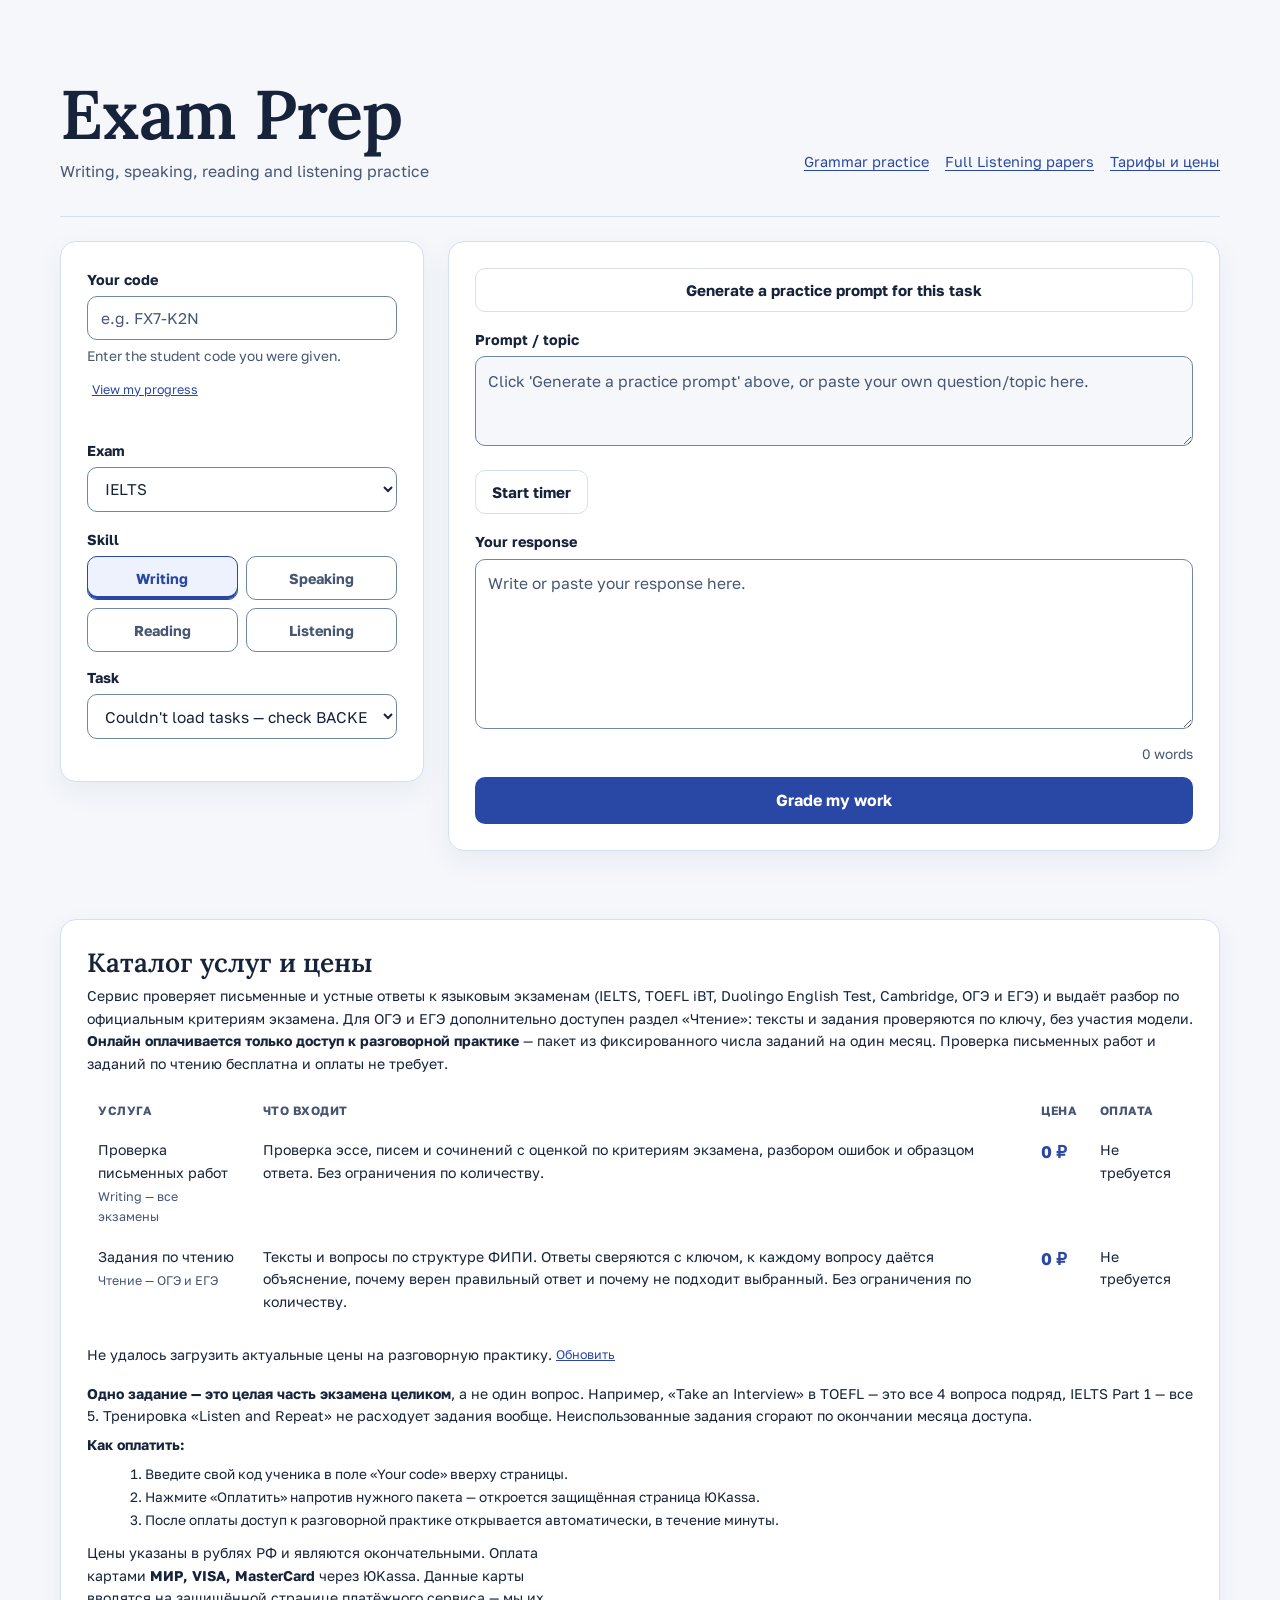
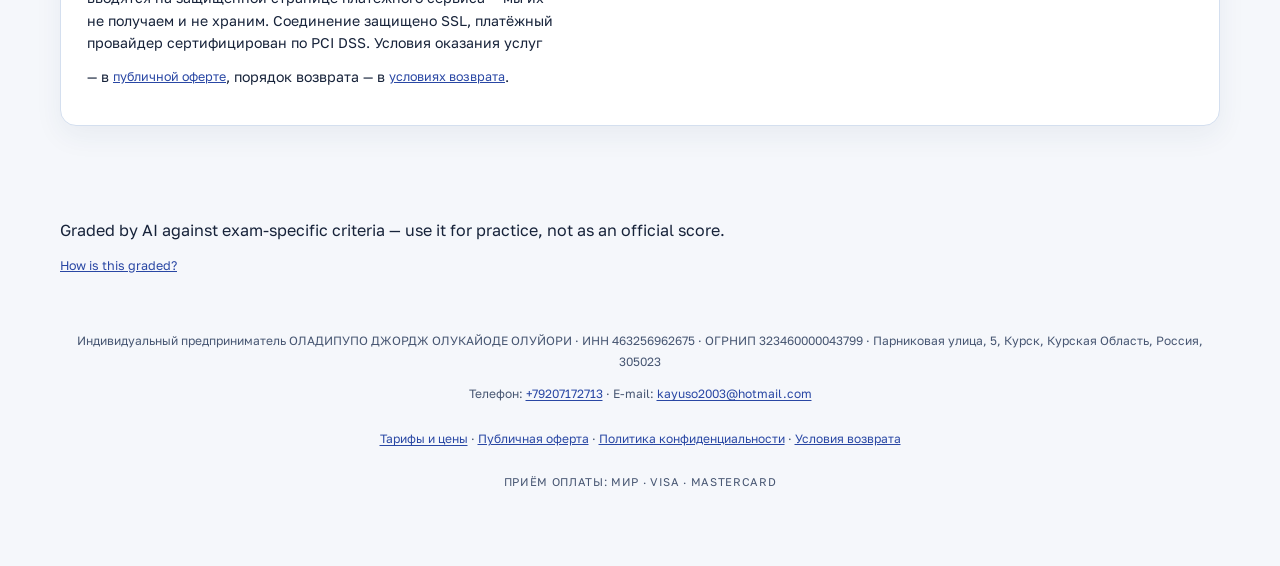
<file: index.html>
<!DOCTYPE html>
<html lang="en">
<head>
<meta charset="UTF-8">
<meta name="viewport" content="width=device-width, initial-scale=1.0">
<title>Exam Prep — Writing &amp; Speaking Practice</title>
<link rel="icon" href="favicon.svg" type="image/svg+xml">
<link rel="stylesheet" href="fonts/fonts.css">
<style>
  :root{
    --paper:#FAF7F1;
    --paper-line:#E7E0D3;
    --ink:#22283B;
    --ink-soft:#5B6178;
    --ink-faint:#8A8F9F;
    --mark-red:#C84B31;
    --mark-red-bg:#FBEDE8;
    --stamp-teal:#1F6F6B;
    --stamp-teal-bg:#E7F1EF;
    --seal-gold:#B9852E;
    --seal-gold-bg:#F7EEDC;
    --card:#FFFFFF;
    --radius:14px;
    --shadow:0 2px 10px rgba(34,40,59,0.06), 0 1px 2px rgba(34,40,59,0.05);
  }
  *{box-sizing:border-box;}
  body{
    margin:0;
    background:var(--paper);
    color:var(--ink);
    font-family:-apple-system,BlinkMacSystemFont,'Segoe UI',Roboto,Helvetica,Arial,sans-serif;
    min-height:100vh;
    padding:2rem 1rem 4rem;
  }
  .shell{max-width:760px;margin:0 auto;}
  h1,h2,h3{font-family:'Lora',serif;font-weight:600;color:var(--ink);margin:0;}
  header.top{text-align:center;margin-bottom:1.75rem;}
  header.top h1{font-size:1.9rem;letter-spacing:-0.01em;}
  header.top p{color:var(--ink-soft);margin:.35rem 0 0;font-size:.95rem;}

  .card{
    background:var(--card);
    border:1px solid var(--paper-line);
    border-radius:var(--radius);
    box-shadow:var(--shadow);
    padding:1.5rem;
    margin-bottom:1.25rem;
  }

  label{display:block;font-size:.82rem;font-weight:600;color:var(--ink-soft);margin-bottom:.35rem;}
  .hint{font-size:.78rem;color:var(--ink-faint);margin-top:.3rem;}
  input[type=text],select,textarea{
    width:100%;
    padding:.7rem .8rem;
    border:1px solid var(--paper-line);
    border-radius:10px;
    font-size:.97rem;
    font-family:inherit;
    background:#fff;
    color:var(--ink);
  }
  input[type=text]:focus,select:focus,textarea:focus{outline:2px solid var(--stamp-teal);outline-offset:1px;border-color:var(--stamp-teal);}
  textarea{min-height:170px;resize:vertical;line-height:1.55;}

  .row{display:flex;gap:1rem;flex-wrap:wrap;margin-bottom:1rem;}
  .row > div{flex:1;min-width:160px;}

  .pillgroup{display:flex;gap:.5rem;}
  .pill{
    flex:1;text-align:center;
    border:1px solid var(--paper-line);
    background:#fff;color:var(--ink-soft);
    padding:.55rem .5rem;border-radius:10px;
    font-size:.9rem;font-weight:600;cursor:pointer;
  }
  .pill.active{background:var(--stamp-teal-bg);color:var(--stamp-teal);border-color:var(--stamp-teal);}
  .prompt-box{min-height:90px;background:var(--paper);font-style:italic;}
  input[type=file]{
    width:100%;padding:.6rem;border:1px dashed var(--paper-line);border-radius:10px;
    font-size:.88rem;background:var(--paper);font-family:inherit;
  }
  #imagePreviewWrap{margin-top:.6rem;display:flex;align-items:center;gap:.75rem;}
  #imagePreview{max-width:140px;max-height:140px;border-radius:8px;border:1px solid var(--paper-line);}
  .timer-row{display:flex;align-items:center;gap:1rem;margin-top:1rem;flex-wrap:wrap;}
  #startTimerBtn{width:auto;flex-shrink:0;}
  .timer-display{
    font-family:ui-monospace,Menlo,Consolas,monospace;font-size:1.1rem;font-weight:700;
    color:var(--ink-soft);
  }
  .timer-display.warning{color:var(--mark-red);}
  textarea[readonly]{background:var(--paper);color:var(--ink-soft);cursor:not-allowed;}

  .task-meta{display:flex;gap:.75rem;flex-wrap:wrap;font-size:.8rem;color:var(--ink-soft);margin-top:.6rem;}
  .task-meta span{background:var(--paper);border:1px solid var(--paper-line);border-radius:8px;padding:.25rem .55rem;}
  .image-note{
    margin-top:.6rem;font-size:.8rem;color:var(--mark-red);
    background:var(--mark-red-bg);border-radius:8px;padding:.5rem .7rem;
  }

  button.primary{
    width:100%;background:var(--stamp-teal);color:#fff;border:none;
    padding:.85rem 1rem;border-radius:10px;font-size:1rem;font-weight:600;
    cursor:pointer;transition:background .15s;
  }
  button.primary:hover{background:#185855;}
  button.primary:disabled{opacity:.55;cursor:not-allowed;}
  button.secondary{
    width:100%;background:#fff;color:var(--ink);border:1px solid var(--paper-line);
    padding:.75rem 1rem;border-radius:10px;font-size:.95rem;font-weight:600;cursor:pointer;
  }

  .wordcount{display:flex;justify-content:flex-end;font-size:.78rem;color:var(--ink-faint);margin:.4rem 0 .75rem;}

  .loading{display:none;text-align:center;padding:1.25rem;color:var(--ink-soft);font-size:.9rem;}
  .loading.visible{display:block;}
  .spinner{
    width:26px;height:26px;margin:0 auto .6rem;border-radius:50%;
    border:3px solid var(--paper-line);border-top-color:var(--stamp-teal);
    animation:spin .8s linear infinite;
  }
  @keyframes spin{to{transform:rotate(360deg);}}

  #results{display:none;}
  #results.visible{display:block;}

  .stamp-wrap{display:flex;justify-content:center;margin-bottom:1.5rem;}
  .stamp{
    width:130px;height:130px;border-radius:50%;
    border:3px double var(--seal-gold);
    display:flex;flex-direction:column;align-items:center;justify-content:center;
    transform:rotate(-5deg);
    background:var(--seal-gold-bg);color:var(--seal-gold);
    font-family:'Lora',serif;
  }
  .stamp .num{font-size:2.1rem;font-weight:700;line-height:1;}
  .stamp .max{font-size:.78rem;font-weight:600;margin-top:.15rem;}

  .crit{margin-bottom:.7rem;}
  .crit-label{display:flex;justify-content:space-between;font-size:.85rem;color:var(--ink-soft);margin-bottom:.25rem;}
  .crit-label b{color:var(--ink);font-weight:600;}
  .bar-track{height:8px;background:var(--paper-line);border-radius:6px;overflow:hidden;}
  .bar-fill{height:100%;background:var(--stamp-teal);border-radius:6px;}

  .feedback-block{margin-top:1.25rem;}
  .feedback-block h4{font-size:.85rem;color:var(--ink-soft);margin-bottom:.5rem;font-family:inherit;font-weight:700;text-transform:uppercase;letter-spacing:.03em;}
  .correction-item, .suggestion-item{
    border-radius:8px;padding:.55rem .75rem;margin-bottom:.45rem;font-size:.92rem;
  }
  .correction-item{background:var(--mark-red-bg);border-left:3px solid var(--mark-red);color:var(--ink);}
  .correction-item .orig{color:var(--mark-red);text-decoration:line-through;}
  .error-tag{
    display:inline-block;font-size:.68rem;font-weight:700;text-transform:uppercase;letter-spacing:.02em;
    background:var(--mark-red);color:#fff;border-radius:5px;padding:.1rem .4rem;margin-right:.3rem;
  }
  .suggestion-item{background:var(--stamp-teal-bg);border-left:3px solid var(--stamp-teal);color:var(--ink);}
  .suggestion-item b{color:var(--stamp-teal);}
  .suggestion-item .example{display:block;margin-top:.3rem;font-style:italic;color:var(--ink-soft);}
  .correction-item .explain{display:block;margin-top:.25rem;font-size:.82rem;color:var(--ink-soft);}
  .crit-feedback-item{
    border-radius:8px;padding:.6rem .75rem;margin-bottom:.55rem;font-size:.88rem;
    background:var(--bg-soft, #f6f5f1);border:1px solid var(--border, #e5e1d8);
  }
  .crit-feedback-item h5{margin:0 0 .35rem;font-size:.85rem;font-weight:700;}
  .crit-feedback-item p{margin:.15rem 0;}
  .crit-feedback-item .cf-strength{color:var(--stamp-teal);}
  .crit-feedback-item .cf-weakness{color:var(--mark-red);}
  .crit-feedback-item .cf-improve{color:var(--ink);font-weight:600;}

  .backup-note{border-radius:8px;padding:.6rem .75rem;margin-top:.75rem;font-size:.88rem;background:var(--seal-gold-bg);color:var(--ink);}
  .disclaimer{font-size:.78rem;color:var(--ink-faint);text-align:center;margin-top:.5rem;}
  footer.note{text-align:center;font-size:.78rem;color:var(--ink-faint);margin-top:2rem;}
  .link-btn{
    background:none;border:none;color:var(--stamp-teal);font-size:.78rem;
    text-decoration:underline;cursor:pointer;padding:.4rem 0;font-family:inherit;
  }

  .modal-overlay{
    display:none;position:fixed;inset:0;background:rgba(34,40,59,0.55);
    align-items:center;justify-content:center;padding:1.5rem;z-index:50;
  }
  .modal-overlay.visible{display:flex;}
  .modal-box{
    background:var(--card);border-radius:var(--radius);max-width:640px;width:100%;
    max-height:85vh;overflow-y:auto;padding:2rem;position:relative;box-shadow:var(--shadow);
  }
  .modal-box h2{font-size:1.4rem;margin-bottom:.75rem;}
  .modal-box h3{font-size:1rem;margin:1.25rem 0 .6rem;}
  .modal-box p{font-size:.92rem;line-height:1.6;color:var(--ink);margin-bottom:.5rem;}
  .modal-close{
    position:absolute;top:1rem;right:1rem;background:none;border:none;
    font-size:1.5rem;line-height:1;color:var(--ink-faint);cursor:pointer;padding:.25rem;
  }
  .source-list{display:flex;flex-direction:column;gap:.6rem;}
  .source-item{font-size:.88rem;line-height:1.55;color:var(--ink);background:var(--paper);border-radius:8px;padding:.65rem .8rem;}
  .modal-footnote{font-size:.82rem;color:var(--ink-soft);margin-top:1.25rem;font-style:italic;}

  .trend-block{margin-bottom:1.25rem;}
  .trend-block h4{font-size:.85rem;color:var(--ink-soft);margin-bottom:.5rem;}
  .trend-row, .mistake-row{display:flex;align-items:center;gap:.6rem;margin-bottom:.4rem;font-size:.82rem;}
  .trend-row .trend-date{width:64px;flex-shrink:0;color:var(--ink-faint);}
  .trend-row .trend-score{width:56px;flex-shrink:0;text-align:right;font-weight:600;color:var(--ink);}
  .mistake-row .mistake-label{width:150px;flex-shrink:0;color:var(--ink);}
  .mistake-row .mistake-count{width:28px;flex-shrink:0;text-align:right;color:var(--ink-soft);}

  .markup-text{
    font-size:.92rem;line-height:1.75;color:var(--ink);background:var(--paper);
    border-radius:8px;padding:.9rem 1rem;white-space:pre-wrap;
  }
  .hl{text-decoration:underline wavy var(--mark-red);text-decoration-thickness:1.5px;text-underline-offset:3px;cursor:help;}
  .model-answer-text{
    margin-top:.75rem;font-size:.92rem;line-height:1.7;color:var(--ink);
    background:var(--stamp-teal-bg);border-left:3px solid var(--stamp-teal);
    border-radius:8px;padding:.9rem 1rem;white-space:pre-wrap;
  }

  /* --- Speaking ------------------------------------------------------- */
  .rec-panel{
    margin-top:1rem;border:1px solid var(--paper-line);border-radius:10px;
    padding:1.1rem;background:var(--paper);text-align:center;
  }
  .rec-phase{font-size:.78rem;font-weight:700;text-transform:uppercase;letter-spacing:.04em;color:var(--ink-soft);}
  .rec-clock{
    font-family:ui-monospace,Menlo,Consolas,monospace;font-size:2.1rem;font-weight:700;
    color:var(--ink);margin:.35rem 0 .15rem;line-height:1;
  }
  .rec-clock.warning{color:var(--mark-red);}
  .rec-sub{font-size:.8rem;color:var(--ink-faint);margin-bottom:.9rem;}
  .rec-actions{display:flex;gap:.6rem;justify-content:center;flex-wrap:wrap;}
  .rec-actions button{width:auto;min-width:150px;}
  .rec-live{display:inline-flex;align-items:center;gap:.45rem;color:var(--mark-red);font-weight:700;font-size:.82rem;text-transform:uppercase;letter-spacing:.04em;}
  .rec-dot{width:11px;height:11px;border-radius:50%;background:var(--mark-red);animation:recpulse 1.1s ease-in-out infinite;}
  @keyframes recpulse{0%,100%{opacity:1;transform:scale(1);}50%{opacity:.35;transform:scale(.8);}}
  @media (prefers-reduced-motion:reduce){
    .rec-dot{animation:none;}
    .spinner{animation:none;}
  }
  .rec-meter{height:6px;background:var(--paper-line);border-radius:6px;overflow:hidden;margin:.75rem auto 0;max-width:320px;}
  .rec-meter-fill{height:100%;background:var(--mark-red);border-radius:6px;width:0%;transition:width .25s linear;}
  .rec-error{
    margin-top:.7rem;font-size:.83rem;color:var(--mark-red);
    background:var(--mark-red-bg);border-radius:8px;padding:.55rem .75rem;text-align:left;
  }
  audio{width:100%;margin-top:.5rem;}

  .transcript-box{
    margin-top:1rem;background:#fff;border:1px solid var(--paper-line);
    border-radius:10px;padding:.9rem 1rem;
  }
  .transcript-box h4{
    font-size:.78rem;font-weight:700;text-transform:uppercase;letter-spacing:.03em;
    color:var(--ink-soft);margin:0 0 .4rem;font-family:inherit;
  }
  .transcript-text{
    font-size:.93rem;line-height:1.6;color:var(--ink);white-space:pre-wrap;
    background:var(--paper);border-radius:8px;padding:.7rem .85rem;max-height:220px;overflow-y:auto;
  }

  .paywall{
    margin-top:1rem;border:1px solid var(--seal-gold);background:var(--seal-gold-bg);
    border-radius:10px;padding:1.25rem;text-align:center;
  }
  .paywall h3{font-size:1.05rem;color:var(--seal-gold);margin-bottom:.4rem;}
  .paywall p{font-size:.9rem;color:var(--ink);margin:.35rem 0;line-height:1.55;}
  .paywall button{width:auto;min-width:180px;margin-top:.75rem;}
  .access-note{
    margin-top:.6rem;font-size:.8rem;color:var(--stamp-teal);
    background:var(--stamp-teal-bg);border-radius:8px;padding:.45rem .7rem;text-align:center;
  }

  /* --- Фотография к заданию ------------------------------------------- */
  .photo-gen{display:flex;align-items:center;gap:.6rem;flex-wrap:wrap;margin-bottom:.6rem;}
  .photo-gen button{width:auto;min-width:0;margin:0;}
  .photo-gen-status{font-size:.8rem;color:var(--muted);}
  #generatedPhotoWrap{margin:.6rem 0 .9rem;}
  #generatedPhoto{
    max-width:100%;border-radius:10px;border:1px solid var(--rule);display:block;
  }

  /* --- Тарифы --------------------------------------------------------- */
  .paywall-lead{max-width:46ch;margin-inline:auto;}
  .paywall-reason{
    color:var(--seal-gold);font-weight:600;
    background:rgba(0,0,0,.03);border-radius:8px;padding:.4rem .6rem;
  }
  .plan-grid{
    display:grid;grid-template-columns:repeat(auto-fit,minmax(180px,1fr));
    gap:.75rem;margin:1rem 0 .5rem;
  }
  .plan-card{
    background:var(--card);border:1px solid var(--rule);border-radius:10px;
    padding:1rem .85rem;display:flex;flex-direction:column;gap:.15rem;align-items:center;
  }
  .plan-card-featured{border-color:var(--seal-gold);box-shadow:0 0 0 1px var(--seal-gold) inset;}
  .plan-attempts{font-size:.85rem;color:var(--muted);text-transform:uppercase;letter-spacing:.04em;}
  .plan-price{font-size:1.7rem;font-weight:700;color:var(--ink);line-height:1.1;}
  .plan-period{font-size:.8rem;color:var(--muted);}
  .plan-unit{font-size:.75rem;color:var(--muted);margin-bottom:.5rem;}
  .plan-card .plan-buy{width:100%;min-width:0;margin-top:auto;}
  .plan-hint{font-size:.8rem;color:var(--muted);}

  /* --- Публичный каталог услуг и цен ---------------------------------
     ЮKassa проверяет сайт глазами: прайс должен быть виден сразу, без кода
     ученика и без захода в платный раздел. Карточки тарифов внутри paywall
     этого не дают — они скрыты до момента, когда студент упрётся в оплату. */
  .top-pricing-link{margin-top:.5rem;font-size:.8rem;}
  .top-pricing-link a{color:var(--muted);}
  .price-card{margin-top:1.5rem;}
  .price-card h2{font-family:'Lora',serif;font-size:1.3rem;margin-bottom:.4rem;}
  .price-card p{font-size:.88rem;line-height:1.6;color:var(--ink);margin:.4rem 0;}
  .price-table-wrap{overflow-x:auto;margin:1rem 0 .6rem;}
  .price-table{width:100%;border-collapse:collapse;font-size:.88rem;min-width:520px;}
  .price-table th,.price-table td{
    border:1px solid var(--rule);padding:.6rem .7rem;text-align:left;vertical-align:top;
  }
  .price-table th{
    background:var(--card);font-size:.75rem;text-transform:uppercase;
    letter-spacing:.04em;color:var(--ink-soft);font-weight:700;
  }
  .price-table .price-value{white-space:nowrap;font-weight:700;font-size:1.05rem;}
  .price-table .price-free{color:var(--stamp-teal);}
  .price-table td .price-buy{width:auto;min-width:0;margin:0;padding:.4rem .8rem;font-size:.8rem;}
  .price-sub{font-size:.78rem;color:var(--muted);margin-top:.15rem;}
  .price-steps{font-size:.85rem;line-height:1.7;color:var(--ink);margin:.4rem 0 .4rem 1.1rem;}
  .plan-unit-note{
    font-size:.82rem;line-height:1.65;color:var(--ink);text-align:left;
    background:var(--card);border:1px solid var(--rule);border-radius:10px;
    padding:.7rem .9rem;margin:.6rem 0;
  }

  /* Раскрывающийся блок: честные ожидания читают те, кому это важно, а
     остальным он не мешает принять решение. */
  .expect-box{
    text-align:left;margin:1rem 0 .75rem;border:1px solid var(--rule);
    border-radius:10px;background:var(--card);
  }
  .expect-box summary{
    cursor:pointer;padding:.7rem .9rem;font-size:.88rem;font-weight:600;color:var(--ink);
  }
  .expect-box[open] summary{border-bottom:1px solid var(--rule);}
  .expect-body{padding:.8rem .9rem;font-size:.85rem;line-height:1.6;color:var(--ink);}
  .expect-body ul{margin:.3rem 0 .8rem 1.1rem;}
  .expect-body li{margin:.3rem 0;}
  .expect-promise{
    margin-top:.6rem;padding-top:.6rem;border-top:1px solid var(--rule);color:var(--stamp-teal);
  }
  .pay-methods{font-size:.78rem;color:var(--muted);max-width:52ch;margin-inline:auto;}

  /* --- Футер и юридические документы ---------------------------------- */
  .site-footer{margin-top:2rem;}
  .footer-legal{
    margin-top:1rem;padding-top:1rem;border-top:1px solid var(--rule);
    font-size:.75rem;color:var(--muted);line-height:1.7;text-align:center;
  }
  .footer-legal a{color:var(--muted);}
  .footer-links{margin:.35rem 0;}
  .footer-links .link-btn{font-size:.75rem;}
  .footer-pay{letter-spacing:.06em;text-transform:uppercase;font-size:.7rem;}
  #legalContent h2{font-size:1.1rem;margin-bottom:.6rem;}
  #legalContent h3{font-size:.92rem;margin:1rem 0 .3rem;color:var(--ink);}
  #legalContent p,#legalContent li{font-size:.85rem;line-height:1.65;color:var(--ink);}
  #legalContent ul{margin:.3rem 0 .3rem 1.1rem;}
  #legalContent .legal-meta{font-size:.75rem;color:var(--muted);margin-bottom:.8rem;}
  .pill-disabled{opacity:.45;cursor:not-allowed;}
</style>
<link rel="stylesheet" href="ui.css">
</head>
<body class="exam-ui writing-page">
<div class="shell">

  <header class="top">
    <div>
      <h1>Exam Prep</h1>
      <p>Writing, speaking, reading and listening practice</p>
    </div>
    <nav class="top-links" aria-label="More from Exam Prep">
      <a href="grammar.html">Grammar practice</a>
      <a href="listening.html">Full Listening papers</a>
      <a href="#pricing">Тарифы и цены</a>
    </nav>
  </header>

  <section class="card" id="practiceSettings" aria-label="Practice settings">
    <div class="row">
      <div>
        <label for="studentCode">Your code</label>
        <input type="text" id="studentCode" placeholder="e.g. FX7-K2N">
        <p class="hint">Enter the student code you were given. <button type="button" class="link-btn" id="viewProgressBtn" style="margin-left:.3rem">View my progress</button></p>
      </div>
      <div>
        <label for="examSelect">Exam</label>
        <select id="examSelect"></select>
      </div>
    </div>
    <div class="row">
      <div>
        <label id="skillLabel">Skill</label>
        <div class="pillgroup" role="group" aria-labelledby="skillLabel">
          <button type="button" class="pill active" data-skill="writing" aria-pressed="true">Writing</button>
          <button type="button" class="pill" data-skill="speaking" aria-pressed="false">Speaking</button>
          <button type="button" class="pill" data-skill="reading">Reading</button>
          <button type="button" class="pill" data-skill="listening">Listening</button>
        </div>
      </div>
      <div id="taskSelectWrap">
        <label for="taskSelect">Task</label>
        <select id="taskSelect"></select>
      </div>
    </div>
    <div class="task-meta" id="taskMeta"></div>
  </section>

  <section class="card" id="workspaceSection">
    <button class="secondary" id="generateBtn">Generate a practice prompt for this task</button>

    <div id="promptWrap">
      <label for="promptText" style="margin-top:1rem">Prompt / topic</label>
      <textarea id="promptText" class="prompt-box" placeholder="Click 'Generate a practice prompt' above, or paste your own question/topic here."></textarea>
    </div>

    <!-- Listening tasks keep the text off screen: hearing it is the whole task. -->
    <div id="promptHiddenNote" class="access-note" style="display:none;margin-top:1rem"></div>

    <div id="imageUploadWrap" style="display:none;margin-top:1rem">
      <div class="photo-gen">
        <button type="button" class="secondary" id="generatePhotoBtn">Generate the photo for this task</button>
        <span class="photo-gen-status" id="photoStatus"></span>
      </div>
      <div id="generatedPhotoWrap" style="display:none">
        <img id="generatedPhoto" alt="Photo generated for this task">
        <p class="image-note">Сгенерированная фотография для тренировки. На реальном экзамене вы увидите настоящий снимок.</p>
      </div>
      <label for="imageInput">Upload a photo (optional — if you have the real image for this task)</label>
      <input type="file" id="imageInput" accept="image/*">
      <div id="imagePreviewWrap" style="display:none">
        <img id="imagePreview" alt="Uploaded photo preview">
        <button type="button" class="link-btn" id="removeImageBtn">Remove image</button>
      </div>
    </div>

    <!-- Writing: unchanged textarea flow. -->
    <div id="writingPane">
      <div class="timer-row">
        <button type="button" class="secondary" id="startTimerBtn">Start timer</button>
        <span class="timer-display" id="timerDisplay"></span>
      </div>

      <label for="essayText" style="margin-top:1rem">Your response</label>
      <textarea id="essayText" placeholder="Write or paste your response here."></textarea>
      <div class="wordcount"><span id="wordCount">0 words</span></div>
      <button class="primary" id="gradeBtn">Grade my work</button>
    </div>

    <!-- Speaking: recording flow, swapped in by the skill pills. -->
    <div id="speakingPane" style="display:none">

      <div class="paywall" id="speakingPaywall" style="display:none">
        <h3>Разговорная практика — платный раздел</h3>
        <p class="paywall-lead">Письменная часть и задания по чтению остаются бесплатными и без ограничений. В разговорной вы записываете устный ответ, получаете расшифровку и разбор по критериям вашего экзамена.</p>
        <p id="paywallReason" class="paywall-reason"></p>

        <div class="plan-grid" id="planGrid"></div>
        <p class="plan-hint" id="planHint"></p>

        <p class="plan-unit-note">
          Одно задание — это <strong>целая часть экзамена целиком</strong>, а не один вопрос.
          Например, «Take an Interview» в TOEFL — это все 4 вопроса подряд, а Part 1 в IELTS —
          все 5. Полный разговорный раздел TOEFL укладывается в 2 задания.
          <br>
          Тренировка «Listen and Repeat» <strong>не расходует задания вообще</strong> — она
          проверяется сравнением с исходным предложением, а не моделью, поэтому её можно
          повторять сколько угодно.
        </p>

        <!-- Честно о том, что это такое. Обещать больше, чем система реально измеряет,
             значит однажды объяснять ученику, почему оценка не совпала с настоящей. -->
        <details class="expect-box">
          <summary>Что вы получите — и чего эта система не делает</summary>
          <div class="expect-body">
            <p><strong>Что вы действительно получаете:</strong></p>
            <ul>
              <li>Задания в формате вашего экзамена, с реальными лимитами времени на подготовку и ответ.</li>
              <li>Полную расшифровку вашего ответа — видно, что вы сказали на самом деле, а не как вам показалось.</li>
              <li>Оценку по официальным критериям экзамена, с объяснением по каждому критерию и конкретными формулировками, которые стоит исправить.</li>
              <li>Возможность повторять одно и то же задание столько раз, сколько нужно, без неловкости перед живым человеком.</li>
            </ul>
            <p><strong>Чего мы не делаем, и не будем делать вид, что делаем:</strong></p>
            <ul>
              <li>Это <em>не</em> официальный балл. Настоящую оценку ставит только экзаменационный центр. Здесь — тренировка и ориентир.</li>
              <li>Произношение оценивается по темпу речи, паузам и общему впечатлению модели, а не пофонемно. Это полезный сигнал, но не фонетическая экспертиза.</li>
              <li>Алгоритм DET закрыт производителем, поэтому оценка по нему — приближение по опубликованным критериям.</li>
              <li>Живой экзаменатор слышит то, чего не слышит модель. Это тренировка, а не оценка экзаменатора.</li>
            </ul>
            <p class="expect-promise">Если раздел не заработал так, как здесь описано, напишите нам — разберёмся и вернём деньги за неиспользованные ответы. Условия возврата — в оферте внизу страницы.</p>
          </div>
        </details>

        <p class="pay-methods">Оплата картами <strong>МИР, VISA, MasterCard</strong> через ЮKassa. Данные карты вводятся на защищённой странице платёжного сервиса — мы их не получаем и не храним. Соединение защищено SSL, платёжный провайдер сертифицирован по PCI DSS.</p>
      </div>

      <div id="speakingWorkspace" style="display:none">
        <div class="access-note" id="accessNote" style="display:none"></div>

        <div class="rec-panel" id="recPanel">
          <div class="rec-phase" id="recPhase">Ready</div>
          <div class="rec-clock" id="recClock">0:00</div>
          <div class="rec-sub" id="recSub"></div>
          <div class="rec-meter" id="recMeter" style="display:none"><div class="rec-meter-fill" id="recMeterFill"></div></div>
          <div class="rec-actions" id="recActions"></div>
          <audio id="recPlayback" controls style="display:none"></audio>
          <div class="rec-error" id="recError" style="display:none"></div>
        </div>

        <div class="transcript-box" id="transcriptBox" style="display:none">
          <h4>What we heard — check this before grading</h4>
          <div class="transcript-text" id="transcriptText"></div>
          <p class="hint">Transcription isn't perfect. A few wrong words won't change your score much — grading looks at your ideas, grammar, and fluency, not at individual transcription slips. Re-record if whole sentences are missing or garbled.</p>
          <button class="primary" id="gradeTranscriptBtn" style="margin-top:.75rem">Grade this transcript</button>
        </div>
      </div>
    </div>

  </section>


  <section class="card" id="progressSection" style="display:none">
    <div style="display:flex;justify-content:space-between;align-items:center;margin-bottom:1rem">
      <h2 style="font-family:'Lora',serif;font-size:1.3rem">Your Progress</h2>
      <button type="button" class="link-btn" id="backToPracticeBtn">Back to practice</button>
    </div>
    <div id="progressContent"></div>
  </section>

  <div class="loading" id="loading">
    <div class="spinner"></div>
    <span id="loadingText">Working on it...</span>
  </div>

  <section class="card" id="results">
    <div class="stamp-wrap">
      <div class="stamp">
        <div class="num" id="stampNum">-</div>
        <div class="max" id="stampMax">/ -</div>
      </div>
    </div>
    <div id="criteriaList"></div>
    <p class="backup-note" id="backupNote" hidden>The backup examiner marked this answer. Its scores have not been compared with a teacher's marks yet, so take the score as a rough guide.</p>
    <p class="disclaimer" id="disclaimer"></p>
    <div class="feedback-block" id="criteriaFeedbackBlock" style="display:none">
      <h4>How You Did, Criterion by Criterion</h4>
      <div id="criteriaFeedbackList"></div>
    </div>
    <div class="feedback-block" id="markupBlock" style="display:none">
      <h4>Your Response, Marked Up</h4>
      <div class="markup-text" id="markupText"></div>
    </div>
    <div class="feedback-block" id="correctionsBlock" style="display:none">
      <h4>Corrections</h4>
      <div id="correctionsList"></div>
    </div>
    <div class="feedback-block" id="suggestionsBlock" style="display:none">
      <h4>Suggestions</h4>
      <div id="suggestionsList"></div>
    </div>
    <div class="feedback-block" id="modelAnswerBlock" style="display:none">
      <h4>Model Answer</h4>
      <button type="button" class="secondary" id="showModelAnswerBtn">Show me a model answer</button>
      <p class="modal-footnote" style="margin-top:.4rem">An AI-written example for this exact prompt — useful for seeing what "good" looks like, not something to copy.</p>
      <div class="model-answer-text" id="modelAnswerText" style="display:none"></div>
    </div>
  </section>

  <!-- Каталог услуг с фиксированными ценами. Виден всем и всегда: без него
       заявку на эквайринг возвращают («на сайте не представлен каталог
       товаров или услуг»). Цены подставляются из /plans, чтобы экран и
       платёж считались из одного места. -->
  <section class="card price-card" id="pricingSection">
    <h2 id="pricing">Каталог услуг и цены</h2>
    <p>
      Сервис проверяет письменные и устные ответы к языковым экзаменам (IELTS, TOEFL iBT,
      Duolingo English Test, Cambridge, ОГЭ и ЕГЭ) и выдаёт разбор по официальным критериям
      экзамена. Для ОГЭ и ЕГЭ дополнительно доступен раздел «Чтение»: тексты и задания
      проверяются по ключу, без участия модели. <strong>Онлайн оплачивается только доступ
      к разговорной практике</strong> — пакет из фиксированного числа заданий на один месяц.
      Проверка письменных работ и заданий по чтению бесплатна и оплаты не требует.
    </p>

    <div class="price-table-wrap">
      <table class="price-table">
        <thead>
          <tr>
            <th>Услуга</th>
            <th>Что входит</th>
            <th>Цена</th>
            <th>Оплата</th>
          </tr>
        </thead>
        <tbody id="priceRows"></tbody>
      </table>
    </div>

    <p class="price-sub" id="priceStatus"></p>

    <p><strong>Одно задание — это целая часть экзамена целиком</strong>, а не один вопрос.
      Например, «Take an Interview» в TOEFL — это все 4 вопроса подряд, IELTS Part 1 — все 5.
      Тренировка «Listen and Repeat» не расходует задания вообще.
      Неиспользованные задания сгорают по окончании месяца доступа.</p>

    <p><strong>Как оплатить:</strong></p>
    <ol class="price-steps">
      <li>Введите свой код ученика в поле «Your code» вверху страницы.</li>
      <li>Нажмите «Оплатить» напротив нужного пакета — откроется защищённая страница ЮKassa.</li>
      <li>После оплаты доступ к разговорной практике открывается автоматически, в течение минуты.</li>
    </ol>

    <p class="pay-methods" style="margin:.6rem 0 0;text-align:left">
      Цены указаны в рублях РФ и являются окончательными. Оплата картами
      <strong>МИР, VISA, MasterCard</strong> через ЮKassa. Данные карты вводятся на защищённой
      странице платёжного сервиса — мы их не получаем и не храним. Соединение защищено SSL,
      платёжный провайдер сертифицирован по PCI DSS. Условия оказания услуг — в
      <button class="link-btn" type="button" data-legal="offer">публичной оферте</button>,
      порядок возврата — в <button class="link-btn" type="button" data-legal="refund">условиях возврата</button>.
    </p>
  </section>

  <footer class="site-footer">
    <p class="note">
      Graded by AI against exam-specific criteria — use it for practice, not as an official score.<br>
      <button class="link-btn" id="howWeGradeBtn" type="button">How is this graded?</button>
    </p>

    <!-- Реквизиты и документы. ЮKassa проверяет их наличие при подключении
         интернет-эквайринга, и без них заявку не одобрят. Значения подставляются
         из MERCHANT в скрипте ниже — заполните их там, в одном месте. -->
    <div class="footer-legal">
      <p class="footer-req" id="footerRequisites"></p>
      <p class="footer-contacts" id="footerContacts"></p>
      <p class="footer-links">
        <a href="#pricing">Тарифы и цены</a> ·
        <button class="link-btn" type="button" data-legal="offer">Публичная оферта</button> ·
        <button class="link-btn" type="button" data-legal="privacy">Политика конфиденциальности</button> ·
        <button class="link-btn" type="button" data-legal="refund">Условия возврата</button>
      </p>
      <p class="footer-pay">Приём оплаты: МИР · VISA · MasterCard</p>
    </div>
  </footer>

  <div class="modal-overlay" id="legalOverlay">
    <div class="modal-box">
      <button class="modal-close" id="closeLegalModal" type="button" aria-label="Закрыть">&times;</button>
      <div id="legalContent"></div>
    </div>
  </div>

  <div class="modal-overlay" id="gradeModalOverlay">
    <div class="modal-box">
      <button class="modal-close" id="closeGradeModal" type="button" aria-label="Close">&times;</button>
      <h2>How scoring works</h2>
      <p>Every response here is read and scored by Claude (Anthropic's AI) — but it isn't grading freely. For each exam, it's instructed to follow specific scoring criteria sourced from real exam materials, not its own general sense of "good writing."</p>

      <h3>Where each rubric comes from</h3>
      <div class="source-list">
        <div class="source-item"><b>IELTS</b> — IELTS's own band descriptor framework: Task Achievement / Task Response, Coherence and Cohesion, Lexical Resource, and Grammatical Range and Accuracy.</div>
        <div class="source-item"><b>TOEFL iBT</b> — ETS's official scoring criteria for the current TOEFL format (the Write an Email / Academic Discussion and Listen and Repeat / Take an Interview tasks introduced in January 2026).</div>
        <div class="source-item"><b>Duolingo English Test</b> — Duolingo's own published scoring dimensions: Content, Discourse Coherence, Grammar, and Lexis. DET's full scoring algorithm is proprietary and undisclosed, so practice scores here are our best grounded approximation, not an official DET prediction.</div>
        <div class="source-item"><b>Cambridge FCE, CAE, CPE, PET, KET</b> — Cambridge Assessment English's official Handbook for Teachers for each individual level, including examiner guidance on common mistakes.</div>
        <div class="source-item"><b>ОГЭ and ЕГЭ</b> — FIPI's official current exam specification and demo version (демоверсия) for the Russian state exams.</div>
      </div>

      <p class="modal-footnote">Every rubric above has been reviewed and approved by Kay, an experienced English teacher across these exams — not generated by AI guesswork. This explains our methodology; it isn't a guarantee of your real exam score, but it's grounded in the same standards real examiners use.</p>
    </div>
  </div>
</div>

<script>
// *** UPDATE THIS after deploying the Worker (see README) — trailing slash is fine, it gets stripped automatically ***
const BACKEND_URL = "https://exam-scorer.kayuso2011.workers.dev/".replace(/\/+$/, "");

// *** Set this once YooKassa is live — the checkout link students are sent to. ***
// Left empty until then, which hides the Subscribe button and leaves the paywall
// telling students to contact their teacher instead.
/* ============================================================================
   ЗАПОЛНИТЕ ЭТО ПЕРЕД ПОДКЛЮЧЕНИЕМ ЮKASSA
   ----------------------------------------------------------------------------
   Шесть полей ниже — единственное, что нужно вписать руками. Они попадают в
   футер, в оферту и в политику конфиденциальности сразу, поэтому менять их
   нужно только здесь.

   ЮKassa проверяет наличие этих данных на сайте при рассмотрении заявки на
   интернет-эквайринг. Пока в полях стоит "___", заявку почти наверняка вернут.
   ============================================================================ */
const MERCHANT = {
  legalName: "Индивидуальный предприниматель ОЛАДИПУПО ДЖОРДЖ ОЛУКАЙОДЕ ОЛУЙОРИ",   // как в свидетельстве: ИП Фамилия Имя Отчество
  inn: "463256962675",                                        // ИНН
  ogrnip: "323460000043799",                                     // ОГРНИП
  address: "Парниковая улица, 5, Курск, Курская Область, Россия, 305023",                                    // адрес регистрации
  phone: "+79207172713",                                      // телефон для связи, в формате +7 ...
  email: "kayuso2003@hotmail.com",                                      // почта для связи
};

// Ссылка на внешнюю страницу оплаты. Пусто = оплата идёт через /payments/create,
// то есть через ЮKassa напрямую. Оставьте пустым, если не знаете, зачем менять.
const SPEAKING_PAYMENT_URL = "";

function merchantIsConfigured() {
  return Object.values(MERCHANT).every((v) => v && !String(v).includes("___"));
}

/* Юридические документы. Это рабочие черновики, покрывающие то, что ЮKassa
   ожидает увидеть, — но они не проверены юристом, а вы продаёте реальную услугу
   реальным людям. Прочитайте их и при необходимости поправьте под себя. */
const LEGAL_DOCS = {
  offer: {
    title: "Публичная оферта",
    html: `
      <p class="legal-meta">Редакция от ${new Date().toISOString().slice(0, 10)}</p>
      <p>Настоящий документ является публичной офертой ${MERCHANT.legalName} (ИНН ${MERCHANT.inn}, ОГРНИП ${MERCHANT.ogrnip}), далее — «Исполнитель», и содержит условия оказания услуг сервиса подготовки к языковым экзаменам, далее — «Сервис».</p>

      <h3>1. Предмет</h3>
      <p>Исполнитель предоставляет доступ к Сервису для самостоятельной подготовки к экзаменам по английскому языку. Письменная часть и задания по чтению (ОГЭ, ЕГЭ) предоставляются бесплатно и без ограничения по количеству попыток. Разговорная часть предоставляется на платной основе пакетами проверенных устных ответов.</p>

      <h3>2. Что входит в оплаченный пакет</h3>
      <p>Пакет включает фиксированное количество проверенных устных ответов («ответов») и срок, в течение которого их можно использовать. Количество и стоимость указаны на странице оплаты в рублях. Один ответ расходуется в момент, когда запись успешно расшифрована и передана на проверку. Если запись не содержит распознаваемой речи, ответ не расходуется.</p>

      <h3>3. Характер оценки</h3>
      <p>Оценка формируется автоматически на основании критериев соответствующего экзамена и носит учебный характер. Она <strong>не является</strong> официальным результатом экзамена и не может использоваться как таковой. Официальную оценку выставляет только экзаменационный центр.</p><p>В заданиях по чтению ответы сверяются с ключом, без участия языковой модели; показывается количество верных ответов. Перевод первичных баллов в тестовые (ЕГЭ) и в отметку (ОГЭ) публикуется Рособрнадзором отдельно и ежегодно меняется, поэтому Сервис такой перевод не выполняет и итоговый балл экзамена не прогнозирует.</p>

      <h3>4. Оплата</h3>
      <p>Оплата производится банковской картой через платёжный сервис ЮKassa. Исполнитель не получает и не хранит данные карты. Доступ открывается автоматически после подтверждения платежа платёжным сервисом.</p>

      <h3>5. Возврат</h3>
      <p>Условия возврата приведены в отдельном документе «Условия возврата» и являются неотъемлемой частью настоящей оферты.</p>

      <h3>6. Ограничения</h3>
      <p>Доступ предоставляется одному пользователю по персональному коду. Передача кода третьим лицам является основанием для прекращения доступа без возврата средств за использованные ответы.</p>

      <h3>7. Реквизиты</h3>
      <p>${MERCHANT.legalName}<br>ИНН ${MERCHANT.inn}<br>ОГРНИП ${MERCHANT.ogrnip}<br>Адрес: ${MERCHANT.address}<br>Телефон: ${MERCHANT.phone}<br>Электронная почта: ${MERCHANT.email}</p>
    `,
  },
  privacy: {
    title: "Политика конфиденциальности и обработки персональных данных",
    html: `
      <p class="legal-meta">Редакция от ${new Date().toISOString().slice(0, 10)}</p>
      <p>Оператор персональных данных: ${MERCHANT.legalName}, ИНН ${MERCHANT.inn}, адрес: ${MERCHANT.address}.</p>

      <h3>1. Какие данные обрабатываются</h3>
      <ul>
        <li>Код ученика и имя, под которым он записан.</li>
        <li>Тексты ваших письменных работ и расшифровки устных ответов.</li>
        <li>Аудиозаписи ваших устных ответов — на время, необходимое для расшифровки.</li>
        <li>История проверок и выставленных оценок.</li>
        <li>Идентификатор платежа, полученный от платёжного сервиса. Данные банковской карты Оператору не передаются.</li>
      </ul>

      <h3>2. Зачем</h3>
      <p>Исключительно для оказания услуги: проверки работ, отображения вашей истории и подтверждения оплаченного доступа.</p>

      <h3>3. Кому передаются</h3>
      <p>Тексты и расшифровки передаются поставщикам моделей искусственного интеллекта для формирования оценки. Данные платежа обрабатываются ЮKassa. Оператор не продаёт персональные данные и не передаёт их для рекламных целей.</p>

      <h3>4. Сроки</h3>
      <p>История проверок хранится, пока действует ваш учебный доступ. Аудиозапись не сохраняется после получения расшифровки.</p>

      <h3>5. Ваши права</h3>
      <p>Вы вправе запросить сведения об обрабатываемых данных, их исправление или удаление, а также отозвать согласие на обработку, направив запрос на ${MERCHANT.email}. Отзыв согласия влечёт прекращение оказания услуги.</p>

      <h3>6. Cookie и хранение в браузере</h3>
      <p>Сервис сохраняет в вашем браузере код ученика и аудиозаписи заданий, которые вы уже прослушали, — чтобы не запрашивать их повторно. Эти данные остаются на вашем устройстве и Оператору не передаются.</p>
    `,
  },
  refund: {
    title: "Условия возврата",
    html: `
      <p class="legal-meta">Редакция от ${new Date().toISOString().slice(0, 10)}</p>
      <h3>Как оказывается услуга</h3>
      <p>Услуга оказывается в электронном виде. Доступ открывается сразу после подтверждения оплаты — доставка не требуется, географических ограничений нет.</p>

      <h3>Когда можно вернуть деньги</h3>
      <ul>
        <li><strong>Ответы не использованы.</strong> Если вы не израсходовали ни одного ответа из пакета, возврат производится в полном объёме.</li>
        <li><strong>Пакет использован частично.</strong> Возвращается стоимость неиспользованных ответов, рассчитанная пропорционально.</li>
        <li><strong>Сервис не работал.</strong> Если из-за технической неисправности на нашей стороне вы не смогли воспользоваться оплаченными ответами, возвращается полная стоимость независимо от расхода.</li>
      </ul>

      <h3>Что не подлежит возврату</h3>
      <p>Несогласие с автоматической оценкой само по себе не является основанием для возврата: услуга состоит в проверке и разборе ответа, а не в получении определённого балла. Если вы считаете оценку ошибочной, напишите нам — мы разберём работу вручную.</p>

      <h3>Как запросить</h3>
      <p>Напишите на ${MERCHANT.email} или по телефону ${MERCHANT.phone}, указав код ученика и дату оплаты. Ответ — в течение 3 рабочих дней. Возврат производится тем же способом, которым была произведена оплата, в срок до 10 рабочих дней.</p>

      <h3>Реквизиты</h3>
      <p>${MERCHANT.legalName}<br>ИНН ${MERCHANT.inn}<br>ОГРНИП ${MERCHANT.ogrnip}<br>${MERCHANT.address}</p>
    `,
  },
};

const EXAM_GROUPS = [
  { label: "International", exams: ["ielts", "toefl", "det"] },
  { label: "Cambridge", exams: ["fce", "cae", "cpe", "pet", "ket"] },
  { label: "Russian state exams", exams: ["oge", "ege"] }
];
// Local fallback labels in case /exams hasn't loaded yet (e.g. cold start).
const FALLBACK_LABELS = {
  ielts: "IELTS", toefl: "TOEFL iBT", det: "Duolingo English Test",
  fce: "Cambridge FCE (B2 First)", cae: "Cambridge CAE (C1 Advanced)", cpe: "Cambridge CPE (C2 Proficiency)",
  pet: "Cambridge PET (B1 Preliminary)", ket: "Cambridge KET (A2 Key)",
  oge: "ОГЭ (Russian state, grade 9)", ege: "ЕГЭ (Russian state, grade 11)"
};

let currentSkill = "writing";
let lastResultContext = null;
let currentGeneratedTask = null;
let taskListVersion = 0;
let taskSelectionVersion = 0;

const examSelect = document.getElementById("examSelect");
const taskSelect = document.getElementById("taskSelect");
const taskMeta = document.getElementById("taskMeta");
const studentCodeInput = document.getElementById("studentCode");

studentCodeInput.value = localStorage.getItem("examPrepStudentCode") || "";
studentCodeInput.addEventListener("change", () => {
  localStorage.setItem("examPrepStudentCode", studentCodeInput.value.trim());
  // A different code may have different speaking access, so re-check rather than
  // leaving a stale paywall (or a stale unlocked state) on screen.
  speakingAccess = null;
  if (currentSkill === "speaking") refreshSpeakingAccess();
});

function populateExamSelect(labels) {
  const selected = examSelect.value;
  examSelect.innerHTML = "";
  EXAM_GROUPS.forEach(group => {
    const og = document.createElement("optgroup");
    og.label = group.label;
    group.exams.forEach(key => {
      const opt = document.createElement("option");
      opt.value = key;
      opt.textContent = labels[key] || key;
      og.appendChild(opt);
    });
    examSelect.appendChild(og);
  });
  if (selected) examSelect.value = selected;
}

async function loadExams() {
  populateExamSelect(FALLBACK_LABELS);
  try {
    const res = await fetch(`${BACKEND_URL}/exams`);
    const data = await res.json();
    if (data.exams) populateExamSelect(data.exams);
    if (Array.isArray(data.sectionExams)) sectionExams = data.sectionExams;
  } catch (e) { /* fallback labels already shown */ }
  syncReadingPill();
  await loadTasks();
}

// Only ОГЭ and ЕГЭ have an objectively-marked reading section today. Offering the tab
// for the others would hand a student the raw validation error from the Worker, in
// English, in a Russian interface - which is exactly what it did before this existed.
// Used only if /exams cannot be read; the Worker's own list (EXAM_SECTIONS) replaces it. Kept in
// step with that list (2026-11-05), so an offline load does not switch off Reading for most exams.
let sectionExams = ["fce", "cae", "cpe", "pet", "ket", "ielts", "toefl", "ege", "oge", "sat"];
// Exams that have a Reading section but no Listening one. The Worker's /exams reply does
// not say which skills each exam has, so this is the one place the page states it.
const noListeningExams = ["sat"];

function syncReadingPill() {
  const pill = document.querySelector('[data-skill="reading"]');
  if (!pill) return;
  const supported = sectionExams.includes(examSelect.value);
  pill.disabled = !supported;
  pill.classList.toggle("pill-disabled", !supported);
  pill.title = supported ? "" : "Для этого экзамена раздел «Чтение» пока не готов.";
  const listenPill = document.querySelector('[data-skill="listening"]');
  if (listenPill) {
    const hasListening = supported && !noListeningExams.includes(examSelect.value);
    listenPill.disabled = !hasListening;
    listenPill.classList.toggle("pill-disabled", !hasListening);
    listenPill.title = hasListening ? "" : "There is no Listening practice for this exam yet.";
  }
}

async function loadTasks() {
  const version = ++taskListVersion;
  ++taskSelectionVersion;
  taskSelect.innerHTML = "<option value=''>Loading...</option>";
  taskMeta.innerHTML = "";
  try {
    const res = await fetch(`${BACKEND_URL}/tasks?exam=${examSelect.value}&skill=${currentSkill}`);
    const data = await res.json();
    if (version !== taskListVersion) return;
    if (!res.ok) throw Error(data.error || "Couldn't load tasks");
    taskSelect.innerHTML = "";
    (data.tasks || []).forEach(t => {
      const opt = document.createElement("option");
      opt.value = t.id;
      opt.textContent = t.title;
      opt.dataset.meta = JSON.stringify(t);
      taskSelect.appendChild(opt);
    });
    showTaskMeta();
  } catch (e) {
    if (version !== taskListVersion) return;
    taskSelect.innerHTML = "<option value=''>Couldn't load tasks — check BACKEND_URL</option>";
  }
}

function currentTaskMeta() {
  const opt = taskSelect.options[taskSelect.selectedIndex];
  if (!opt || !opt.dataset.meta) return null;
  try { return JSON.parse(opt.dataset.meta); } catch (e) { return null; }
}

// Formats fractional minutes the way a student reads a clock: 0.58 min -> "35 sec".
function formatDuration(minutes) {
  const secs = Math.round(minutes * 60);
  if (secs < 60) return `${secs} sec`;
  const m = Math.floor(secs / 60);
  const s = secs % 60;
  return s ? `${m} min ${s} sec` : `${m} min`;
}

function showTaskMeta() {
  ++taskSelectionVersion;
  const t = currentTaskMeta();
  if (currentGeneratedTask && (
    currentGeneratedTask.examKey !== examSelect.value ||
    currentGeneratedTask.skill !== currentSkill ||
    currentGeneratedTask.taskId !== t?.id
  )) {
    const prompt = document.getElementById("promptText");
    if (prompt.value === currentGeneratedTask.content) prompt.value = "";
    currentGeneratedTask = null;
  }
  if (!t) { taskMeta.innerHTML = ""; document.getElementById("imageUploadWrap").style.display = "none"; clearTimerUI(); resetSpeakingFlow(); return; }
  let html = "";
  if (t.wordLimit) html += `<span>~${t.wordLimit} words</span>`;
  if (currentSkill === "speaking" && t.responseMinutes != null) {
    if (t.prepMinutes) html += `<span>${formatDuration(t.prepMinutes)} prep</span>`;
    html += `<span>${formatDuration(t.responseMinutes)} speaking</span>`;
  } else if (t.timeLimit) {
    html += `<span>${t.timeLimit} min</span>`;
  }
  taskMeta.innerHTML = html;
  document.getElementById("imageUploadWrap").style.display = t.requiresImage ? "" : "none";
  if (t.requiresImage) {
    taskMeta.innerHTML += `<div class="image-note" style="width:100%">This task is built around a photo. Generate one below — or upload the real photo if you have it.</div>`;
  }
  applyPromptVisibility(t);
  clearImage();
  clearGeneratedPhoto();
  clearTimerUI();
  resetSpeakingFlow();
  // The access note says whether THIS task consumes an attempt, so it has to be
  // re-rendered when the task changes — otherwise "это задание бесплатное" follows the
  // student from Listen-and-Repeat onto a task that very much is not free.
  renderAccessNote();
}

// On a listening task the prompt must not be on screen — a student who can read the
// TOEFL repeat-sentence isn't taking a listening test. The text still travels to the
// grader; it just never gets rendered.
function applyPromptVisibility(t) {
  const voice = currentSkill === "speaking" ? (t && t.voice) : null;
  const hide = !!(voice && voice.hidden);
  const wrap = document.getElementById("promptWrap");
  const note = document.getElementById("promptHiddenNote");
  const genBtn = document.getElementById("generateBtn");

  wrap.style.display = hide ? "none" : "";
  note.style.display = hide ? "" : "none";

  if (hide) {
    // Anything typed or generated for a previous task would otherwise be read aloud
    // here, so start clean and require a fresh generation.
    const ready = currentGeneratedTask && currentGeneratedTask.taskId === (t && t.id);
    if (!ready) { document.getElementById("promptText").value = ""; currentGeneratedTask = null; }
    note.textContent = ready
      ? (voice.questions > 1
          ? `Question set ready — ${voice.questions} questions. You'll hear them, not read them.`
          : "Prompt ready — you'll hear it, not read it.")
      : "This is a listening task. Generate a question set below, then press Start to hear it.";
    genBtn.textContent = voice.questions > 1 ? "Generate a new question set" : "Generate a new spoken prompt";
  } else {
    genBtn.textContent = "Generate a practice prompt for this task";
  }
}

examSelect.addEventListener("change", () => { syncReadingPill(); loadTasks(); });
taskSelect.addEventListener("change", showTaskMeta);

document.querySelectorAll(".pill").forEach(p => {
  p.addEventListener("click", () => {
    // Reading and Listening live on the practice page, one place per skill; this page
    // keeps Writing and Speaking.
    if (p.dataset.skill === "reading" || p.dataset.skill === "listening") {
      window.location.assign("practice.html#/" + examSelect.value + "/" + p.dataset.skill);
      return;
    }
    if (p.dataset.skill === currentSkill) return;
    document.querySelectorAll(".pill[aria-pressed]").forEach(button => {
      button.classList.toggle("active", button === p);
      button.setAttribute("aria-pressed", String(button === p));
    });
    currentSkill = p.dataset.skill;
    onSkillChange();
    loadTasks();
  });
});

// Swaps the workspace between the textarea (writing) and the recorder (speaking).
// The writing flow is left completely untouched — it's simply hidden.
function onSkillChange() {
  const speaking = currentSkill === "speaking";
  document.getElementById("writingPane").style.display = speaking ? "none" : "";
  document.getElementById("speakingPane").style.display = speaking ? "" : "none";
  document.getElementById("results").classList.remove("visible");

  if (speaking) {
    stopRecordingHardware();
    resetSpeakingFlow();
    refreshSpeakingAccess();
  } else {
    // Leaving speaking must not leave a question still playing, and the writing
    // textarea has to come back regardless of what the last speaking task hid.
    cancelSpeech();
    applyPromptVisibility(currentTaskMeta());
  }
}

function wireWordCount(textareaId, countId) {
  const ta = document.getElementById(textareaId);
  const out = document.getElementById(countId);
  ta.addEventListener("input", () => {
    const words = ta.value.trim().split(/\s+/).filter(Boolean).length;
    out.textContent = `${words} word${words === 1 ? "" : "s"}`;
  });
}
let timerInterval = null;
let timerRemainingSeconds = 0;
let timerTotalSeconds = 0;

function getCurrentTaskTimeLimit() {
  const opt = taskSelect.options[taskSelect.selectedIndex];
  if (!opt || !opt.dataset.meta) return null;
  const t = JSON.parse(opt.dataset.meta);
  return t.timeLimit || null; // minutes, may be fractional
}

function clearTimerUI() {
  if (timerInterval) { clearInterval(timerInterval); timerInterval = null; }
  timerRemainingSeconds = 0;
  timerTotalSeconds = 0;
  const display = document.getElementById("timerDisplay");
  display.textContent = "";
  display.classList.remove("warning");
  document.getElementById("essayText").readOnly = false;
}

function updateTimerDisplay() {
  const m = Math.floor(timerRemainingSeconds / 60);
  const s = timerRemainingSeconds % 60;
  const display = document.getElementById("timerDisplay");
  display.textContent = `${m}:${String(s).padStart(2, "0")}`;
  display.classList.toggle("warning", timerTotalSeconds > 0 && timerRemainingSeconds <= timerTotalSeconds * 0.2);
}

function startTimer() {
  const limitMin = getCurrentTaskTimeLimit();
  if (!limitMin) { alert("This task doesn't have a set time limit."); return; }
  if (timerInterval) clearInterval(timerInterval);
  document.getElementById("essayText").readOnly = false;
  timerTotalSeconds = Math.round(limitMin * 60);
  timerRemainingSeconds = timerTotalSeconds;
  updateTimerDisplay();
  timerInterval = setInterval(() => {
    timerRemainingSeconds--;
    if (timerRemainingSeconds <= 0) {
      timerRemainingSeconds = 0;
      clearInterval(timerInterval);
      timerInterval = null;
      document.getElementById("essayText").readOnly = true;
      document.getElementById("timerDisplay").textContent = "Time's up — you can still grade what you have";
      document.getElementById("timerDisplay").classList.add("warning");
    } else {
      updateTimerDisplay();
    }
  }, 1000);
}

document.getElementById("startTimerBtn").addEventListener("click", startTimer);

wireWordCount("essayText", "wordCount");

let currentImageBase64 = null;

function readAndResizeImage(file) {
  return new Promise((resolve, reject) => {
    const reader = new FileReader();
    reader.onload = (e) => {
      const img = new Image();
      img.onload = () => {
        const maxDim = 1024;
        let { width, height } = img;
        if (width > maxDim || height > maxDim) {
          if (width > height) { height = Math.round(height * maxDim / width); width = maxDim; }
          else { width = Math.round(width * maxDim / height); height = maxDim; }
        }
        const canvas = document.createElement("canvas");
        canvas.width = width; canvas.height = height;
        canvas.getContext("2d").drawImage(img, 0, 0, width, height);
        resolve(canvas.toDataURL("image/jpeg", 0.85)); // re-encoded, so always image/jpeg from here on
      };
      img.onerror = () => reject(new Error("Couldn't read that as an image"));
      img.src = e.target.result;
    };
    reader.onerror = () => reject(new Error("Couldn't read that file"));
    reader.readAsDataURL(file);
  });
}

/* ---- Task photo generation ------------------------------------------------

   Several tasks (DET Speak About the Photo, PET Part 2, Cambridge long turns) are
   built around a photograph. Asking the student to go and find a suitable file
   mid-practice is friction exactly where the real exam has none, so the site makes
   one. Each scene is cached server-side, so the same photo costs nothing the second
   time anybody meets it. The upload box stays for students with real exam material. */

let generatedPhotoBase64 = null;

function clearGeneratedPhoto() {
  generatedPhotoBase64 = null;
  document.getElementById("generatedPhotoWrap").style.display = "none";
  document.getElementById("generatedPhoto").removeAttribute("src");
  document.getElementById("photoStatus").textContent = "";
}

document.getElementById("generatePhotoBtn").addEventListener("click", async () => {
  const btn = document.getElementById("generatePhotoBtn");
  const status = document.getElementById("photoStatus");
  const code = studentCodeInput.value.trim();
  if (!code) { alert("Введите код ученика вверху страницы."); return; }

  // The scene comes from the generated task text — that's the description the grader
  // and the student are both working from, so the picture has to match it rather than
  // being a second, unrelated invention.
  const description = document.getElementById("promptText").value.trim();
  if (!description) { alert("Сначала сгенерируйте задание — по его описанию создаётся фотография."); return; }

  btn.disabled = true;
  status.textContent = "Создаём фотографию…";
  try {
    const res = await fetch(`${BACKEND_URL}/task-image`, {
      method: "POST",
      headers: { "Content-Type": "application/json" },
      body: JSON.stringify({
        studentCode: code, examKey: examSelect.value, skill: currentSkill,
        taskId: taskSelect.value, description: description.slice(0, 900),
      }),
    });
    const data = await res.json();
    if (!res.ok || !data.imageBase64) {
      status.textContent = data.error || "Не удалось создать фотографию — можно загрузить свою.";
      return;
    }
    generatedPhotoBase64 = data.imageBase64;
    document.getElementById("generatedPhoto").src = `data:${data.mimeType || "image/jpeg"};base64,${data.imageBase64}`;
    document.getElementById("generatedPhotoWrap").style.display = "";
    status.textContent = data.cached ? "Готово (из кэша)." : "Готово.";
    clearImage(); // a generated photo and an uploaded one would otherwise both be in play
  } catch (_) {
    status.textContent = "Нет связи с сервером — попробуйте ещё раз.";
  } finally {
    btn.disabled = false;
  }
});

document.getElementById("imageInput").addEventListener("change", async (e) => {
  const file = e.target.files[0];
  if (!file) return;
  try {
    const dataUrl = await readAndResizeImage(file);
    currentImageBase64 = dataUrl.split(",")[1];
    document.getElementById("imagePreview").src = dataUrl;
    document.getElementById("imagePreviewWrap").style.display = "flex";
  } catch (err) {
    alert("Couldn't process that image: " + err.message);
  }
});

document.getElementById("removeImageBtn").addEventListener("click", clearImage);

function clearImage() {
  currentImageBase64 = null;
  const input = document.getElementById("imageInput");
  if (input) input.value = "";
  const wrap = document.getElementById("imagePreviewWrap");
  if (wrap) wrap.style.display = "none";
}

function setLoading(on, text) {
  document.getElementById("loading").classList.toggle("visible", on);
  if (text) document.getElementById("loadingText").textContent = text;
}

/* ===================== Speaking ======================================= */

let speakingAccess = null;      // null = not checked yet
let speakingPhase = "idle";     // idle | prep | recording | review | transcribed
let mediaRecorder = null;
let mediaStream = null;
let recordedChunks = [];
let recordedBlob = null;
let recordedSeconds = 0;
/* How long the microphone has ACTUALLY been recording.

   Not wall-clock time. On a sequenced task the recorder is paused while each question
   plays, so a 7-question Listen-and-Repeat spans about 2:06 of real time but contains
   only 1:24 of audio. Measuring wall clock made the app reject its own recordings for
   being too long — the sequencer had produced exactly what it asked for.

   Driven by the MediaRecorder's own pause/resume events rather than by the sequencer,
   so it stays correct no matter who pauses the recorder or why. */
let recordedMs = 0;          // completed recording time, excluding pauses
let recordingResumedAt = null; // when the current live stretch began; null while paused

function currentRecordedSeconds() {
  const live = recordingResumedAt === null ? 0 : Date.now() - recordingResumedAt;
  return (recordedMs + live) / 1000;
}

function resetRecordingClock() {
  recordedMs = 0;
  recordingResumedAt = null;
}

// recording-window:start
// How much audio this task can legitimately produce.
//
// For a sequenced task the sequencer hands the student `questions × gapSeconds` of
// answering time, and that is the floor — the app must never reject a recording its
// own timer just produced. `responseMinutes` stays the floor for single-answer tasks,
// and the larger of the two wins, so a task whose two numbers disagree fails in the
// student's favour rather than against them.
function allowedRecordingSeconds(task) {
  const fromWindow = Math.round((task.responseMinutes || task.timeLimit || 1) * 60);
  const voice = task && task.voice;
  const fromSequence = voice && voice.questions > 1 && voice.gapSeconds
    ? voice.questions * voice.gapSeconds
    : 0;
  return Math.max(fromWindow, fromSequence);
}
// recording-window:end
let phaseInterval = null;
let playbackUrl = null;
let lastTranscript = "";

const RECORDING_GRACE_SECONDS = 30; // matches the Worker's own per-task ceiling

/* --- Spoken prompts ---------------------------------------------------
   Several tasks are voiced in the real exam: the candidate hears the question and
   never sees it. Audio comes from the Worker's /speak endpoint (Workers AI), with the
   browser's own speech synthesis as a fallback so a TTS outage degrades the voice
   rather than blocking the task. Clips are cached for the session so a replay — or a
   second attempt at the same question set — costs nothing.                        */

const ttsCache = new Map();   // clip key -> object URL, for this page view only
let currentAudio = null;      // the <audio> currently playing, so we can cancel it
let sequenceAbort = false;    // set when the student bails out mid-sequence

/* ---- Durable clip cache (IndexedDB) --------------------------------------

   The Map above is tier one: instant, but it dies with the page. That was the
   whole cache until now, which meant a student who refreshed mid-session re-billed
   every question they'd already heard, and a student who came back tomorrow started
   from zero. Tier two fixes that with IndexedDB — real bytes on the student's own
   device, surviving refreshes and restarts.

   Tier three lives in the Worker (R2, see worker/src/assetStore.js) and is what
   makes a clip generated for one student free for the next. All three key a clip the
   same way, on the normalised text, so they can't disagree about what a clip *is*.

   Every function here fails soft. Private-browsing windows, a full disk, and Safari's
   storage eviction all show up as IndexedDB errors, and none of them are a reason a
   student can't hear their exam question — they just fall through to the network. */

/* clip-cache:start */
const CLIP_DB_NAME = "examScorerAudio";
const CLIP_DB_VERSION = 1;
const CLIP_STORE = "clips";
// Roughly 40 MB of MP3 — several hundred exam questions. Generous enough that a
// normal student never evicts, small enough to be a considerate guest on a device
// whose owner never agreed to host an audio library.
const CLIP_BUDGET_BYTES = 40 * 1024 * 1024;
const CLIP_MAX_AGE_MS = 90 * 24 * 60 * 60 * 1000;
// Which TTS engine the Worker last told us it was using. If the teacher switches
// engines server-side, every stored clip is in the wrong voice — recognisably so,
// mid-exam — so the switch has to wipe the store rather than serve a mixed set.
const CLIP_ENGINE_KEY = "examPrepTtsEngine";

// Must match normalizeText() in worker/src/assetStore.js. If these two ever drift,
// nothing breaks loudly — the cache just quietly stops hitting, which is the kind of
// bug that hides for months, so keep them in sync deliberately.
function clipKey(text) {
  return String(text).replace(/\s+/g, " ").trim();
}

let clipDbPromise = null;
function clipDb() {
  if (clipDbPromise) return clipDbPromise;
  clipDbPromise = new Promise(resolve => {
    if (!("indexedDB" in window)) { resolve(null); return; }
    let request;
    try { request = indexedDB.open(CLIP_DB_NAME, CLIP_DB_VERSION); }
    catch (_) { resolve(null); return; }
    request.onupgradeneeded = () => {
      const db = request.result;
      if (!db.objectStoreNames.contains(CLIP_STORE)) {
        const store = db.createObjectStore(CLIP_STORE, { keyPath: "key" });
        store.createIndex("lastUsedAt", "lastUsedAt");
      }
    };
    request.onsuccess = () => resolve(request.result);
    request.onerror = () => resolve(null);
    request.onblocked = () => resolve(null);
    // Firefox in permanent-private mode neither resolves nor errors on open.
    setTimeout(() => resolve(null), 3000);
  });
  return clipDbPromise;
}

function clipTx(db, mode) {
  return db.transaction(CLIP_STORE, mode).objectStore(CLIP_STORE);
}

function idbRequest(request) {
  return new Promise((resolve, reject) => {
    request.onsuccess = () => resolve(request.result);
    request.onerror = () => reject(request.error);
  });
}

async function clipGet(key) {
  const db = await clipDb();
  if (!db) return null;
  try {
    const record = await idbRequest(clipTx(db, "readonly").get(key));
    if (!record || !record.blob) return null;
    if (Date.now() - (record.createdAt || 0) > CLIP_MAX_AGE_MS) {
      clipDelete(key);
      return null;
    }
    // Bump recency for the eviction pass; not worth blocking playback on.
    record.lastUsedAt = Date.now();
    try { clipTx(db, "readwrite").put(record); } catch (_) { /* recency is advisory */ }
    return record;
  } catch (_) {
    return null;
  }
}

async function clipDelete(key) {
  const db = await clipDb();
  if (!db) return;
  try { clipTx(db, "readwrite").delete(key); } catch (_) { /* nothing to do */ }
}

async function clipPut(key, blob, meta) {
  const db = await clipDb();
  if (!db) return;
  const now = Date.now();
  try {
    await idbRequest(clipTx(db, "readwrite").put({
      key, blob,
      mimeType: meta.mimeType || "audio/mpeg",
      engine: meta.engine || null,
      cacheKey: meta.cacheKey || null,   // the Worker's R2 key, for tracing a clip end to end
      bytes: blob.size,
      createdAt: now,
      lastUsedAt: now,
    }));
  } catch (_) {
    // QuotaExceededError lands here. Make room and let the next clip through rather
    // than retrying this one — the student already has this clip playing from memory.
    clipEvict();
    return;
  }
  clipEvict();
}

// Least-recently-used eviction down to the budget. Runs after a write, when we know
// the store just grew, rather than on a timer nobody would notice was broken.
async function clipEvict() {
  const db = await clipDb();
  if (!db) return;
  try {
    const records = await idbRequest(clipTx(db, "readonly").getAll());
    let total = records.reduce((sum, r) => sum + (r.bytes || 0), 0);
    if (total <= CLIP_BUDGET_BYTES) return;
    records.sort((a, b) => (a.lastUsedAt || 0) - (b.lastUsedAt || 0));
    const store = clipTx(db, "readwrite");
    for (const record of records) {
      if (total <= CLIP_BUDGET_BYTES) break;
      store.delete(record.key);
      total -= record.bytes || 0;
    }
  } catch (_) { /* over budget is survivable; a thrown error mid-exam is not */ }
}

async function clipClearAll() {
  const db = await clipDb();
  if (!db) return;
  try { clipTx(db, "readwrite").clear(); } catch (_) { /* nothing to do */ }
}

// Called with the `engine` the Worker reports on every /speak response. Returns a
// promise that settles once any wipe has finished, so a caller storing a clip from
// this same response can chain behind it. Without that, storing the new clip and
// clearing the old ones race, and which one wins is down to microtask ordering —
// the kind of thing that works until the day it doesn't.
async function noteTtsEngine(engine) {
  if (!engine) return;
  let previous = null;
  try { previous = localStorage.getItem(CLIP_ENGINE_KEY); } catch (_) { return; }
  try { localStorage.setItem(CLIP_ENGINE_KEY, engine); } catch (_) { /* non-fatal */ }
  if (previous === engine || !previous) return;
  // Voice changed under us — every stored clip is now the wrong examiner.
  ttsCache.forEach(url => URL.revokeObjectURL(url));
  ttsCache.clear();
  await clipClearAll();
}
/* clip-cache:end — worker/test/clipcache.mjs slices this block out by these markers
   and runs it against a real IndexedDB. Keep both markers if you move the code. */

function cancelSpeech() {
  if (currentAudio) {
    currentAudio.pause();
    currentAudio.onended = null;
    currentAudio.onerror = null;
    currentAudio = null;
  }
  if ("speechSynthesis" in window) window.speechSynthesis.cancel();
}

// Browser voices load asynchronously — getVoices() is often empty on first call.
function browserVoices() {
  return new Promise(resolve => {
    const existing = window.speechSynthesis.getVoices();
    if (existing.length) { resolve(existing); return; }
    let settled = false;
    const done = () => { if (!settled) { settled = true; resolve(window.speechSynthesis.getVoices()); } };
    window.speechSynthesis.addEventListener("voiceschanged", done, { once: true });
    setTimeout(done, 1000); // some browsers never fire the event
  });
}

async function speakWithBrowser(text) {
  if (!("speechSynthesis" in window)) return false;
  let voices = [];
  try { voices = await browserVoices(); } catch (_) { /* pick the default voice */ }
  return new Promise(resolve => {
    // This is the last line of defence — it runs when Workers AI is unavailable. If it
    // throws, a sequenced task would die halfway through with the mic still open, so
    // every step here fails soft and resolves rather than rejecting.
    try {
      const u = new SpeechSynthesisUtterance(text);
      // Prefer the OS "natural/neural" voices where they exist — the difference between
      // those and the legacy formant voices is the difference between an examiner and a
      // satnav. Falls back through British English, then any English.
      const preferred =
        voices.find(v => /^en/i.test(v.lang) && /natural|neural|premium|enhanced|online/i.test(v.name)) ||
        voices.find(v => /^en-GB/i.test(v.lang)) ||
        voices.find(v => /^en/i.test(v.lang));
      if (preferred) {
        try { u.voice = preferred; } catch (_) { /* keep the platform default */ }
        if (preferred.lang) u.lang = preferred.lang;
      } else {
        u.lang = "en-GB";
      }
      u.rate = 0.95; // examiners don't rush
      u.onend = () => resolve(true);
      u.onerror = () => resolve(false);
      // Some browsers silently drop long utterances; don't hang the sequence on it.
      const guard = setTimeout(() => resolve(false), Math.max(8000, text.length * 120));
      const done = u.onend;
      u.onend = () => { clearTimeout(guard); done(); };
      window.speechSynthesis.speak(u);
    } catch (_) {
      resolve(false);
    }
  });
}

// Resolves once the line has finished being spoken, however that happened.
async function speakLine(text) {
  if (!text || !text.trim()) return;
  const code = studentCodeInput.value.trim();
  const key = clipKey(text);
  let url = ttsCache.get(key);

  // Tier two: this device's own store. A refresh, a second attempt at the same
  // question set, or coming back tomorrow all land here instead of on the network.
  if (!url) {
    const stored = await clipGet(key);
    if (stored) {
      url = URL.createObjectURL(stored.blob);
      ttsCache.set(key, url);
    }
  }

  if (!url) {
    try {
      const res = await fetch(`${BACKEND_URL}/speak`, {
        method: "POST",
        headers: { "Content-Type": "application/json" },
        body: JSON.stringify({
          studentCode: code, examKey: examSelect.value,
          skill: "speaking", taskId: taskSelect.value, text,
        })
      });
      const data = await res.json();
      if (data.code === "SPEAKING_NOT_SUBSCRIBED") {
        speakingAccess = { hasAccess: false };
        showPaywall(data.error);
        throw new Error("not subscribed");
      }
      if (res.ok && data.audioBase64) {
        const engineChecked = noteTtsEngine(data.engine);
        const bytes = Uint8Array.from(atob(data.audioBase64), c => c.charCodeAt(0));
        const blob = new Blob([bytes], { type: data.mimeType || "audio/mpeg" });
        url = URL.createObjectURL(blob);
        ttsCache.set(key, url);
        // Neither awaited: the student should hear the question now, not after a disk
        // write. Chained, though — an engine switch wipes the store, and this clip must
        // land after that wipe rather than be swept up by it.
        engineChecked.then(() => clipPut(key, blob, { mimeType: data.mimeType, engine: data.engine, cacheKey: data.cacheKey }));
      }
    } catch (e) {
      if (e.message === "not subscribed") throw e;
      /* fall through to the browser voice */
    }
  }

  if (!url) { await speakWithBrowser(text); return; }

  await new Promise(resolve => {
    const audio = new Audio(url);
    currentAudio = audio;
    audio.onended = () => { currentAudio = null; resolve(); };
    audio.onerror = async () => { currentAudio = null; await speakWithBrowser(text); resolve(); };
    audio.play().catch(async () => {
      // Autoplay policies block audio that isn't tied to a user gesture. Every path
      // here starts from a button press, but if it's blocked anyway, don't hang.
      currentAudio = null;
      await speakWithBrowser(text);
      resolve();
    });
  });
}

function currentVoice() {
  const t = currentTaskMeta();
  return (t && t.voice) || null;
}

// The lines to speak: the generated question array for a sequenced task, otherwise
// whatever is in the prompt box as a single line.
function linesToSpeak() {
  const voice = currentVoice();
  if (!voice) return [];
  if (voice.questions > 1) {
    const generated = currentGeneratedTask && Array.isArray(currentGeneratedTask.questions)
      ? currentGeneratedTask.questions
      : null;
    if (generated && generated.length) return generated;
    // Fall back to splitting the prompt box, so a pasted-in set still works.
    return document.getElementById("promptText").value.split(/\n+/).map(s => s.trim()).filter(Boolean);
  }
  const single = document.getElementById("promptText").value.trim();
  return single ? [single] : [];
}

const recPhaseEl = document.getElementById("recPhase");
const recClockEl = document.getElementById("recClock");
const recSubEl = document.getElementById("recSub");
const recActionsEl = document.getElementById("recActions");
const recErrorEl = document.getElementById("recError");
const recMeterEl = document.getElementById("recMeter");
const recMeterFillEl = document.getElementById("recMeterFill");
const recPlaybackEl = document.getElementById("recPlayback");

function fmtClock(totalSeconds) {
  const s = Math.max(0, Math.round(totalSeconds));
  return `${Math.floor(s / 60)}:${String(s % 60).padStart(2, "0")}`;
}

function showRecError(msg) {
  recErrorEl.textContent = msg;
  recErrorEl.style.display = msg ? "" : "none";
}

// Buttons are rebuilt per phase rather than shown/hidden, so a stale handler from a
// previous phase can never fire against the current one.
function setRecActions(buttons) {
  recActionsEl.innerHTML = "";
  buttons.forEach(({ label, className, onClick }) => {
    const b = document.createElement("button");
    b.type = "button";
    b.className = className || "secondary";
    b.textContent = label;
    b.addEventListener("click", onClick);
    recActionsEl.appendChild(b);
  });
}

// --- Access ---------------------------------------------------------------

function showPaywall(reasonText) {
  document.getElementById("speakingPaywall").style.display = "";
  document.getElementById("speakingWorkspace").style.display = "none";
  const reason = document.getElementById("paywallReason");
  reason.textContent = reasonText || "";
  reason.style.display = reasonText ? "" : "none";
  renderPlans();
}

/* ---- Plans and checkout -------------------------------------------------

   Prices are fetched from the Worker rather than written into this page. The
   number a student is shown and the number the payment is actually created for
   have to come from one place, or one day they won't match — and the one that
   would be wrong is the one on screen, which is the one they'd argue about. */

let cachedPlans = null;
let checkoutInFlight = false;

async function loadPlans() {
  if (cachedPlans) return cachedPlans;
  try {
    const res = await fetch(`${BACKEND_URL}/plans`);
    const data = await res.json();
    if (Array.isArray(data.plans)) cachedPlans = data.plans;
  } catch (_) { /* rendered as unavailable below */ }
  return cachedPlans;
}

async function renderPlans() {
  const grid = document.getElementById("planGrid");
  const hint = document.getElementById("planHint");
  const plans = await loadPlans();

  if (!plans || !plans.length) {
    grid.innerHTML = "";
    hint.textContent = "Не удалось загрузить тарифы. Обновите страницу или напишите нам.";
    return;
  }

  const code = studentCodeInput.value.trim();
  grid.innerHTML = plans.map((plan, i) => `
    <div class="plan-card${i === 0 ? " plan-card-featured" : ""}">
      <div class="plan-attempts">${plan.attempts} заданий</div>
      <div class="plan-price">${plan.priceRub} ₽</div>
      <div class="plan-period">на ${plan.months} мес.</div>
      <div class="plan-unit">${Math.round(plan.priceRub / plan.attempts)} ₽ за задание</div>
      <button type="button" class="primary plan-buy" data-plan="${plan.id}">Оплатить</button>
    </div>
  `).join("");

  hint.textContent = code
    ? "Доступ откроется автоматически сразу после оплаты."
    : "Сначала введите код ученика вверху страницы — доступ привязывается к нему.";

  grid.querySelectorAll(".plan-buy").forEach((btn) => {
    btn.disabled = !code;
    btn.addEventListener("click", () => startCheckout(btn.dataset.plan, btn));
  });
}

async function startCheckout(planId, button) {
  const code = studentCodeInput.value.trim();
  if (!code) { alert("Сначала введите код ученика вверху страницы."); return; }
  if (checkoutInFlight) return;   // double-click would create a second payment

  checkoutInFlight = true;
  const original = button.textContent;
  button.disabled = true;
  button.textContent = "Переходим к оплате…";

  try {
    const res = await fetch(`${BACKEND_URL}/payments/create`, {
      method: "POST",
      headers: { "Content-Type": "application/json" },
      body: JSON.stringify({ studentCode: code, planId }),
    });
    const data = await res.json();
    if (!res.ok || !data.confirmationUrl) {
      alert(data.error || "Не удалось перейти к оплате. Попробуйте ещё раз через минуту.");
      return;
    }
    // Same tab, not a popup: blockers eat popups, and a student who loses the
    // checkout window has no obvious way back to it.
    window.location.href = data.confirmationUrl;
  } catch (_) {
    alert("Не удалось связаться с сервером. Проверьте соединение и попробуйте ещё раз.");
  } finally {
    checkoutInFlight = false;
    button.disabled = false;
    button.textContent = original;
  }
}

function showSpeakingWorkspace() {
  document.getElementById("speakingPaywall").style.display = "none";
  document.getElementById("speakingWorkspace").style.display = "";
}

function renderAccessNote() {
  const note = document.getElementById("accessNote");
  if (!speakingAccess || !speakingAccess.hasAccess) { note.style.display = "none"; return; }
  const parts = [];
  parts.push(speakingAccess.expiresAt
    ? `Speaking active until ${new Date(speakingAccess.expiresAt).toLocaleDateString()}`
    : "Speaking active");
  // Attempts, not minutes: that's what was sold, so that's what gets counted back.
  if (typeof speakingAccess.attemptsRemaining === "number") {
    const left = speakingAccess.attemptsRemaining;
    parts.push(left === 1 ? "осталось 1 задание" : `осталось ${left} заданий`);
  }
  // A free task leaves that number untouched by design. Without saying so, a counter
  // that doesn't move looks exactly like a counter that's broken — which is precisely
  // how it was reported.
  const currentTask = currentTaskMeta();
  if (currentTask && currentTask.free) {
    parts.push("это задание бесплатное и не расходует их");
  }
  note.textContent = parts.join(" · ");
  note.style.display = "";
}

async function refreshSpeakingAccess() {
  const code = studentCodeInput.value.trim();
  if (!code) {
    showPaywall("Enter your student code above to check your speaking access.");
    return;
  }
  try {
    const res = await fetch(`${BACKEND_URL}/student/${encodeURIComponent(code)}/speaking-access`);
    const data = await res.json();
    speakingAccess = data;
    if (data.hasAccess) {
      showSpeakingWorkspace();
      renderAccessNote();
      resetSpeakingFlow();
    } else {
      showPaywall();
    }
  } catch (e) {
    // Network trouble shouldn't masquerade as "you haven't paid" — say what actually
    // happened. The Worker enforces the paywall regardless of what this check shows.
    showPaywall("We couldn't check your subscription just now — check your connection and try again.");
  }
}

/* ---- Footer requisites and legal documents ------------------------------ */

function renderFooterRequisites() {
  const req = document.getElementById("footerRequisites");
  const contacts = document.getElementById("footerContacts");
  if (!merchantIsConfigured()) {
    // Loud on purpose. A footer that silently renders "ИНН ___" is exactly what gets
    // a YooKassa application rejected, and it's invisible if you're not looking for it.
    req.innerHTML = '<strong style="color:#b45309">Реквизиты не заполнены — откройте index.html и заполните MERCHANT перед подачей заявки в ЮKassa.</strong>';
    contacts.textContent = "";
    return;
  }
  req.textContent = `${MERCHANT.legalName} · ИНН ${MERCHANT.inn} · ОГРНИП ${MERCHANT.ogrnip} · ${MERCHANT.address}`;
  contacts.innerHTML =
    `Телефон: <a href="tel:${MERCHANT.phone.replace(/[^+\d]/g, "")}">${MERCHANT.phone}</a> · ` +
    `E-mail: <a href="mailto:${MERCHANT.email}">${MERCHANT.email}</a>`;
}

function openLegal(key) {
  const doc = LEGAL_DOCS[key];
  if (!doc) return;
  document.getElementById("legalContent").innerHTML = `<h2>${doc.title}</h2>${doc.html}`;
  document.getElementById("legalOverlay").classList.add("visible");
}

document.querySelectorAll("[data-legal]").forEach((btn) => {
  btn.addEventListener("click", () => openLegal(btn.dataset.legal));
});
document.getElementById("closeLegalModal").addEventListener("click", () => {
  document.getElementById("legalOverlay").classList.remove("visible");
});
document.getElementById("legalOverlay").addEventListener("click", (e) => {
  if (e.target.id === "legalOverlay") e.currentTarget.classList.remove("visible");
});

renderFooterRequisites();

/* ---- Публичный каталог услуг -------------------------------------------

   Тот же источник цен, что и у paywall (/plans), но виден без кода ученика и
   без входа в платный раздел: прайс, который нельзя увидеть, для проверки
   эквайринга всё равно что отсутствует. */

async function renderPricing() {
  const rows = document.getElementById("priceRows");
  const status = document.getElementById("priceStatus");
  if (!rows) return;

  const free = `
    <tr>
      <td>Проверка письменных работ<div class="price-sub">Writing — все экзамены</div></td>
      <td>Проверка эссе, писем и сочинений с оценкой по критериям экзамена, разбором ошибок и образцом ответа. Без ограничения по количеству.</td>
      <td class="price-value price-free">0 ₽</td>
      <td>Не требуется</td>
    </tr>
    <tr>
      <td>Задания по чтению<div class="price-sub">Чтение — ОГЭ и ЕГЭ</div></td>
      <td>Тексты и вопросы по структуре ФИПИ. Ответы сверяются с ключом, к каждому вопросу даётся объяснение, почему верен правильный ответ и почему не подходит выбранный. Без ограничения по количеству.</td>
      <td class="price-value price-free">0 ₽</td>
      <td>Не требуется</td>
    </tr>`;

  const plans = await loadPlans();
  if (!plans || !plans.length) {
    rows.innerHTML = free;
    status.innerHTML = 'Не удалось загрузить актуальные цены на разговорную практику. ' +
      '<button type="button" class="link-btn" id="priceRetry">Обновить</button>';
    const retry = document.getElementById("priceRetry");
    if (retry) retry.addEventListener("click", () => { cachedPlans = null; renderPricing(); });
    return;
  }

  status.textContent = "";
  rows.innerHTML = free + plans.map((plan) => `
    <tr>
      <td>${plan.title}<div class="price-sub">Доступ на ${plan.months} мес.</div></td>
      <td>${plan.description}. Запись устного ответа, расшифровка, оценка и разбор. Стоимость одного задания — ${Math.round(plan.priceRub / plan.attempts)} ₽.</td>
      <td class="price-value">${plan.priceRub} ₽</td>
      <td><button type="button" class="secondary price-buy" data-plan="${plan.id}">Оплатить</button></td>
    </tr>
  `).join("");

  rows.querySelectorAll(".price-buy").forEach((btn) => {
    btn.addEventListener("click", () => {
      if (!studentCodeInput.value.trim()) {
        // Без кода платить некуда — доступ привязывается к нему. Ведём к полю,
        // а не оставляем человека перед молча ничего не делающей кнопкой.
        studentCodeInput.scrollIntoView({ behavior: "smooth", block: "center" });
        studentCodeInput.focus();
      }
      startCheckout(btn.dataset.plan, btn);
    });
  });
}

renderPricing();

// Coming back from YooKassa's confirmation page: the webhook may not have landed yet,
// so poll briefly rather than telling a student who just paid that they haven't.
// The Worker is the authority either way — this only decides what the screen says.
if (/[?&]paid=1/.test(location.search)) {
  let tries = 0;
  const poll = setInterval(async () => {
    tries += 1;
    await refreshSpeakingAccess();
    if ((speakingAccess && speakingAccess.hasAccess) || tries >= 10) clearInterval(poll);
  }, 2000);
}

// --- Recorder lifecycle ---------------------------------------------------

function stopRecordingHardware() {
  if (phaseInterval) { clearInterval(phaseInterval); phaseInterval = null; }
  if (mediaRecorder && mediaRecorder.state !== "inactive") {
    try { mediaRecorder.stop(); } catch (e) { /* already stopping */ }
  }
  mediaRecorder = null;
  // Releasing the tracks is what turns the browser's recording indicator off — without
  // this the mic stays visibly live after the student has finished.
  if (mediaStream) {
    mediaStream.getTracks().forEach(t => t.stop());
    mediaStream = null;
  }
}

function resetSpeakingFlow() {
  stopRecordingHardware();
  cancelSpeech();
  sequenceAbort = false;
  speakingPhase = "idle";
  recordedChunks = [];
  recordedBlob = null;
  recordedSeconds = 0;
  lastTranscript = "";
  if (playbackUrl) { URL.revokeObjectURL(playbackUrl); playbackUrl = null; }
  recPlaybackEl.style.display = "none";
  recPlaybackEl.removeAttribute("src");
  recMeterEl.style.display = "none";
  recMeterFillEl.style.width = "0%";
  recClockEl.classList.remove("warning");
  document.getElementById("transcriptBox").style.display = "none";
  document.getElementById("transcriptText").textContent = "";
  showRecError("");
  renderIdlePhase();
}

function renderIdlePhase() {
  const t = currentTaskMeta();
  if (!t) {
    recPhaseEl.textContent = "No task selected";
    recClockEl.textContent = "0:00";
    recSubEl.textContent = "";
    setRecActions([]);
    return;
  }
  const prep = t.prepMinutes || 0;
  const resp = t.responseMinutes || t.timeLimit || 1;
  const voice = t.voice;

  // Listening tasks: the student never sees the text, so the panel has to explain
  // what's about to happen instead of showing it.
  if (voice && voice.hidden) {
    const lines = linesToSpeak();
    const ready = lines.length > 0;
    recPhaseEl.textContent = "Ready to listen";
    recClockEl.textContent = fmtClock(voice.questions * voice.gapSeconds || resp * 60);
    recSubEl.textContent = !ready
      ? "Generate a question set above first — you'll hear the questions, not read them."
      : voice.questions > 1
        ? `You'll hear ${voice.questions} questions, one at a time, with ${formatDuration(voice.gapSeconds / 60)} to answer each. Recording pauses while each question plays. Headphones recommended.`
        : `You'll hear the prompt once, then have ${formatDuration(voice.gapSeconds / 60)} to answer. Headphones recommended.`;
    setRecActions(ready ? [{ label: "Start", className: "primary", onClick: runVoicedTask }] : []);
    return;
  }

  recPhaseEl.textContent = "Ready";
  recClockEl.textContent = fmtClock(resp * 60);
  recSubEl.textContent = prep > 0
    ? `${formatDuration(prep)} to prepare, then ${formatDuration(resp)} to speak.`
    : `${formatDuration(resp)} to speak — recording starts straight away.`;

  const actions = [
    prep > 0
      ? { label: "Start preparation", className: "primary", onClick: startPrepPhase }
      : { label: "Start recording", className: "primary", onClick: startRecordingPhase },
  ];
  // Tasks where the examiner reads the card aloud but the candidate can also see it.
  if (voice && !voice.hidden && linesToSpeak().length) {
    actions.push({
      label: "Hear it read aloud",
      className: "secondary",
      onClick: async (e) => {
        showRecError("");
        try { await speakLine(linesToSpeak()[0]); } catch (_) { /* paywall already shown */ }
      },
    });
  }
  setRecActions(actions);
}

// Runs a voiced task the way the exam tape does: play a question, give a fixed
// answering slot, move on. The recorder is PAUSED while each question plays, so the
// synthesised voice never ends up in the student's own transcript — which also means
// the answers arrive as one clean run of speech for the grader to segment.
async function runVoicedTask() {
  const t = currentTaskMeta();
  const voice = t && t.voice;
  if (!t || !voice) return;
  const lines = linesToSpeak();
  if (!lines.length) { showRecError("Generate a question set first."); return; }

  showRecError("");
  sequenceAbort = false;
  recMeterEl.style.display = "none";
  recPlaybackEl.style.display = "none";

  const started = await beginRecording({ paused: true });
  if (!started) return;

  speakingPhase = "recording";
  setRecActions([{
    label: "Stop and finish",
    className: "secondary",
    onClick: () => { sequenceAbort = true; cancelSpeech(); stopRecording(); },
  }]);

  const canPause = mediaRecorder && typeof mediaRecorder.pause === "function" && typeof mediaRecorder.resume === "function";

  try {
    for (let i = 0; i < lines.length; i++) {
      if (sequenceAbort) break;

      // --- question plays, recorder held ---
      recPhaseEl.textContent = lines.length > 1 ? `Question ${i + 1} of ${lines.length}` : "Listen";
      recSubEl.textContent = "Listen carefully.";
      recClockEl.textContent = "· · ·";
      recClockEl.classList.remove("warning");
      try {
        await speakLine(lines[i]);
      } catch (_) {
        // Subscription lapsed mid-sequence; the paywall is already showing.
        stopRecordingHardware();
        return;
      }
      if (sequenceAbort) break;

      // --- answering slot, recorder live ---
      if (canPause && mediaRecorder && mediaRecorder.state === "paused") mediaRecorder.resume();
      // The pause/resume listeners keep the clock; nothing to seed here.
      const slot = voice.gapSeconds || Math.round((t.responseMinutes || 1) * 60);
      await runAnswerSlot(slot, i + 1, lines.length);
      if (canPause && mediaRecorder && mediaRecorder.state === "recording" && i < lines.length - 1) {
        mediaRecorder.pause();
      }
    }
  } finally {
    if (!sequenceAbort) {
      recSubEl.textContent = "That's the last question — wrapping up.";
    }
    stopRecording();
  }
}

// One fixed answering window. Resolves when it elapses, or early if the student
// presses Stop.
function runAnswerSlot(seconds, index, total) {
  return new Promise(resolve => {
    let remaining = seconds;
    recPhaseEl.innerHTML = '<span class="rec-live"><span class="rec-dot"></span>Answer now</span>';
    recSubEl.textContent = total > 1 ? `Answer ${index} of ${total}.` : "Speak your answer.";
    recMeterEl.style.display = "";
    recClockEl.textContent = fmtClock(remaining);

    if (phaseInterval) clearInterval(phaseInterval);
    phaseInterval = setInterval(() => {
      if (sequenceAbort) { clearInterval(phaseInterval); phaseInterval = null; resolve(); return; }
      remaining--;
      recClockEl.textContent = fmtClock(remaining);
      recMeterFillEl.style.width = `${Math.min(100, ((seconds - remaining) / seconds) * 100)}%`;
      if (remaining <= 5) recClockEl.classList.add("warning");
      if (remaining <= 0) {
        clearInterval(phaseInterval);
        phaseInterval = null;
        recClockEl.classList.remove("warning");
        resolve();
      }
    }, 1000);
  });
}

function startPrepPhase() {
  const t = currentTaskMeta();
  if (!t) return;
  showRecError("");
  speakingPhase = "prep";
  let remaining = Math.round((t.prepMinutes || 0) * 60);

  recPhaseEl.textContent = "Preparation time";
  recSubEl.textContent = "Read the prompt and plan your answer. Nothing is being recorded yet.";
  recClockEl.textContent = fmtClock(remaining);
  recClockEl.classList.remove("warning");
  setRecActions([
    { label: "Skip prep, start recording", className: "primary", onClick: startRecordingPhase },
  ]);

  if (phaseInterval) clearInterval(phaseInterval);
  phaseInterval = setInterval(() => {
    remaining--;
    recClockEl.textContent = fmtClock(remaining);
    if (remaining <= 5) recClockEl.classList.add("warning");
    if (remaining <= 0) {
      clearInterval(phaseInterval);
      phaseInterval = null;
      startRecordingPhase();
    }
  }, 1000);
}

// Opens the mic and starts a recorder. Shared by the free-form flow and the voiced
// sequencer; the latter starts it paused so nothing is captured before question one.
// Returns true if recording is live.
async function beginRecording({ paused = false } = {}) {
  if (phaseInterval) { clearInterval(phaseInterval); phaseInterval = null; }
  showRecError("");

  if (!navigator.mediaDevices || typeof navigator.mediaDevices.getUserMedia !== "function" || typeof MediaRecorder === "undefined") {
    showRecError("This browser can't record audio. Try the latest Chrome, Edge, Firefox, or Safari — and note that recording only works over https.");
    speakingPhase = "idle";
    renderIdlePhase();
    return false;
  }

  let stream;
  try {
    // Echo cancellation matters here: on a voiced task the question is coming out of
    // the speakers while the mic is open. The recorder is paused during playback so it
    // shouldn't matter, but a student on speakers with a slow pause is still covered.
    stream = await navigator.mediaDevices.getUserMedia({
      audio: { echoCancellation: true, noiseSuppression: true, autoGainControl: true },
    });
  } catch (err) {
    const denied = err && (err.name === "NotAllowedError" || err.name === "SecurityError");
    const missing = err && (err.name === "NotFoundError" || err.name === "DevicesNotFoundError");
    showRecError(
      denied ? "Microphone access was blocked. Allow microphone access for this site in your browser settings, then try again."
        : missing ? "No microphone was found. Plug one in or check your system sound settings, then try again."
        : "Couldn't start the microphone: " + ((err && err.message) || "unknown error")
    );
    speakingPhase = "idle";
    renderIdlePhase();
    return false;
  }

  mediaStream = stream;
  // Chrome and Firefox record webm; Safari only does mp4. Both are accepted by Whisper.
  const mimeType = (typeof MediaRecorder.isTypeSupported === "function" && MediaRecorder.isTypeSupported("audio/webm"))
    ? "audio/webm"
    : "audio/mp4";
  try {
    mediaRecorder = new MediaRecorder(stream, { mimeType });
  } catch (e) {
    // Some builds reject an explicit mimeType even when isTypeSupported said yes;
    // letting the browser pick its own default is better than failing outright.
    try {
      mediaRecorder = new MediaRecorder(stream);
    } catch (e2) {
      showRecError("This browser couldn't start a recording: " + e2.message);
      stopRecordingHardware();
      speakingPhase = "idle";
      renderIdlePhase();
      return false;
    }
  }

  recordedChunks = [];
  mediaRecorder.addEventListener("dataavailable", (e) => {
    if (e.data && e.data.size > 0) recordedChunks.push(e.data);
  });
  mediaRecorder.addEventListener("stop", onRecordingStopped);

  // Bank the elapsed stretch on pause, start a new one on resume. Hooking the events
  // rather than the call sites means a browser that pauses for its own reasons is
  // still counted correctly.
  mediaRecorder.addEventListener("pause", () => {
    if (recordingResumedAt !== null) { recordedMs += Date.now() - recordingResumedAt; recordingResumedAt = null; }
  });
  mediaRecorder.addEventListener("resume", () => {
    recordingResumedAt = Date.now();
  });

  resetRecordingClock();
  recordingResumedAt = Date.now();
  mediaRecorder.start();

  // The sequencer opens the mic before the first question is spoken, then holds it
  // until the answering slot. Browsers without pause() just record continuously —
  // echo cancellation and the headphone hint carry that case.
  if (paused && typeof mediaRecorder.pause === "function") {
    try { mediaRecorder.pause(); } catch (e) { /* record straight through */ }
  }
  return true;
}

async function startRecordingPhase() {
  const t = currentTaskMeta();
  if (!t) return;

  const started = await beginRecording({ paused: false });
  if (!started) return;

  speakingPhase = "recording";
  const maxSeconds = allowedRecordingSeconds(t);

  recPhaseEl.innerHTML = '<span class="rec-live"><span class="rec-dot"></span>Recording</span>';
  recSubEl.textContent = `Speak now — recording stops automatically at ${formatDuration(maxSeconds / 60)}.`;
  recClockEl.textContent = "0:00";
  recClockEl.classList.remove("warning");
  recMeterEl.style.display = "";
  recMeterFillEl.style.width = "0%";
  setRecActions([{ label: "Stop", className: "primary", onClick: () => stopRecording() }]);

  phaseInterval = setInterval(() => {
    const elapsed = currentRecordedSeconds();
    recClockEl.textContent = fmtClock(elapsed);
    recMeterFillEl.style.width = `${Math.min(100, (elapsed / maxSeconds) * 100)}%`;
    if (elapsed >= maxSeconds * 0.85) recClockEl.classList.add("warning");
    if (elapsed >= maxSeconds) stopRecording(true);
  }, 200);
}

function stopRecording(auto = false) {
  if (phaseInterval) { clearInterval(phaseInterval); phaseInterval = null; }
  // Bank the final stretch before reading, or a recording stopped while live loses
  // whatever hadn't been accumulated yet.
  if (recordingResumedAt !== null) { recordedMs += Date.now() - recordingResumedAt; recordingResumedAt = null; }
  recordedSeconds = recordedMs / 1000;
  if (mediaRecorder && mediaRecorder.state !== "inactive") {
    try { mediaRecorder.stop(); } catch (e) { /* fall through to onRecordingStopped */ }
  }
  if (auto) recSubEl.textContent = "Time's up — recording stopped automatically.";
}

function onRecordingStopped() {
  // Release the mic as soon as the data is captured, but keep the blob.
  if (mediaStream) {
    mediaStream.getTracks().forEach(t => t.stop());
    mediaStream = null;
  }

  const type = (mediaRecorder && mediaRecorder.mimeType) || "audio/webm";
  recordedBlob = new Blob(recordedChunks, { type });
  mediaRecorder = null;

  if (!recordedBlob.size) {
    showRecError("That recording came out empty. Check your microphone and try again.");
    speakingPhase = "idle";
    renderIdlePhase();
    return;
  }

  speakingPhase = "review";
  if (playbackUrl) URL.revokeObjectURL(playbackUrl);
  playbackUrl = URL.createObjectURL(recordedBlob);
  recPlaybackEl.src = playbackUrl;
  recPlaybackEl.style.display = "";

  recPhaseEl.textContent = "Listen back";
  recClockEl.textContent = fmtClock(recordedSeconds);
  recSubEl.textContent = currentTaskMeta() && currentTaskMeta().voice && currentTaskMeta().voice.questions > 1
    ? "Happy with it? Send it for grading. Starting again replays all the questions."
    : "Happy with it? Send it for transcription. Otherwise record again.";
  recMeterEl.style.display = "none";
  recClockEl.classList.remove("warning");
  setRecActions([
    { label: "Submit for grading", className: "primary", onClick: submitForTranscription },
    { label: restartLabel(), className: "secondary", onClick: restartSpeakingTask },
  ]);
}

function blobToBase64(blob) {
  return new Promise((resolve, reject) => {
    const reader = new FileReader();
    reader.onload = () => {
      const result = String(reader.result || "");
      const comma = result.indexOf(",");
      if (comma === -1) { reject(new Error("Couldn't encode the recording")); return; }
      resolve(result.slice(comma + 1));
    };
    reader.onerror = () => reject(new Error("Couldn't read the recording"));
    reader.readAsDataURL(blob);
  });
}

async function submitForTranscription() {
  const code = studentCodeInput.value.trim();
  const t = currentTaskMeta();
  if (!code) { alert("Enter your student code first."); return; }
  if (!recordedBlob || !t) return;
  const recording = recordedBlob;
  const exam = examSelect.value;
  const version = taskSelectionVersion;
  const isCurrent = () => version === taskSelectionVersion &&
    recordedBlob === recording && studentCodeInput.value.trim() === code;

  const maxSeconds = allowedRecordingSeconds(t) + RECORDING_GRACE_SECONDS;
  if (recordedSeconds > maxSeconds) {
    showRecError(`That recording is ${fmtClock(recordedSeconds)} long, but this task allows at most ${fmtClock(maxSeconds)}. Please record a shorter answer.`);
    return;
  }
  // The Worker enforces its own ceiling too; catching it here saves the upload.
  if (recording.size > 6 * 1024 * 1024) {
    showRecError("That recording is too large to send (limit is 6 MB). Please record a shorter answer.");
    return;
  }

  showRecError("");
  setLoading(true, "Transcribing your response...");
  setRecActions([]);
  try {
    const audioBase64 = await blobToBase64(recording);
    if (!isCurrent()) return;
    const res = await fetch(`${BACKEND_URL}/transcribe`, {
      method: "POST",
      headers: { "Content-Type": "application/json" },
      body: JSON.stringify({
        studentCode: code,
        examKey: exam,
        skill: "speaking",
        taskId: t.id,
        audioBase64,
        // MediaRecorder reports things like "audio/webm;codecs=opus"; the Worker
        // validates against the bare type, so send just that.
        audioMimeType: (recording.type || "audio/webm").split(";")[0],
      })
    });
    const data = await res.json();
    if (!isCurrent()) return;

    if (data.code === "SPEAKING_NOT_SUBSCRIBED") {
      // Backstop for the case where the frontend pre-check was stale or bypassed.
      speakingAccess = { hasAccess: false };
      showPaywall(data.error);
      return;
    }
    if (!res.ok || data.error) {
      showRecError(data.error || `Transcription failed (${res.status}).`);
      onRecordingStopped_restoreReviewActions();
      return;
    }

    lastTranscript = data.transcript || "";
    if (speakingAccess) {
      // The unit being sold is attempts; seconds are only the abuse ceiling. Both come
      // back on every transcription, and BOTH have to be copied across — reading
      // attemptsRemaining in the display while only refreshing secondsUsed here is
      // what left the counter frozen on screen after a paid task.
      speakingAccess.secondsUsed = data.secondsUsed;
      speakingAccess.secondsLimit = data.secondsLimit;
      if (typeof data.attemptsUsed === "number") speakingAccess.attemptsUsed = data.attemptsUsed;
      if (typeof data.attemptsLimit === "number") speakingAccess.attemptsLimit = data.attemptsLimit;
      if (typeof data.attemptsRemaining === "number") speakingAccess.attemptsRemaining = data.attemptsRemaining;
      renderAccessNote();
    }

    speakingPhase = "transcribed";
    document.getElementById("transcriptText").textContent = lastTranscript;
    document.getElementById("transcriptBox").style.display = "";
    recPhaseEl.textContent = "Transcribed";
    recSubEl.textContent = "Check the transcript below, then grade it.";
    setRecActions([
      { label: restartLabel(), className: "secondary", onClick: restartSpeakingTask },
    ]);
    document.getElementById("transcriptBox").scrollIntoView({ behavior: "smooth", block: "nearest" });
  } catch (e) {
    if (!isCurrent()) return;
    showRecError("Couldn't send that recording: " + e.message);
    onRecordingStopped_restoreReviewActions();
  } finally {
    setLoading(false);
  }
}

/* Restarting a task has to re-enter it the way the student first entered it.

   "Re-record" previously called startRecordingPhase() unconditionally, which is the
   free-form single-take path. On a sequenced task that silently abandoned the exam
   format: instead of hearing 7 questions with a timed slot after each, the student got
   one open-ended recording and a Stop button. The recording produced was not the task.

   So dispatch on what the task actually is — the same branch renderIdlePhase() uses —
   rather than assuming the simple case. */
// restart-mode:start
// Which entry path a task should restart through. Pure so it can be tested — the bug
// this replaces was a wrong branch, not wrong arithmetic, and a wrong branch is only
// visible if you can ask "which one would you pick?" without a browser.
function restartMode(task, hasQuestionLines) {
  if (!task) return "none";
  if (task.voice && hasQuestionLines) return "sequence";
  if ((task.prepMinutes || 0) > 0) return "prep";
  return "record";
}

// On a sequenced task the button replays every question, so "Re-record" undersells
// what is about to happen — the student is starting the task over, not re-taking one
// answer.
function restartLabelFor(task) {
  const voice = task && task.voice;
  return voice && voice.questions > 1 ? "Start the task again" : "Re-record";
}
// restart-mode:end

function restartSpeakingTask() {
  resetSpeakingFlow();
  const t = currentTaskMeta();
  switch (restartMode(t, linesToSpeak().length > 0)) {
    case "sequence": runVoicedTask(); break;
    case "prep": startPrepPhase(); break;
    case "record": startRecordingPhase(); break;
    default: break;
  }
}

function restartLabel() {
  return restartLabelFor(currentTaskMeta());
}

// Puts the review-phase buttons back after a failed submission, so a transient
// error doesn't strand the student with a recording and no way to retry.
function onRecordingStopped_restoreReviewActions() {
  if (speakingPhase !== "review") return;
  setRecActions([
    { label: "Submit for grading", className: "primary", onClick: submitForTranscription },
    { label: restartLabel(), className: "secondary", onClick: restartSpeakingTask },
  ]);
}

document.getElementById("gradeTranscriptBtn").addEventListener("click", () => {
  if (!lastTranscript.trim()) { alert("There's no transcript to grade yet."); return; }
  gradeSubmission(lastTranscript);
});

/* ===================== end Speaking =================================== */

async function generateTask() {
  if (!currentTaskMeta()) return;
  const version = taskSelectionVersion;
  const code = studentCodeInput.value.trim();
  setLoading(true, "Generating a fresh task...");
  document.getElementById("generateBtn").disabled = true;
  try {
    const res = await fetch(`${BACKEND_URL}/generate-task`, {
      method: "POST",
      headers: { "Content-Type": "application/json" },
      body: JSON.stringify({ examKey: examSelect.value, skill: currentSkill, taskId: taskSelect.value, studentCode: code || undefined })
    });
    const data = await res.json();
    if (version !== taskSelectionVersion) return;
    if (data.error) { alert(data.error); return; }

    // New prompt text means these object URLs are dead weight — free them rather than
    // leaking one per generation. Only the in-memory tier is dropped: the IndexedDB
    // copies stay on purpose, because generated question sets overlap heavily and a
    // repeat question should cost nothing the second time it comes up.
    ttsCache.forEach(url => URL.revokeObjectURL(url));
    ttsCache.clear();

    currentGeneratedTask = data;
    document.getElementById("promptText").value = data.content;
    if (currentSkill === "speaking") {
      applyPromptVisibility(currentTaskMeta());
      resetSpeakingFlow(); // re-renders the panel so Start appears now there's something to say
    }
  } catch (e) {
    if (version === taskSelectionVersion) alert("Couldn't generate a task: " + e.message);
  } finally {
    setLoading(false);
    document.getElementById("generateBtn").disabled = false;
  }
}

async function gradeSubmission(text) {
  const code = studentCodeInput.value.trim();
  if (!code) { alert("Enter your student code first."); return; }
  if (!text.trim()) { alert("Write something first."); return; }
  if (!currentTaskMeta()) return;
  const version = taskSelectionVersion;
  const prompt = document.getElementById("promptText").value.trim();

  setLoading(true, "Grading your response...");
  try {
    const res = await fetch(`${BACKEND_URL}/grade`, {
      method: "POST",
      headers: { "Content-Type": "application/json" },
      body: JSON.stringify({
        studentCode: code,
        examKey: examSelect.value,
        skill: currentSkill,
        taskId: taskSelect.value,
        prompt,
        text,
        // An uploaded photo wins over a generated one — if the student brought real exam
        // material, that's what they were actually describing. Either way the grader
        // sees the picture, so it can judge whether the description matched it rather
        // than guessing from the transcript alone.
        image: (currentImageBase64 || generatedPhotoBase64)
          ? { mediaType: "image/jpeg", data: currentImageBase64 || generatedPhotoBase64 }
          : undefined
      })
    });
    const data = await res.json();
    if (version !== taskSelectionVersion || code !== studentCodeInput.value.trim()) return;
    if (data.error) { alert(data.error); return; }
    renderResults(data, text, prompt);
  } catch (e) {
    if (version === taskSelectionVersion && code === studentCodeInput.value.trim()) {
      alert("Couldn't grade that: " + e.message);
    }
  } finally {
    setLoading(false);
  }
}

// Everything the grader returns is derived from the student's own submitted text —
// the model is explicitly told to quote it back — so a response containing markup
// would otherwise be injected straight into the page. Coerce rather than assume a
// string: a null or a number reaching .replace() would throw and blank the results.
function escapeHtml(s) {
  return String(s ?? "").replace(/&/g, "&amp;").replace(/</g, "&lt;").replace(/>/g, "&gt;").replace(/"/g, "&quot;").replace(/'/g, "&#39;");
}

function buildHighlightedMarkup(text, errors) {
  // Find non-overlapping positions of each correction's "original" phrase in
  // the raw text, then rebuild the HTML once, escaping as we go, so flagged
  // phrases get wrapped without breaking on overlaps or near-misses.
  const matches = [];
  errors.forEach(e => {
    if (!e.original) return;
    const idx = text.indexOf(e.original);
    if (idx === -1) return; // model's "original" wasn't a verbatim substring — skip rather than guess
    const overlaps = matches.some(m => idx < m.end && idx + e.original.length > m.start);
    if (overlaps) return;
    matches.push({ start: idx, end: idx + e.original.length, typeLabel: e.typeLabel, correction: e.correction });
  });
  matches.sort((a, b) => a.start - b.start);

  let html = "";
  let pos = 0;
  matches.forEach(m => {
    html += escapeHtml(text.slice(pos, m.start));
    const phrase = escapeHtml(text.slice(m.start, m.end));
    const tip = escapeHtml(`${m.typeLabel || "Correction"}: → ${m.correction}`);
    html += `<span class="hl" title="${tip}">${phrase}</span>`;
    pos = m.end;
  });
  html += escapeHtml(text.slice(pos));
  return html;
}

function renderResults(data, originalText, usedPrompt) {
  document.getElementById("stampNum").textContent = data.total;
  document.getElementById("stampMax").textContent = `/ ${data.maxTotal}`;

  const list = document.getElementById("criteriaList");
  list.innerHTML = "";
  data.criteriaInfo.forEach(c => {
    const score = data.scores[c.key];
    const pct = score != null ? Math.min(100, (score / c.max) * 100) : 0;
    const row = document.createElement("div");
    row.className = "crit";
    row.innerHTML = `
      <div class="crit-label"><span>${escapeHtml(c.name)}</span><b>${score != null ? escapeHtml(String(score)) : "—"} / ${escapeHtml(String(c.max))}</b></div>
      <div class="bar-track"><div class="bar-fill" style="width:${pct}%"></div></div>`;
    list.appendChild(row);
  });

  document.getElementById("backupNote").hidden = !data.degraded;

  // Both notes are fixed strings chosen by exam/skill — no interpolated model output.
  const disclaimerParts = [];
  if (data.examKey === "det") disclaimerParts.push("Practice estimate — not an official Duolingo English Test score.");
  if (data.skill === "speaking") disclaimerParts.push("Pronunciation is estimated from transcript fluency. It is not a sound-by-sound check.");
  document.getElementById("disclaimer").textContent = disclaimerParts.join(" ");

  const critFbBlock = document.getElementById("criteriaFeedbackBlock");
  const critFbList = document.getElementById("criteriaFeedbackList");
  critFbList.innerHTML = "";
  if (data.criteriaFeedback && data.criteriaFeedback.length) {
    critFbBlock.style.display = "";
    data.criteriaFeedback.forEach(cf => {
      const d = document.createElement("div");
      d.className = "crit-feedback-item";
      d.innerHTML = `<h5>${escapeHtml(cf.criterionName || cf.criterion)}</h5>` +
        (cf.strength ? `<p><b>Doing well:</b> <span class="cf-strength">${escapeHtml(cf.strength)}</span></p>` : "") +
        (cf.weakness ? `<p><b>Held back by:</b> <span class="cf-weakness">${escapeHtml(cf.weakness)}</span></p>` : "") +
        (cf.howToImprove ? `<p><b>Next time:</b> <span class="cf-improve">${escapeHtml(cf.howToImprove)}</span></p>` : "");
      critFbList.appendChild(d);
    });
  } else { critFbBlock.style.display = "none"; }

  const markupBlock = document.getElementById("markupBlock");
  if (data.errors && data.errors.length && originalText) {
    markupBlock.style.display = "";
    document.getElementById("markupText").innerHTML = buildHighlightedMarkup(originalText, data.errors);
  } else {
    markupBlock.style.display = "none";
  }

  const correctionsBlock = document.getElementById("correctionsBlock");
  const correctionsList = document.getElementById("correctionsList");
  correctionsList.innerHTML = "";
  if (data.errors && data.errors.length) {
    correctionsBlock.style.display = "";
    data.errors.forEach(e => {
      const d = document.createElement("div");
      d.className = "correction-item";
      const tag = e.typeLabel ? `<span class="error-tag">${escapeHtml(e.typeLabel)}</span> ` : "";
      const explain = e.explanation ? `<span class="explain">${escapeHtml(e.explanation)}</span>` : "";
      d.innerHTML = `${tag}<span class="orig">${escapeHtml(e.original)}</span> → ${escapeHtml(e.correction)}${explain}`;
      correctionsList.appendChild(d);
    });
  } else { correctionsBlock.style.display = "none"; }

  const suggestionsBlock = document.getElementById("suggestionsBlock");
  const suggestionsList = document.getElementById("suggestionsList");
  suggestionsList.innerHTML = "";
  if (data.suggestions && data.suggestions.length) {
    suggestionsBlock.style.display = "";
    data.suggestions.forEach(s => {
      const d = document.createElement("div");
      d.className = "suggestion-item";
      const example = s.example ? `<span class="example">${escapeHtml(s.example)}</span>` : "";
      d.innerHTML = (s.criterionName ? `<b>${escapeHtml(s.criterionName)}</b> — ${escapeHtml(s.tip)}` : escapeHtml(s.tip)) + example;
      suggestionsList.appendChild(d);
    });
  } else { suggestionsBlock.style.display = "none"; }

  lastResultContext = { examKey: data.examKey, skill: data.skill, taskId: data.taskId, prompt: usedPrompt };
  document.getElementById("modelAnswerBlock").style.display = usedPrompt ? "" : "none";
  document.getElementById("modelAnswerText").style.display = "none";
  document.getElementById("modelAnswerText").textContent = "";
  const modelBtn = document.getElementById("showModelAnswerBtn");
  modelBtn.style.display = "";
  modelBtn.disabled = false;
  modelBtn.textContent = "Show me a model answer";

  document.getElementById("results").classList.add("visible");
  document.getElementById("results").scrollIntoView({ behavior: "smooth", block: "nearest" });
}

document.getElementById("gradeBtn").addEventListener("click", () => gradeSubmission(document.getElementById("essayText").value));
document.getElementById("generateBtn").addEventListener("click", generateTask);

document.getElementById("showModelAnswerBtn").addEventListener("click", async () => {
  if (!lastResultContext || !lastResultContext.prompt) {
    alert("No prompt available for this submission — model answers need a prompt to write to.");
    return;
  }
  const btn = document.getElementById("showModelAnswerBtn");
  btn.disabled = true;
  btn.textContent = "Generating...";
  try {
    const res = await fetch(`${BACKEND_URL}/model-answer`, {
      method: "POST",
      headers: { "Content-Type": "application/json" },
      body: JSON.stringify(lastResultContext)
    });
    const data = await res.json();
    if (data.error) { alert(data.error); btn.disabled = false; btn.textContent = "Show me a model answer"; return; }
    document.getElementById("modelAnswerText").textContent = data.modelAnswer;
    document.getElementById("modelAnswerText").style.display = "";
    btn.style.display = "none";
  } catch (e) {
    alert("Couldn't generate a model answer: " + e.message);
    btn.disabled = false;
    btn.textContent = "Show me a model answer";
  }
});

const gradeModalOverlay = document.getElementById("gradeModalOverlay");
document.getElementById("howWeGradeBtn").addEventListener("click", () => gradeModalOverlay.classList.add("visible"));
document.getElementById("closeGradeModal").addEventListener("click", () => gradeModalOverlay.classList.remove("visible"));
gradeModalOverlay.addEventListener("click", (e) => { if (e.target === gradeModalOverlay) gradeModalOverlay.classList.remove("visible"); });
document.addEventListener("keydown", (e) => { if (e.key === "Escape") gradeModalOverlay.classList.remove("visible"); });

document.getElementById("viewProgressBtn").addEventListener("click", loadProgress);
document.getElementById("backToPracticeBtn").addEventListener("click", () => {
  document.getElementById("progressSection").style.display = "none";
  document.getElementById("workspaceSection").style.display = "";
});

async function loadProgress() {
  const code = studentCodeInput.value.trim();
  if (!code) { alert("Enter your student code first."); return; }
  document.getElementById("workspaceSection").style.display = "none";
  document.getElementById("results").classList.remove("visible");
  document.getElementById("progressSection").style.display = "";
  document.getElementById("progressContent").innerHTML = "<p>Loading...</p>";
  try {
    const res = await fetch(`${BACKEND_URL}/student/${encodeURIComponent(code)}/history`);
    if (!res.ok) { document.getElementById("progressContent").innerHTML = "<p>Couldn't load your history — check your code and try again.</p>"; return; }
    const data = await res.json();
    renderProgress(data.submissions || []);
  } catch (e) {
    // textContent, not innerHTML: an error string is not ours to trust as markup.
    const p = document.createElement("p");
    p.textContent = `Couldn't reach the server: ${e.message}`;
    const host = document.getElementById("progressContent");
    host.innerHTML = "";
    host.appendChild(p);
  }
}

function renderProgress(submissions) {
  const content = document.getElementById("progressContent");
  if (!submissions.length) {
    content.innerHTML = "<p>No submissions yet — grade something first, then check back here.</p>";
    return;
  }

  const byExam = {};
  submissions.forEach(s => {
    if (!byExam[s.exam_key]) byExam[s.exam_key] = [];
    byExam[s.exam_key].push(s);
  });

  let html = "<h3 style=\"font-family:'Lora',serif;font-size:1rem;margin-bottom:.75rem\">Score trend</h3>";
  Object.keys(byExam).forEach(examKey => {
    const subs = byExam[examKey].slice().reverse(); // API returns newest-first; flip to chronological
    const label = FALLBACK_LABELS[examKey] || examKey;
    html += `<div class="trend-block"><h4>${escapeHtml(label)}</h4>`;
    subs.slice(-8).forEach(s => { // most recent 8 attempts, oldest of those first
      const pct = s.max_total ? Math.min(100, (s.total_score / s.max_total) * 100) : 0;
      const date = new Date(s.created_at).toLocaleDateString();
      html += `<div class="trend-row">
        <span class="trend-date">${date}</span>
        <div class="bar-track"><div class="bar-fill" style="width:${pct}%"></div></div>
        <span class="trend-score">${s.total_score ?? "—"}${s.max_total ? "/" + s.max_total : ""}</span>
      </div>`;
    });
    html += `</div>`;
  });

  const mistakeCounts = {};
  submissions.forEach(s => {
    let corrections = [];
    try { corrections = JSON.parse(s.corrections || "[]"); } catch (e) { /* tolerate malformed/older rows */ }
    corrections.forEach(c => {
      const label = (c && (c.typeLabel || c.type)) || "Other";
      mistakeCounts[label] = (mistakeCounts[label] || 0) + 1;
    });
  });
  const sortedMistakes = Object.entries(mistakeCounts).sort((a, b) => b[1] - a[1]).slice(0, 5);

  if (sortedMistakes.length) {
    const maxCount = sortedMistakes[0][1];
    html += "<h3 style=\"font-family:'Lora',serif;font-size:1rem;margin:1.5rem 0 .75rem\">Recurring mistakes</h3>";
    sortedMistakes.forEach(([label, count]) => {
      const pct = Math.round((count / maxCount) * 100);
      html += `<div class="mistake-row">
        <span class="mistake-label">${escapeHtml(label)}</span>
        <div class="bar-track"><div class="bar-fill" style="width:${pct}%;background:var(--mark-red)"></div></div>
        <span class="mistake-count">${escapeHtml(String(count))}</span>
      </div>`;
    });
  }

  content.innerHTML = html;
}

loadExams();

// Protect existing Writing/Speaking input when navigation opens the new books.
window.addEventListener("beforeunload", event => {
  const resultVisible = document.getElementById("results").classList.contains("visible");
  const ungradedWriting = document.getElementById("essayText").value.trim() && !resultVisible;
  const ungradedRecording = speakingPhase === "recording" || (recordedBlob && ["review", "transcribed"].includes(speakingPhase) && !resultVisible);
  if (ungradedWriting || ungradedRecording) { event.preventDefault(); event.returnValue = ""; }
});
</script>
</body>
</html>
</file>
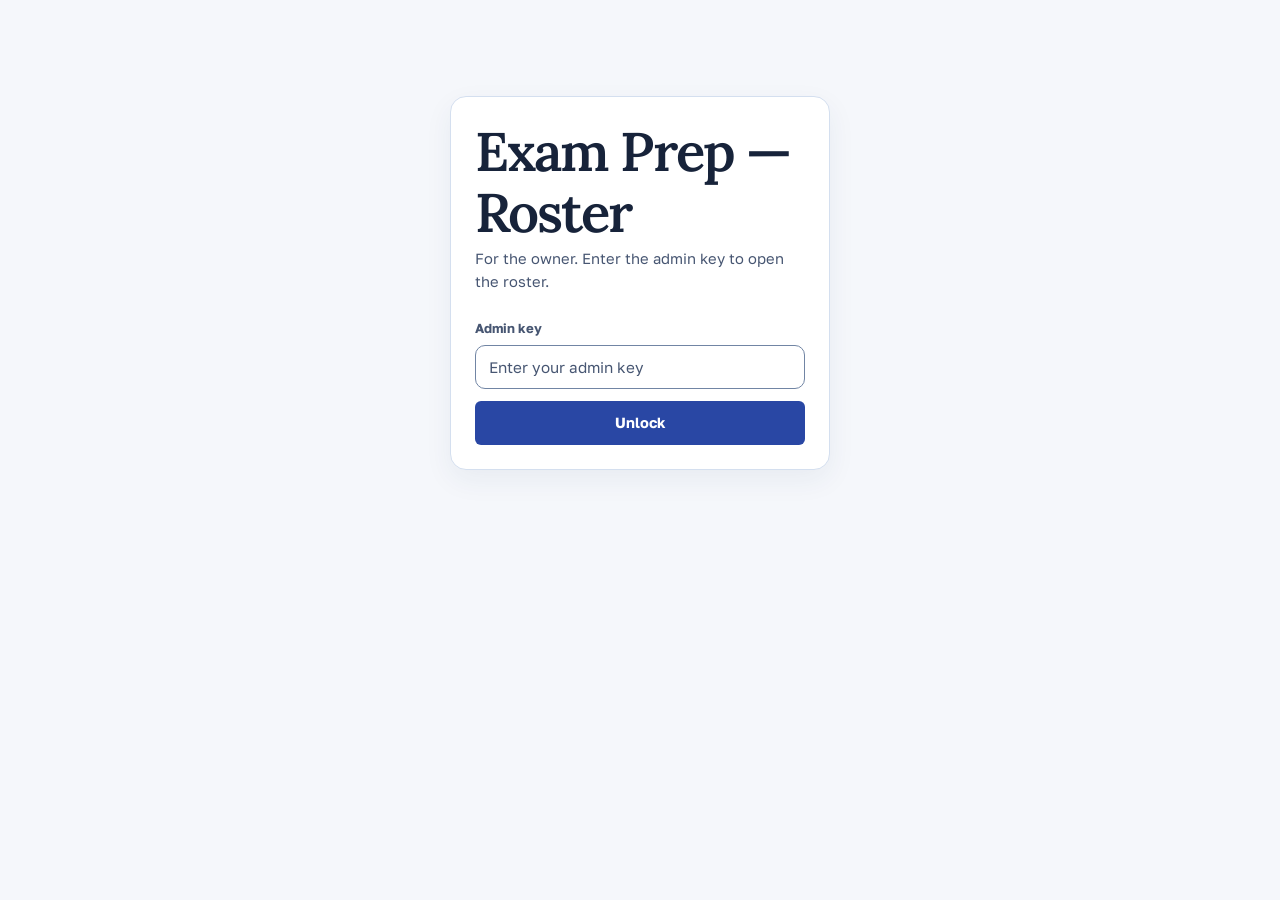
<file: admin.html>
<!DOCTYPE html>
<html lang="en">
<head>
<meta charset="UTF-8">
<meta name="viewport" content="width=device-width, initial-scale=1.0">
<title>Exam Prep — Roster</title>
<meta name="robots" content="noindex, nofollow">
<link rel="icon" href="favicon.svg" type="image/svg+xml">
<link rel="stylesheet" href="fonts/fonts.css">
<!-- Shown only as the top page or inside a page of this same site (the owner's page). A page on
     another site that frames this one gets a blank frame, so it cannot dress the roster up as its
     own. Hidden first, then revealed, so it fails closed if the script does not run. -->
<style id="frameGuard">html{display:none}</style>
<script>
(function () {
  let same = window.top === window;
  try { same = same || window.top.location.origin === location.origin; } catch (e) { same = false; }
  if (!same) return;
  if (window.top !== window) document.documentElement.classList.add("in-hub");
  document.getElementById("frameGuard").remove();
})();
</script>
<style>
  :root{
    /* DESIGN.md exercise-book tokens. Old names are kept so the rules below read the same:
       --paper is the desk around the sheet, --stamp-teal is now ballpoint ink. */
    --paper:#E9EFF7;--paper-line:#D3E3F5;--ink:#1B2233;--ink-soft:#55607A;--ink-faint:#55607A;
    --stamp-teal:#1F36A8;--stamp-teal-bg:#E8ECF8;--seal-gold:#8A4B00;--card:#F8FBFF;--radius:4px;
    --warn:#A3361F;--warn-bg:var(--warn-bg);
    --shadow:0 1px 3px rgba(27,34,51,.12);
    --hand:Caveat,'Segoe Print','Comic Sans MS',cursive;
  }
  *{box-sizing:border-box;}
  body{margin:0;background:var(--paper);color:var(--ink);font-family:'Golos Text','Segoe UI',Roboto,Helvetica,Arial,sans-serif;padding:2rem 1rem 4rem;}
  .in-hub body{padding-top:1rem;}
  .in-hub .hub-hide{display:none;}
  :focus-visible{outline:3px solid #1F36A8;outline-offset:3px;}
  .shell{max-width:880px;margin:0 auto;}
  h1{font:700 clamp(2.1rem,7vw,3.2rem)/1.05 var(--hand);color:var(--stamp-teal);margin:0 0 .25rem;}
  h2{font:700 1.55rem/1.1 var(--hand);color:var(--stamp-teal);margin:0 0 .5rem;}
  h3.label{font-size:.82rem;color:var(--ink-soft);text-transform:uppercase;letter-spacing:.03em;margin:1.25rem 0 .6rem;}
  p.sub{color:var(--ink-soft);margin:0 0 1.5rem;font-size:.92rem;}
  .card{background:var(--card);border:1px solid var(--paper-line);border-radius:var(--radius);padding:1.5rem;margin-bottom:1.25rem;}
  label{display:block;font-size:.82rem;font-weight:600;color:var(--ink-soft);margin-bottom:.35rem;}
  input[type=text],input[type=password]{width:100%;padding:.65rem .8rem;border:1px solid var(--paper-line);border-radius:10px;font-size:.95rem;font-family:inherit;}
  .row{display:flex;gap:1rem;flex-wrap:wrap;margin-bottom:1rem;}
  .row>div{flex:1;min-width:160px;}
  button{background:var(--stamp-teal);color:#fff;border:none;padding:.65rem 1.1rem;border-radius:6px;font-weight:700;cursor:pointer;font-size:.92rem;min-height:44px;}
  button:hover{background:#17297F;}
  button.ghost:hover,.bank-tab:not(.active):hover{background:var(--stamp-teal-bg);}
  .row-btn:hover{background:none;}
  button.ghost{background:#fff;color:var(--ink);border:1px solid var(--paper-line);}
  table{width:100%;border-collapse:collapse;font-size:.9rem;}
  th{text-align:left;color:var(--ink-soft);font-size:.78rem;text-transform:uppercase;letter-spacing:.03em;padding:.4rem .5rem;border-bottom:1px solid var(--paper-line);}
  td{padding:.55rem .5rem;border-bottom:1px solid var(--paper-line);}
  tr.student-row{cursor:pointer;}
  tr.student-row:hover{background:var(--stamp-teal-bg);}
  .code{font-family:ui-monospace,Menlo,Consolas,monospace;font-weight:600;background:var(--paper);padding:.15rem .4rem;border-radius:6px;}
  .row-btn{background:none;border:none;color:var(--stamp-teal);font-size:.75rem;text-decoration:underline;cursor:pointer;margin-left:.4rem;padding:0;}
  .row-btn.danger{color:var(--warn);}
  .speak-cell{display:flex;flex-direction:column;gap:.25rem;align-items:flex-start;}
  .speak-status{font-size:.82rem;}
  .speak-status.on{color:var(--stamp-teal);font-weight:600;}
  .speak-status.off{color:var(--ink-faint);}
  .speak-grant{display:flex;gap:.3rem;align-items:center;}
  .speak-grant select{font-size:.72rem;padding:.15rem .25rem;border:1px solid var(--paper-line);border-radius:6px;font-family:inherit;background:#fff;color:var(--ink);}
  .speak-grant button{font-size:.72rem;padding:.2rem .5rem;border-radius:6px;}
  .speak-meta{font-size:.68rem;color:var(--ink-faint);}
  .new-code{font-size:1.4rem;font-family:ui-monospace,Menlo,Consolas,monospace;font-weight:700;color:var(--stamp-teal);text-align:center;padding:.75rem;background:#FFFFFF;border:1px solid var(--paper-line);border-radius:10px;margin-top:.75rem;display:none;}
  #gate{max-width:380px;margin:4rem auto 0;}
  #app{display:none;}
  .history{display:none;margin-top:.5rem;}
  .history.visible{display:block;}

  .bar-track{height:8px;background:var(--paper-line);border-radius:6px;overflow:hidden;}
  .bar-fill{height:100%;background:var(--stamp-teal);border-radius:6px;}
  .trend-block{margin-bottom:1.1rem;}
  .trend-block h4{font-size:.82rem;color:var(--ink-soft);margin-bottom:.4rem;}
  .trend-row, .mistake-row{display:flex;align-items:center;gap:.6rem;margin-bottom:.35rem;font-size:.82rem;}
  .trend-row .trend-date{width:64px;flex-shrink:0;color:var(--ink-faint);}
  .trend-row .trend-score{width:56px;flex-shrink:0;text-align:right;font-weight:600;color:var(--ink);}
  .mistake-row .mistake-label{width:150px;flex-shrink:0;color:var(--ink);}
  .mistake-row .mistake-count{width:28px;flex-shrink:0;text-align:right;color:var(--ink-soft);}

  .hcard{border:1px solid var(--paper-line);border-radius:10px;margin-bottom:.6rem;overflow:hidden;}
  .hcard-header{display:flex;gap:.75rem;align-items:center;padding:.6rem .8rem;cursor:pointer;font-size:.85rem;background:#fff;}
  .hcard-header:hover{background:var(--paper);}
  .hcard-header .hc-date{color:var(--ink-faint);width:70px;flex-shrink:0;}
  .hcard-header .hc-tag{color:var(--ink-soft);}
  .hcard-header .hc-score{margin-left:auto;font-weight:700;color:var(--stamp-teal);}
  .hcard-body{display:none;padding:.8rem 1rem 1rem;background:var(--paper);border-top:1px solid var(--paper-line);}
  .hcard-body.open{display:block;}
  .hc-section{margin-bottom:.7rem;font-size:.85rem;line-height:1.55;}
  .hc-section b{display:block;font-size:.72rem;text-transform:uppercase;letter-spacing:.03em;color:var(--ink-soft);margin-bottom:.25rem;}
  .hc-text{white-space:pre-wrap;background:#fff;border-radius:6px;padding:.5rem .65rem;border:1px solid var(--paper-line);}
  .hc-correction{background:var(--warn-bg);border-left:3px solid var(--warn);border-radius:6px;padding:.4rem .6rem;margin-bottom:.3rem;}
  .hc-suggestion{background:var(--stamp-teal-bg);border-left:3px solid var(--stamp-teal);border-radius:6px;padding:.4rem .6rem;margin-bottom:.3rem;}
  .hc-tag{display:inline-block;font-size:.65rem;font-weight:700;text-transform:uppercase;background:var(--warn);color:#fff;border-radius:5px;padding:.05rem .35rem;margin-right:.3rem;}
  .bank-select{width:100%;padding:.6rem .7rem;border:1px solid var(--paper-line);border-radius:10px;font-size:.92rem;font-family:inherit;background:#fff;color:var(--ink);}
  .bank-group{display:flex;align-items:center;gap:.75rem;padding:.6rem .7rem;border:1px solid var(--paper-line);border-radius:10px;margin-bottom:.5rem;font-size:.86rem;flex-wrap:wrap;}
  .bank-group .bg-tasks{font-weight:700;width:92px;flex-shrink:0;white-space:nowrap;}
  .bank-group .bg-what{color:var(--ink-soft);flex:1;min-width:150px;}
  .bank-group .bg-counts{color:var(--ink-faint);font-size:.76rem;}
  .bank-group button{font-size:.78rem;padding:.35rem .7rem;border-radius:8px;}
  .bank-group.unsupported{opacity:.6;}
  .bank-group .bg-soon{font-size:.72rem;color:var(--ink-faint);font-style:italic;}
  .bank-note{font-size:.74rem;color:var(--ink-faint);margin-top:.5rem;}
  .bank-divider{height:1px;background:var(--paper-line);margin:1.25rem 0 1rem;}
  .bank-queue-head{display:flex;align-items:center;gap:.75rem;margin-bottom:.75rem;flex-wrap:wrap;}
  .bank-tabs{margin-left:auto;display:flex;gap:.3rem;}
  .bank-tab{background:#fff;color:var(--ink-soft);border:1px solid var(--paper-line);font-size:.76rem;padding:.28rem .6rem;border-radius:8px;font-weight:600;}
  .bank-tab.active{background:var(--stamp-teal);color:#fff;border-color:var(--stamp-teal);}
  .bank-entry{border:1px solid var(--paper-line);border-radius:10px;margin-bottom:.6rem;overflow:hidden;}
  .bank-entry-head{display:flex;gap:.6rem;align-items:center;padding:.6rem .8rem;cursor:pointer;font-size:.85rem;background:#fff;flex-wrap:wrap;}
  .bank-entry-head:hover{background:var(--paper);}
  .bank-entry-head .be-tasks{font-weight:700;}
  .bank-entry-head .be-meta{color:var(--ink-faint);font-size:.76rem;}
  .bank-verdict{margin-left:auto;font-size:.76rem;font-weight:700;padding:.15rem .5rem;border-radius:6px;}
  .bank-verdict.good{background:var(--stamp-teal-bg);color:var(--stamp-teal);}
  .bank-verdict.warn{background:var(--warn-bg);color:var(--warn);}
  .bank-body{display:none;padding:.9rem 1rem 1rem;background:var(--paper);border-top:1px solid var(--paper-line);}
  .bank-body.open{display:block;}
  .bank-warn{background:var(--warn-bg);border-left:3px solid var(--warn);border-radius:6px;padding:.4rem .6rem;margin-bottom:.4rem;font-size:.8rem;}
  .bank-passage{white-space:pre-wrap;background:#fff;border:1px solid var(--paper-line);border-radius:6px;padding:.6rem .7rem;font-size:.85rem;line-height:1.6;max-height:240px;overflow:auto;margin-bottom:.8rem;}
  .bank-item{background:#fff;border:1px solid var(--paper-line);border-radius:8px;padding:.55rem .7rem;margin-bottom:.45rem;font-size:.84rem;}
  .bank-item.disputed{border-color:var(--warn);background:#FEF7F5;}
  .bank-item .bi-q{font-weight:600;margin-bottom:.3rem;}
  .bank-opt{padding:.12rem 0 .12rem .9rem;color:var(--ink-soft);position:relative;}
  .bank-opt.correct{color:var(--stamp-teal);font-weight:600;}
  .bank-opt.correct:before{content:"✓";position:absolute;left:0;}
  .bank-flag{font-size:.72rem;color:var(--warn);margin-top:.3rem;}
  .bank-actions{display:flex;gap:.5rem;margin-top:.9rem;flex-wrap:wrap;}
  .bank-actions button{font-size:.82rem;}
  .bank-empty{color:var(--ink-faint);font-size:.85rem;padding:.6rem 0;}
  .bank-busy{color:var(--stamp-teal);font-size:.82rem;padding:.4rem 0;}
  .bank-why{margin-top:.4rem;padding:.4rem .55rem;border-radius:6px;background:var(--paper);border-left:3px solid var(--stamp-teal);font-size:.8rem;line-height:1.5;}
  .bank-why b{display:block;font-size:.65rem;text-transform:uppercase;letter-spacing:.03em;color:var(--ink-soft);margin-bottom:.15rem;}
  .bank-why.missing{border-left-color:var(--warn);color:var(--warn);font-style:italic;}
</style>
<link rel="stylesheet" href="ui.css">
</head>
<body class="exam-ui roster-page">
<div class="shell">

  <div id="gate" class="card">
    <h1>Exam Prep — Roster</h1>
    <p class="sub">For the owner. Enter the admin key to open the roster.</p>
    <label for="adminKeyInput">Admin key</label>
    <input type="password" id="adminKeyInput" placeholder="Enter your admin key">
    <button style="width:100%;margin-top:.75rem" id="unlockBtn">Unlock</button>
  </div>

  <div id="app">
    <h1>Roster &amp; gradebook</h1>
    <p class="hub-hide"><a href="content.html">Reading &amp; Listening content desk</a> · <a href="owner.html">Owner's page (all pages in one place)</a></p>
    <p class="sub">Create student codes and review submission history.</p>

    <div class="card">
      <div class="row">
        <div>
          <label for="newName">Student name</label>
          <input type="text" id="newName" placeholder="e.g. Amina Okafor">
        </div>
        <div>
          <label for="newCohort">Cohort (optional)</label>
          <input type="text" id="newCohort" placeholder="e.g. IELTS evening group">
        </div>
      </div>
      <button id="addBtn">Create student code</button>
      <div class="new-code" id="newCode"></div>
    </div>

    <div class="card">
      <h2>Backup</h2>
      <p style="font-size:.88rem;color:var(--ink-soft);line-height:1.6;margin-bottom:.7rem">
        Downloads every table (students, submissions, payments, the question bank, practice
        attempts, the asset index) as one JSON file you keep. Cloudflare's D1 console can also
        roll the whole database back to an earlier moment (/bookmark and /restore, "Time
        Travel"), but that undoes everything written since; this file is your own copy.
        Do it before any change to the database, and on a routine you keep.
      </p>
      <button id="exportBtn">Download backup</button>
      <div class="new-code" id="exportStatus"></div>
    </div>

    <div class="card">
      <div class="roster-scroll" role="region" aria-label="Student roster" tabindex="0">
      <table id="rosterTable">
        <thead><tr><th>Name</th><th>Code</th><th>Cohort</th><th>Writing quota</th><th>Speaking answers</th><th>Audio (sec)</th><th>Speaking access</th><th>Last activity</th></tr></thead>
        <tbody id="rosterBody"></tbody>
      </table>
      </div>
    </div>

    <div class="card history" id="historyCard">
      <h2 id="historyTitle"></h2>
      <div id="historyProgress"></div>
      <h3 class="label">Submission history</h3>
      <div id="historyList"></div>
    </div>
    <!-- Question bank: generate listening/reading material, then review it before any
         student can see it. Nothing here is live until it is approved. -->
    <div class="card" id="bankCard">
      <h2>Reading &amp; listening bank</h2>
      <p class="sub" style="margin-bottom:1rem">Generated material is checked automatically, then waits here for you. Students only ever see what you approve.</p>

      <div class="row">
        <div>
          <label for="bankExam">Exam</label>
          <select id="bankExam" class="bank-select">
            <option value="ielts">IELTS Academic</option>
            <option value="toefl">TOEFL iBT (2026)</option>
            <option value="fce">B2 First</option><option value="cae">C1 Advanced</option><option value="cpe">C2 Proficiency</option><option value="pet">B1 Preliminary</option><option value="ket">A2 Key</option><option value="sat">SAT practice</option>
            <option value="ege">ЕГЭ (grade 11)</option>
            <option value="oge">ОГЭ (grade 9)</option>
          </select>
        </div>
        <div>
          <label for="bankSkill">Section</label>
          <select id="bankSkill" class="bank-select">
            <option value="reading">Reading</option>
            <option value="listening">Listening</option>
          </select>
        </div>
      </div>

      <div id="bankGroups"></div>
      <div class="bank-note" id="bankSpecNote"></div>

      <div class="bank-divider"></div>

      <div class="bank-queue-head">
        <h3 style="margin:0;font-size:1rem">Waiting for you</h3>
        <div class="bank-tabs">
          <button class="bank-tab active" data-status="draft">To review</button>
          <button class="bank-tab" data-status="approved">Approved</button>
          <button class="bank-tab" data-status="retired">Retired</button>
        </div>
      </div>
      <div id="bankQueue"></div>
    </div>

  </div>
</div>

<script>
// *** Same Worker URL as index.html — trailing slash is fine, it gets stripped automatically ***
const BACKEND_URL = "https://exam-scorer.kayuso2011.workers.dev/".replace(/\/+$/, "");
let adminKey = sessionStorage.getItem("examPrepAdminKey") || "";

const EXAM_LABELS = {
  ielts: "IELTS", toefl: "TOEFL iBT", det: "Duolingo English Test",
  fce: "Cambridge FCE (B2 First)", cae: "Cambridge CAE (C1 Advanced)", cpe: "Cambridge CPE (C2 Proficiency)",
  pet: "Cambridge PET (B1 Preliminary)", ket: "Cambridge KET (A2 Key)",
  oge: "ОГЭ (Russian state, grade 9)", ege: "ЕГЭ (Russian state, grade 11)", sat: "SAT"
};

function escapeHtml(s) {
  return String(s ?? "").replace(/&/g, "&amp;").replace(/</g, "&lt;").replace(/>/g, "&gt;").replace(/"/g, "&quot;").replace(/'/g, "&#39;");
}

function authHeaders() { return { "X-Admin-Key": adminKey, "Content-Type": "application/json" }; }

async function unlock() {
  adminKey = document.getElementById("adminKeyInput").value.trim();
  if (!adminKey) { alert("Enter your admin key first."); return; }
  try {
    const res = await fetch(`${BACKEND_URL}/admin/students`, { headers: authHeaders() });
    if (!res.ok) { alert(res.status === 401 ? "That key didn't work." : `Server returned an error (${res.status}).`); return; }
    sessionStorage.setItem("examPrepAdminKey", adminKey);
    document.getElementById("gate").style.display = "none";
    document.getElementById("app").style.display = "block";
    loadRoster();
    loadBankGroups();
    loadBankQueue();
  } catch (e) {
    alert("Couldn't reach the server: " + e.message + "\n\nCheck that BACKEND_URL near the top of this file's <script> is set to your actual Worker URL, not the placeholder.");
  }
}
document.getElementById("unlockBtn").addEventListener("click", unlock);

// A key kept from earlier in this browser tab (this page, or the owner's page) skips the gate.
// The bank panel is loaded at the end of the script, not here (see the note there).
if (adminKey) {
  document.getElementById("gate").style.display = "none";
  document.getElementById("app").style.display = "block";
  loadRoster();
}

// Shared POST helper for the per-row admin actions, so every one of them reports
// server errors the same way instead of each inventing its own message.
async function adminPost(path, body) {
  try {
    const res = await fetch(`${BACKEND_URL}${path}`, {
      method: "POST",
      headers: authHeaders(),
      body: body === undefined ? undefined : JSON.stringify(body),
    });
    const data = await res.json().catch(() => ({}));
    if (!res.ok) { alert(data.error || `That didn't work (server returned ${res.status}).`); return null; }
    return data;
  } catch (err) {
    alert("Couldn't reach the server: " + err.message);
    return null;
  }
}

function describeSpeaking(s) {
  if (!s.speaking_active) {
    // Distinguish "never had it" from "had it and it ran out" — the teacher needs to
    // know whether a renewal lapsed or was never bought.
    if (s.speaking_access && s.speaking_expires_at) {
      return { cls: "off", text: `Expired ${new Date(s.speaking_expires_at).toLocaleDateString()}` };
    }
    return { cls: "off", text: "No access" };
  }
  return {
    cls: "on",
    text: s.speaking_expires_at
      ? `Until ${new Date(s.speaking_expires_at).toLocaleDateString()}`
      : "Lifetime",
  };
}

document.getElementById("exportBtn").addEventListener("click", async () => {
  const status = document.getElementById("exportStatus");
  if (!adminKey) { alert("Enter your admin key first."); return; }
  status.textContent = "Preparing…";
  try {
    const res = await fetch(`${BACKEND_URL}/admin/export`, { headers: authHeaders() });
    if (!res.ok) {
      status.textContent = res.status === 401 ? "Admin key rejected." : `Export failed (${res.status}).`;
      return;
    }
    const blob = await res.blob();
    const url = URL.createObjectURL(blob);
    const a = document.createElement("a");
    a.href = url;
    a.download = `exam-scorer-backup-${new Date().toISOString().slice(0, 10)}.json`;
    document.body.appendChild(a);
    a.click();
    a.remove();
    // Revoking immediately can cancel the download in some browsers; give it a moment.
    setTimeout(() => URL.revokeObjectURL(url), 10000);
    status.textContent = `Saved (${(blob.size / 1024).toFixed(0)} KB). Keep it somewhere that isn't this laptop.`;
  } catch (e) {
    status.textContent = "Couldn't reach the server: " + e.message;
  }
});

async function loadRoster() {
  try {
    const res = await fetch(`${BACKEND_URL}/admin/students`, { headers: authHeaders() });
    if (!res.ok) { alert(`Couldn't load roster (server returned ${res.status}).`); return; }
    const data = await res.json();
    const secondsLimit = data.speakingSecondsLimit ?? 600;
    const body = document.getElementById("rosterBody");
    body.innerHTML = "";
    (data.students || []).forEach(s => {
      const tr = document.createElement("tr");
      tr.className = "student-row";
      const limit = s.task_limit ?? 20;
      // task_limit is the writing allowance only — speaking is metered by the attempt
      // quota in the next column. Showing total submissions here made a student who had
      // only been speaking look like they were out of writing attempts.
      const writingCount = s.writing_count ?? s.submission_count ?? 0;
      const overQuota = writingCount >= limit;
      const audioUsed = s.speaking_seconds_used ?? 0;
      const studentSecondsLimit = s.speaking_seconds_limit ?? secondsLimit;
      const overAudio = audioUsed >= studentSecondsLimit;
      // Graded answers are what's actually sold now; seconds are the abuse guard behind
      // them. Both are shown because a student stuck on either needs a different fix.
      const attemptsUsed = s.speaking_attempts_used ?? 0;
      const attemptsLimit = s.speaking_attempts_limit ?? 0;
      const outOfAttempts = s.speaking_active && attemptsUsed >= attemptsLimit;
      const speak = describeSpeaking(s);
      // Revoking clears the flag but keeps the dates, so this line has to read
      // correctly for a revoked student too — hence "last granted", not "granted".
      const grantedMeta = s.speaking_granted_by && s.speaking_granted_at
        ? `last granted by ${escapeHtml(s.speaking_granted_by)} on ${new Date(s.speaking_granted_at).toLocaleDateString()}`
        : "";

      tr.innerHTML = `<td><button type="button" class="student-history-link" aria-label="View history for ${escapeHtml(s.name)}">${escapeHtml(s.name)}</button></td><td><span class="code">${escapeHtml(s.code)}</span></td><td>${escapeHtml(s.cohort || "—")}</td>
        <td${overQuota ? ' style="color:var(--warn);font-weight:600"' : ""} title="${escapeHtml(String(s.submission_count))} submissions in total, including speaking">${escapeHtml(String(writingCount))}/${escapeHtml(String(limit))}
          <button type="button" class="row-btn add-attempts-btn">+5</button>
          <button type="button" class="row-btn set-limit-btn" data-limit="${escapeHtml(String(limit))}">set…</button>
        </td>
        <td${outOfAttempts ? ' style="color:var(--warn);font-weight:600"' : ""}>${escapeHtml(String(attemptsUsed))}/${escapeHtml(String(attemptsLimit))}
          <button type="button" class="row-btn add-answers-btn"${s.speaking_active ? "" : ' disabled title="Grant speaking access first"'}>+10</button>
        </td>
        <td${overAudio ? ' style="color:var(--warn);font-weight:600"' : ""}>${escapeHtml(String(audioUsed))}/${escapeHtml(String(studentSecondsLimit))}
          <button type="button" class="row-btn reset-audio-btn">reset</button>
        </td>
        <td>
          <div class="speak-cell">
            <span class="speak-status ${speak.cls}">${escapeHtml(speak.text)}</span>
            ${grantedMeta ? `<span class="speak-meta">${grantedMeta}</span>` : ""}
            <div class="speak-grant">
              <select class="grant-duration">
                <option value="1">1 month</option>
                <option value="3">3 months</option>
                <option value="6">6 months</option>
                <option value="lifetime"${s.speaking_active && !s.speaking_expires_at ? " selected" : ""}>Lifetime</option>
                <option value="custom">Custom date…</option>
              </select>
              <button type="button" class="grant-btn">${s.speaking_active ? "Extend" : "Grant"}</button>
              ${s.speaking_active ? '<button type="button" class="row-btn danger revoke-btn">revoke</button>' : ""}
            </div>
          </div>
        </td>
        <td>${s.last_submission ? escapeHtml(new Date(s.last_submission).toLocaleDateString()) : "—"}</td>`;

      tr.addEventListener("click", () => loadHistory(s.code, s.name));

      // The student's name button shares the row's history action. Quota and
      // access controls keep their own actions.
      tr.querySelectorAll("button:not(.student-history-link), select").forEach(el => el.addEventListener("click", (e) => e.stopPropagation()));

      tr.querySelector(".reset-audio-btn").addEventListener("click", async () => {
        if (!confirm(`Reset ${s.name}'s used audio seconds AND graded answers back to 0?`)) return;
        if (await adminPost(`/admin/students/${encodeURIComponent(s.code)}/reset-speaking`)) loadRoster();
      });

      // Adds answers without touching the expiry — the two are independent, and a
      // student who ran out mid-month shouldn't have to buy time they already have.
      tr.querySelector(".add-answers-btn").addEventListener("click", async () => {
        if (!confirm(`Give ${s.name} 10 more graded speaking answers?`)) return;
        // Preserve whatever expiry they already have; a null expiry means lifetime,
        // and the Worker rejects months+expiresAt together, so send exactly one.
        const payload = s.speaking_expires_at
          ? { attempts: 10, expiresAt: s.speaking_expires_at }
          : { attempts: 10, lifetime: true };
        if (await adminPost(`/admin/students/${encodeURIComponent(s.code)}/grant-speaking`, payload)) loadRoster();
      });

      tr.querySelector(".grant-btn").addEventListener("click", async () => {
        const choice = tr.querySelector(".grant-duration").value;
        let payload;
        if (choice === "lifetime") {
          if (!confirm(`Give ${s.name} permanent speaking access with no expiry?`)) return;
          payload = { lifetime: true };
        } else if (choice === "custom") {
          const input = prompt(`Speaking access for ${s.name} should expire on (YYYY-MM-DD):`, "");
          if (input === null) return;
          const date = input.trim();
          const when = new Date(`${date}T00:00:00Z`);
          if (!/^\d{4}-\d{2}-\d{2}$/.test(date) || !Number.isFinite(when.getTime()) || when.toISOString().slice(0, 10) !== date || when.getTime() <= Date.now()) {
            alert("Enter a future date in YYYY-MM-DD format."); return;
          }
          payload = { expiresAt: when.toISOString() };
        } else {
          payload = { months: parseInt(choice, 10) };
        }
        if (await adminPost(`/admin/students/${encodeURIComponent(s.code)}/grant-speaking`, payload)) loadRoster();
      });

      const revokeBtn = tr.querySelector(".revoke-btn");
      if (revokeBtn) revokeBtn.addEventListener("click", async () => {
        if (!confirm(`Revoke ${s.name}'s speaking access now? They'll keep writing practice.`)) return;
        if (await adminPost(`/admin/students/${encodeURIComponent(s.code)}/revoke-speaking`)) loadRoster();
      });

      tr.querySelector(".add-attempts-btn").addEventListener("click", async () => {
        if (await adminPost(`/admin/students/${encodeURIComponent(s.code)}/quota`, { addAttempts: 5 })) loadRoster();
      });

      tr.querySelector(".set-limit-btn").addEventListener("click", async (e) => {
        const current = e.currentTarget.dataset.limit;
        const input = prompt(`Set ${s.name}'s total attempt quota to:`, current);
        if (input === null) return;
        const taskLimit = Number(input.trim());
        if (!/^\d+$/.test(input.trim()) || !Number.isSafeInteger(taskLimit) || taskLimit > 100000) { alert("Enter a whole number from 0 to 100,000."); return; }
        if (await adminPost(`/admin/students/${encodeURIComponent(s.code)}/quota`, { taskLimit })) loadRoster();
      });

      body.appendChild(tr);
    });
  } catch (e) {
    alert("Couldn't reach the server to load the roster: " + e.message);
  }
}

let historyVersion = 0;
async function loadHistory(code, name) {
  const version = ++historyVersion;
  try {
    const res = await fetch(`${BACKEND_URL}/admin/students/${encodeURIComponent(code)}`, { headers: authHeaders() });
    if (version !== historyVersion) return;
    if (!res.ok) { alert(`Couldn't load history (server returned ${res.status}).`); return; }
    const data = await res.json();
    if (version !== historyVersion) return;
    document.getElementById("historyTitle").textContent = `${name} — ${code}`;
    renderHistoryProgress(data.submissions || []);
    renderHistoryList(data.submissions || []);
    renderSectionHistory(data.sectionAttempts || []);
    document.getElementById("historyCard").classList.add("visible");
    document.getElementById("historyCard").scrollIntoView({ behavior: "smooth" });
  } catch (e) {
    if (version === historyVersion) alert("Couldn't reach the server to load history: " + e.message);
  }
}

function renderSectionHistory(attempts) {
  let host = document.getElementById("sectionHistory");
  if (!host) { host = document.createElement("div"); host.id = "sectionHistory"; document.getElementById("historyProgress").after(host); }
  host.innerHTML = "<h3 class=\"label\">Reading &amp; Listening practice</h3>";
  if (!attempts.length) { host.insertAdjacentHTML("beforeend", "<p>No section attempts yet.</p>"); return; }
  for (const attempt of attempts) {
    let record; try { record = JSON.parse(attempt.correct_json) || {}; } catch { record = {}; }
    const snapshot = record.snapshot || {};
    const details = document.createElement("details");
    details.innerHTML = `<summary>${escapeHtml(EXAM_LABELS[attempt.exam_key] || attempt.exam_key)} · ${escapeHtml(attempt.skill)} · ${attempt.raw_score}/${attempt.max_points}${attempt.review_state === "pending" ? " · review pending" : ""}</summary><p>${escapeHtml(attempt.created_at)} · Practice result, not an official score.</p>`;
    for (const item of record.perItem || []) {
      const key = Array.isArray(snapshot.items) ? snapshot.items[item.index] : null;
      const options = key?.options || snapshot.items?.options;
      const chosen = Array.isArray(item.chosen) ? item.chosen.map(n => options?.[n] ?? `Option ${n+1}`).join(", ")
        : Number.isInteger(item.chosen) ? options?.[item.chosen] ?? `Option ${item.chosen+1}` : item.chosen || "Blank";
      const line = document.createElement("p");
      line.textContent = `${item.index+1}. ${chosen} — ${item.correct ? "Right" : item.state === "pending" ? "Waiting for review" : "Not right"}`;
      details.appendChild(line);
    }
    host.appendChild(details);
  }
}

function renderHistoryProgress(submissions) {
  const el = document.getElementById("historyProgress");
  if (!submissions.length) { el.innerHTML = "<p style='font-size:.85rem;color:var(--ink-faint)'>No submissions yet.</p>"; return; }

  const byExam = {};
  submissions.forEach(s => { (byExam[s.exam_key] ||= []).push(s); });

  let html = "<h3 class=\"label\" style=\"margin-top:0\">Score trend</h3>";
  Object.keys(byExam).forEach(examKey => {
    const subs = byExam[examKey].slice().reverse(); // API returns newest-first; flip to chronological
    html += `<div class="trend-block"><h4>${escapeHtml(EXAM_LABELS[examKey] || examKey)}</h4>`;
    subs.slice(-8).forEach(s => {
      const pct = s.max_total ? Math.min(100, (s.total_score / s.max_total) * 100) : 0;
      const date = new Date(s.created_at).toLocaleDateString();
      html += `<div class="trend-row">
        <span class="trend-date">${date}</span>
        <div class="bar-track"><div class="bar-fill" style="width:${pct}%"></div></div>
        <span class="trend-score">${s.total_score ?? "—"}${s.max_total ? "/" + s.max_total : ""}</span>
      </div>`;
    });
    html += `</div>`;
  });

  const mistakeCounts = {};
  submissions.forEach(s => {
    let corrections = [];
    try { corrections = JSON.parse(s.corrections || "[]"); } catch (e) {}
    corrections.forEach(c => {
      const label = (c && (c.typeLabel || c.type)) || "Other";
      mistakeCounts[label] = (mistakeCounts[label] || 0) + 1;
    });
  });
  const sortedMistakes = Object.entries(mistakeCounts).sort((a, b) => b[1] - a[1]).slice(0, 5);
  if (sortedMistakes.length) {
    const maxCount = sortedMistakes[0][1];
    html += "<h3 class=\"label\" style=\"margin-top:1rem\">Recurring mistakes</h3>";
    sortedMistakes.forEach(([label, count]) => {
      const pct = Math.round((count / maxCount) * 100);
      html += `<div class="mistake-row">
        <span class="mistake-label">${escapeHtml(label)}</span>
        <div class="bar-track"><div class="bar-fill" style="width:${pct}%;background:var(--warn)"></div></div>
        <span class="mistake-count">${count}</span>
      </div>`;
    });
  }
  el.innerHTML = html;
}

function renderHistoryList(submissions) {
  const el = document.getElementById("historyList");
  if (!submissions.length) { el.innerHTML = ""; return; }

  el.innerHTML = submissions.map((s, i) => {
    const date = new Date(s.created_at).toLocaleString();
    const examLabel = EXAM_LABELS[s.exam_key] || s.exam_key;
    const scoreText = `${s.total_score ?? "—"}${s.max_total ? "/" + s.max_total : ""}`;

    let corrections = [], suggestions = [], criteriaFeedback = [];
    try { corrections = JSON.parse(s.corrections || "[]"); } catch (e) {}
    try { suggestions = JSON.parse(s.feedback || "[]"); } catch (e) {}
    try { criteriaFeedback = JSON.parse(s.criteria_feedback || "[]"); } catch (e) {}

    const correctionsHtml = corrections.length
      ? corrections.map(c => `<div class="hc-correction">${c.typeLabel ? `<span class="hc-tag">${escapeHtml(c.typeLabel)}</span>` : ""}<span style="text-decoration:line-through;color:var(--warn)">${escapeHtml(c.original)}</span> → ${escapeHtml(c.correction)}${c.explanation ? `<div style="font-size:.8rem;color:var(--ink-soft);margin-top:.2rem">${escapeHtml(c.explanation)}</div>` : ""}</div>`).join("")
      : "<p style='color:var(--ink-faint);font-size:.82rem'>No corrections flagged.</p>";

    const suggestionsHtml = suggestions.length
      ? suggestions.map(sug => `<div class="hc-suggestion">${sug.criterionName ? `<b style="display:inline;text-transform:none;font-size:.82rem;color:var(--stamp-teal)">${escapeHtml(sug.criterionName)}</b> — ` : ""}${escapeHtml(sug.tip || sug)}${sug.example ? `<div style="font-style:italic;font-size:.82rem;color:var(--ink-soft);margin-top:.2rem">${escapeHtml(sug.example)}</div>` : ""}</div>`).join("")
      : "<p style='color:var(--ink-faint);font-size:.82rem'>No suggestions.</p>";

    const criteriaFeedbackHtml = criteriaFeedback.length
      ? criteriaFeedback.map(cf => `<div class="hc-suggestion" style="border-left-color:#7A8B69">
          <b style="display:inline;text-transform:none;font-size:.82rem">${escapeHtml(cf.criterionName || cf.criterion)}</b>
          ${cf.strength ? `<div style="font-size:.82rem;margin-top:.15rem"><b>Well:</b> ${escapeHtml(cf.strength)}</div>` : ""}
          ${cf.weakness ? `<div style="font-size:.82rem;margin-top:.15rem"><b>Gap:</b> ${escapeHtml(cf.weakness)}</div>` : ""}
          ${cf.howToImprove ? `<div style="font-size:.82rem;margin-top:.15rem"><b>Next:</b> ${escapeHtml(cf.howToImprove)}</div>` : ""}
        </div>`).join("")
      : "<p style='color:var(--ink-faint);font-size:.82rem'>No per-criterion feedback recorded (older submission).</p>";

    return `
      <div class="hcard">
        <div class="hcard-header" onclick="document.getElementById('hcbody-${i}').classList.toggle('open')">
          <span class="hc-date">${date}</span>
          <span class="hc-tag">${escapeHtml(examLabel)} · ${escapeHtml(s.skill)}${s.task_id ? " · " + escapeHtml(s.task_id) : ""}</span>
          <span class="hc-score">${scoreText}</span>
        </div>
        <div class="hcard-body" id="hcbody-${i}">
          <div class="hc-section"><b>Prompt</b><div class="hc-text">${s.prompt_text ? escapeHtml(s.prompt_text) : "<em>No prompt recorded for this submission.</em>"}</div></div>
          <div class="hc-section"><b>Student's response</b><div class="hc-text">${escapeHtml(s.submission_text)}</div></div>
          <div class="hc-section"><b>Criterion-by-criterion</b>${criteriaFeedbackHtml}</div>
          <div class="hc-section"><b>Corrections</b>${correctionsHtml}</div>
          <div class="hc-section"><b>Suggestions</b>${suggestionsHtml}</div>
        </div>
      </div>`;
  }).join("");
}

document.getElementById("addBtn").addEventListener("click", async () => {
  const name = document.getElementById("newName").value.trim();
  if (!name) { alert("Enter a name first."); return; }
  const cohort = document.getElementById("newCohort").value.trim();
  try {
    const res = await fetch(`${BACKEND_URL}/admin/students`, {
      method: "POST", headers: authHeaders(),
      body: JSON.stringify({ name, cohort: cohort || undefined })
    });
    const data = await res.json();
    if (data.error) { alert(data.error); return; }
    const box = document.getElementById("newCode");
    box.style.display = "block";
    box.textContent = `${data.name}: ${data.code}`;
    document.getElementById("newName").value = "";
    document.getElementById("newCohort").value = "";
    loadRoster();
  } catch (e) {
    alert("Couldn't reach the server to create the student: " + e.message);
  }
});

// --- Reading & listening bank ----------------------------------------------
//
// The teacher-facing half of the quality gate. The Worker checks every generated set
// automatically — structure first, then a second model answering it cold — but the
// last word is a human's, because an answer key nobody read is an answer key nobody
// has checked.
let bankStatus = "draft";
let bankBusy = false;
let bankGroupsVersion = 0;
let bankQueueVersion = 0;

const BANK_SKILL_LABEL = { reading: "Reading", listening: "Listening" };

function bankQs(id) { return document.getElementById(id); }

async function adminGet(path) {
  try {
    const res = await fetch(`${BACKEND_URL}${path}`, { headers: authHeaders() });
    const data = await res.json().catch(() => ({}));
    if (!res.ok) { alert(data.error || `That didn't work (server returned ${res.status}).`); return null; }
    return data;
  } catch (err) {
    alert("Couldn't reach the server: " + err.message);
    return null;
  }
}

async function loadBankGroups() {
  const version = ++bankGroupsVersion;
  const exam = bankQs("bankExam").value;
  const skill = bankQs("bankSkill").value;
  const host = bankQs("bankGroups");
  host.innerHTML = '<div class="bank-busy">Loading…</div>';

  const data = await adminGet(`/admin/bank/groups?exam=${encodeURIComponent(exam)}&skill=${encodeURIComponent(skill)}`);
  if (version !== bankGroupsVersion) return;
  if (!data) { host.innerHTML = '<div class="bank-empty">Could not load the section.</div>'; return; }

  host.innerHTML = "";
  for (const g of data.groups) {
    const counts = g.counts || {};
    const approved = counts.approved || 0;
    const drafts = counts.draft || 0;
    const row = document.createElement("div");
    row.className = "bank-group" + (g.supported ? "" : " unsupported");

    const tasks = g.taskFrom === g.taskTo ? `Task ${g.taskFrom}` : `Tasks ${g.taskFrom}–${g.taskTo}`;
    const parts = [
      `<div class="bg-tasks">${escapeHtml(tasks)}</div>`,
      `<div class="bg-what">${escapeHtml(g.skillDescription || "")}<br><span class="bg-counts">${g.itemCount} ${g.format === "matching" ? "matches" : "questions"} · ${g.maxPoints} ${g.maxPoints === 1 ? "point" : "points"} · ${approved} approved, ${drafts} waiting</span></div>`,
    ];
    row.innerHTML = parts.join("");

    if (g.generatable ?? g.supported) {
      const btn = document.createElement("button");
      btn.textContent = "Generate";
      btn.addEventListener("click", () => generateBankEntry(g.taskFrom, btn));
      row.appendChild(btn);
    } else {
      const note = document.createElement("div");
      note.className = "bg-soon";
      note.textContent = "Import reviewed content through the content desk.";
      row.appendChild(note);
    }
    host.appendChild(row);
  }

  bankQs("bankSpecNote").textContent =
    data.section.maxPrimary == null ? "Practice profiles chosen for this app. Correct-answer counts only; not a complete exam paper." :
    `${data.section.label} — tasks ${data.section.tasks[0]}–${data.section.tasks[1]}, ${data.section.maxPrimary} primary points. Structure from the FIPI specification for ${data.section.specYear}.`;
}

async function generateBankEntry(taskFrom, btn) {
  if (bankBusy) return;
  bankBusy = true;
  const original = btn.textContent;
  btn.disabled = true;
  btn.textContent = "Writing…";

  // Three model calls back to back, so this is genuinely slow. Say so rather than
  // letting the teacher wonder whether the click registered.
  const note = document.createElement("div");
  note.className = "bank-busy";
  note.textContent = "Generating and checking — this takes up to a minute. Don't close the page.";
  bankQs("bankGroups").appendChild(note);

  try {
    const res = await fetch(`${BACKEND_URL}/admin/bank/generate`, {
      method: "POST",
      headers: authHeaders(),
      body: JSON.stringify({ examKey: bankQs("bankExam").value, skill: bankQs("bankSkill").value, taskFrom }),
    });
    const data = await res.json().catch(() => ({}));

    if (res.status === 422) {
      // An expected outcome, not a crash: the generator produces an unusable set often
      // enough that this needs to read as "try again", not as a fault. The server's
      // message already says nothing was saved - do not append a second copy of it.
      const detail = (data.problems || []).slice(0, 4)
        .map((p) => (p.index === null || p.index === undefined ? "" : "Question " + (p.index + 1) + ": ") + (p.detail || p.code))
        .join("\n");
      alert((data.message || "The generated set could not be used.") + (detail ? "\n\n" + detail : "") + "\n\nPress Generate to try again.");
    } else if (!res.ok) {
      alert(data.error || `That didn't work (server returned ${res.status}).`);
    } else {
      bankStatus = "draft";
      syncBankTabs();
      await loadBankQueue();
      const q = bankQs("bankQueue").querySelector(".bank-entry");
      if (q) q.scrollIntoView({ behavior: "smooth", block: "center" });
    }
  } catch (err) {
    alert("Couldn't reach the server: " + err.message);
  } finally {
    note.remove();
    btn.disabled = false;
    btn.textContent = original;
    bankBusy = false;
    loadBankGroups();
  }
}

function syncBankTabs() {
  for (const tab of document.querySelectorAll(".bank-tab")) {
    tab.classList.toggle("active", tab.dataset.status === bankStatus);
  }
}

async function loadBankQueue() {
  const version = ++bankQueueVersion;
  const host = bankQs("bankQueue");
  host.innerHTML = '<div class="bank-busy">Loading…</div>';
  const data = await adminGet(`/admin/bank?status=${encodeURIComponent(bankStatus)}`);
  if (version !== bankQueueVersion) return;
  if (!data) { host.innerHTML = '<div class="bank-empty">Could not load the bank.</div>'; return; }

  host.innerHTML = "";
  if (!data.entries.length) {
    host.innerHTML = `<div class="bank-empty">${bankStatus === "draft" ? "Nothing waiting. Generate a set above." : "Nothing here yet."}</div>`;
    return;
  }
  data.entries.forEach((entry, i) => host.appendChild(renderBankEntry(entry, i)));
}

function renderBankEntry(entry, index) {
  const wrap = document.createElement("div");
  wrap.className = "bank-entry";

  const agreed = entry.gate && typeof entry.gate.agreed === "number" ? entry.gate.agreed : null;
  const total = entry.gate && typeof entry.gate.total === "number" ? entry.gate.total : null;
  const clean = agreed !== null && total !== null && agreed === total && total > 0;
  const verdict = agreed === null
    ? { cls: "warn", text: "not checked" }
    : clean
      ? { cls: "good", text: `checker agreed ${agreed}/${total}` }
      : { cls: "warn", text: `checker disagreed on ${total - agreed} of ${total}` };

  const tasks = entry.taskFrom === entry.taskTo ? `Task ${entry.taskFrom}` : `Tasks ${entry.taskFrom}–${entry.taskTo}`;
  const head = document.createElement("div");
  head.className = "bank-entry-head";
  head.innerHTML =
    `<span class="be-tasks">${escapeHtml(tasks)}</span>` +
    `<span class="be-meta">${escapeHtml(EXAM_LABELS[entry.examKey] || entry.examKey)} · ${escapeHtml(BANK_SKILL_LABEL[entry.skill] || entry.skill)} · ${entry.maxPoints} pts · ${escapeHtml(String(entry.createdAt || "").slice(0, 10))}</span>` +
    `<span class="bank-verdict ${verdict.cls}">${escapeHtml(verdict.text)}</span>`;

  const body = document.createElement("div");
  body.className = "bank-body";
  body.id = `bank-body-${index}`;
  head.addEventListener("click", () => body.classList.toggle("open"));

  for (const w of entry.warnings || []) {
    const div = document.createElement("div");
    div.className = "bank-warn";
    div.textContent = warningText(w);
    body.appendChild(div);
  }

  // A discrete-stimulus set (the SAT) has no shared passage: each question carries its own
  // text, shown with that question below. An empty box here would look like missing text.
  if (entry.passage) {
    const passage = document.createElement("div");
    passage.className = "bank-passage";
    passage.textContent = entry.passage;
    body.appendChild(passage);
  }

  const disputed = new Set();
  if (agreed !== null && total !== null && !clean) {
    // The list endpoint stores the tally, not the per-item detail, so which items were
    // disputed is only known at generation time. Say that plainly instead of guessing.
    const hint = document.createElement("div");
    hint.className = "bank-flag";
    hint.textContent = `The checking model disagreed with ${total - agreed} of ${total} answers. Read every question below before approving.`;
    body.appendChild(hint);
  }

  body.appendChild(renderBankItems(entry, disputed));

  const actions = document.createElement("div");
  actions.className = "bank-actions";
  if (entry.status !== "approved") {
    const approve = document.createElement("button");
    approve.textContent = "Approve for students";
    approve.addEventListener("click", () => reviewBankEntry(entry.id, "approve", clean, entry.reviewToken));
    actions.appendChild(approve);
  }
  if (entry.status !== "retired") {
    const retire = document.createElement("button");
    retire.className = "ghost";
    retire.textContent = entry.status === "approved" ? "Withdraw" : "Discard";
    retire.addEventListener("click", () => reviewBankEntry(entry.id, "retire", true, entry.reviewToken));
    actions.appendChild(retire);
  }
  body.appendChild(actions);

  wrap.appendChild(head);
  wrap.appendChild(body);
  return wrap;
}

function warningText(w) {
  if (!w || !w.code) return String(w);
  if (w.code === "passage-short") return `The passage is shorter than the real exam uses (${w.detail}).`;
  if (w.code === "passage-long") return `The passage is longer than the real exam uses (${w.detail}).`;
  if (w.code === "weak-gate") return `Checked by a model from the same provider that wrote it, so the check is weaker than usual. ${w.detail || ""}`;
  if (w.code === "solver-unavailable") return "The checking model could not be reached, so this set has not been verified at all. Read it carefully.";
  return `${w.code}: ${w.detail || ""}`;
}

// One explanation block. A missing explanation is called out rather than left blank —
// entries generated before explanations existed are still approvable, but the teacher
// should know the student will get no reasoning with their result.
function bankWhy(heading, text) {
  const box = document.createElement("div");
  box.className = text ? "bank-why" : "bank-why missing";
  const h = document.createElement("b");
  h.textContent = heading;
  const p = document.createElement("span");
  p.textContent = text || "none — students will see the right answer with no reasoning";
  box.appendChild(h);
  box.appendChild(p);
  return box;
}

// This panel does not load pictures; it says one exists, gives its brief and sends the reviewer
// to the content desk, where the picture itself is shown before approval.
function bankPicture(item) {
  const p = document.createElement("p");
  p.className = "bank-flag";
  p.innerHTML = (item.image ? "This question has an illustration. View it in the " : "This question needs an illustration; none is attached yet. Attach and view it in the ") +
    '<a href="content.html">content desk</a> before approving.' +
    (item.imageBrief ? ` Illustration brief: ${escapeHtml(item.imageBrief)}` : "");
  return p;
}

function renderBankItems(entry, disputed) {
  const host = document.createElement("div");
  const items = entry.items;

  if (["table", "multiselect"].includes(entry.format) && Array.isArray(items)) {
    for (const [i,item] of items.entries()) {
      const box = document.createElement("div"); box.className = "bank-item";
      const answers = entry.format === "table" ? item.accepted.join(" / ") : item.answer.map(n=>item.options[n]).join(" / ");
      // Everything the student is shown for this question, then the key. A field missing here is
      // a question approved without being read (tested for every profile in test/questionfields.mjs).
      const shown = [
        item.original ? `<p>Original sentence: ${escapeHtml(item.original)}</p>` : "",
        item.keyword ? `<p>Key word: <b>${escapeHtml(item.keyword)}</b></p>` : "",
        item.stem ? `<p>Base word: <b>${escapeHtml(item.stem)}</b></p>` : "",
        Array.isArray(item.options) ? item.options.map((o, j) => `<div class="bank-opt${item.answer.includes(j) ? " correct" : ""}">(${j}) ${escapeHtml(o)}</div>`).join("") : "",
      ].join("");
      box.innerHTML = `<div class="bi-q">${i+1}. ${escapeHtml(item.label || item.q)}</div>${shown}<p>Accepted: ${escapeHtml(answers)}</p>`;
      if (item.prefix) { const note = document.createElement("p"); note.textContent = `Visible prefix: ${item.prefix}; ${item.missingLetters} missing letters.`; box.appendChild(note); }
      if (item.image || item.imageBrief) box.appendChild(bankPicture(item));
      box.appendChild(bankWhy("Why",item.why)); host.appendChild(box);
    }
    const link = document.createElement("a"); link.href = "content.html"; link.textContent = "Review illustrations, audio and full JSON in the content desk"; host.appendChild(link);
    return host;
  }
  // Matching sets are one object; multiple-choice sets are an array. Both carry the key.
  if (items && !Array.isArray(items) && Array.isArray(items.options)) {
    const box = document.createElement("div");
    box.className = "bank-item";
    const opts = items.options.map((o, i) => `<div class="bank-opt">(${i}) ${escapeHtml(o)}</div>`).join("");
    const used = new Set(items.answer || []);
    const spare = items.options.map((_, i) => i).filter((i) => !used.has(i));
    box.innerHTML = `<div class="bi-q">Options</div>${opts}` +
      (spare.length ? `<div class="bank-flag">Spare option (matches nothing): ${spare.map((i) => "(" + i + ")").join(", ")}</div>` : "");
    if (items.image || items.imageBrief) box.appendChild(bankPicture(items));
    host.appendChild(box);

    (items.targets || []).forEach((t, i) => {
      const answer = (items.answer || [])[i];
      const div = document.createElement("div");
      div.className = "bank-item";
      div.innerHTML =
        `<div class="bi-q">${i + 1}. ${escapeHtml(String(t))}</div>` +
        `<div class="bank-opt correct">(${answer}) ${escapeHtml(String((items.options || [])[answer] ?? ""))}</div>`;
      const why = Array.isArray(items.why) ? items.why[i] : null;
      div.appendChild(bankWhy("Why", why));
      host.appendChild(div);
    });
    return host;
  }

  if (!Array.isArray(items)) {
    const div = document.createElement("div");
    div.className = "bank-empty";
    div.textContent = "This entry's questions could not be read.";
    host.appendChild(div);
    return host;
  }

  items.forEach((it, i) => {
    const div = document.createElement("div");
    div.className = "bank-item" + (disputed.has(i) ? " disputed" : "");
    const opts = (it.options || [])
      .map((o, j) => `<div class="bank-opt${j === it.answer ? " correct" : ""}">(${j}) ${escapeHtml(o)}</div>`)
      .join("");
    const stimulus = it.stimulus ? `<div class="bank-passage">${escapeHtml(it.stimulus)}</div>` : "";
    div.innerHTML = `${stimulus}<div class="bi-q">${i + 1}. ${escapeHtml(it.q || "")}</div>${opts}`;

    // The explanation is what a student will actually read, so it is reviewed here or
    // it is not reviewed at all. Wrong reasoning behind a right answer still teaches
    // the wrong thing.
    div.appendChild(bankWhy("Why the answer is right", it.why));
    if (it.image || it.imageBrief) div.appendChild(bankPicture(it));
    if (Array.isArray(it.whyNot)) {
      it.whyNot.forEach((w, j) => {
        if (j === it.answer || !w) return;
        div.appendChild(bankWhy(`Why (${j}) is wrong`, w));
      });
    } else {
      div.appendChild(bankWhy("Per-option explanations", null));
    }
    host.appendChild(div);
  });
  return host;
}

async function reviewBankEntry(id, action, clean, reviewToken) {
  if (action === "approve") {
    const warn = clean
      ? "Confirm that you have read every question and answer before approving this set."
      : "This draft has not passed every answer check. Confirm that you have reviewed its text, questions, key and warnings before approval.";
    if (!confirm(warn)) return;
  } else if (!confirm("Remove this set? It will stop being served to students.")) {
    return;
  }
  const reason = action === "retire" ? (prompt("Why? (optional, for your own records)") || "") : undefined;
  const data = await adminPost("/admin/bank/review", { id, action, reason, reviewToken });
  if (!data) return;
  await loadBankQueue();
  loadBankGroups();
}

for (const tab of document.querySelectorAll(".bank-tab")) {
  tab.addEventListener("click", () => { bankStatus = tab.dataset.status; syncBankTabs(); loadBankQueue(); });
}
bankQs("bankExam").addEventListener("change", loadBankGroups);
bankQs("bankSkill").addEventListener("change", loadBankGroups);

// Load the bank once the dashboard is actually on screen. Deliberately at the end of
// the script: the state above is declared with let, so calling these from the unlock
// block further up would hit the temporal dead zone.
if (adminKey) { loadBankGroups(); loadBankQueue(); }

</script>
</body>
</html>
</file>
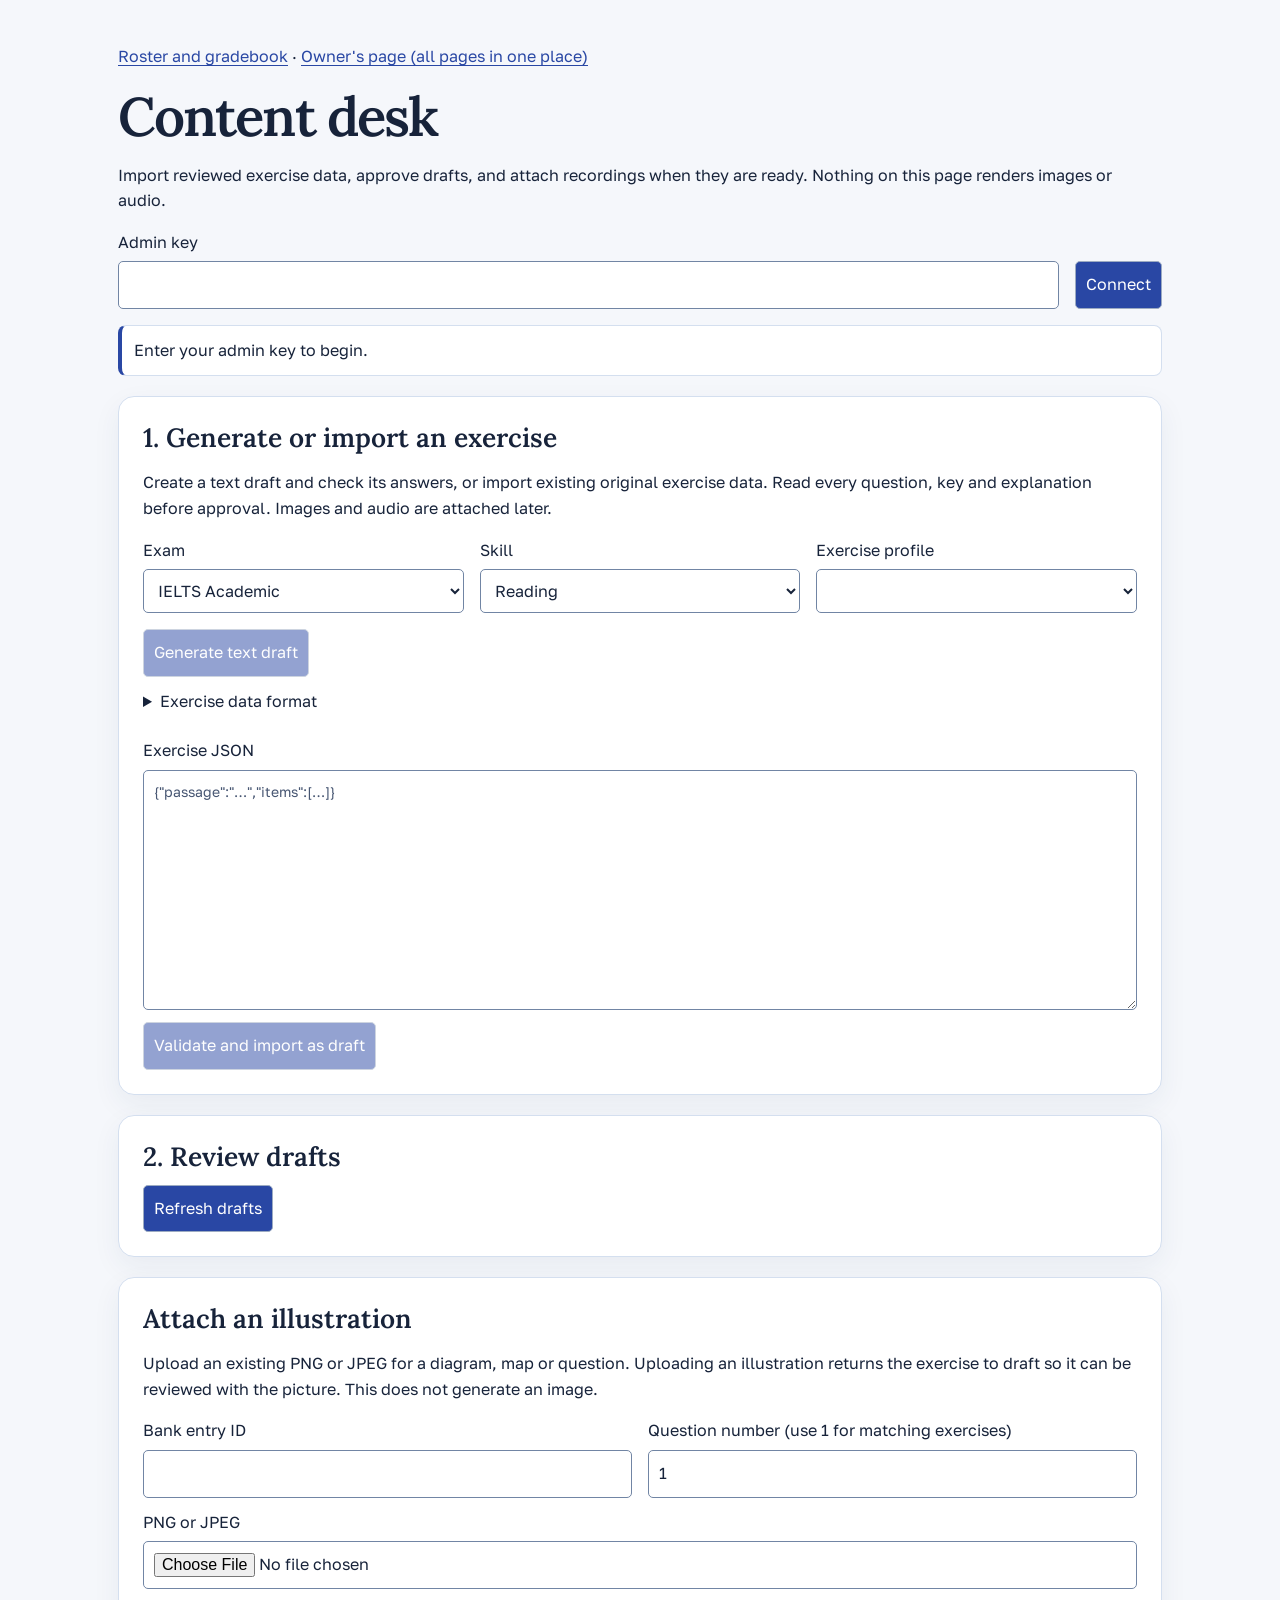
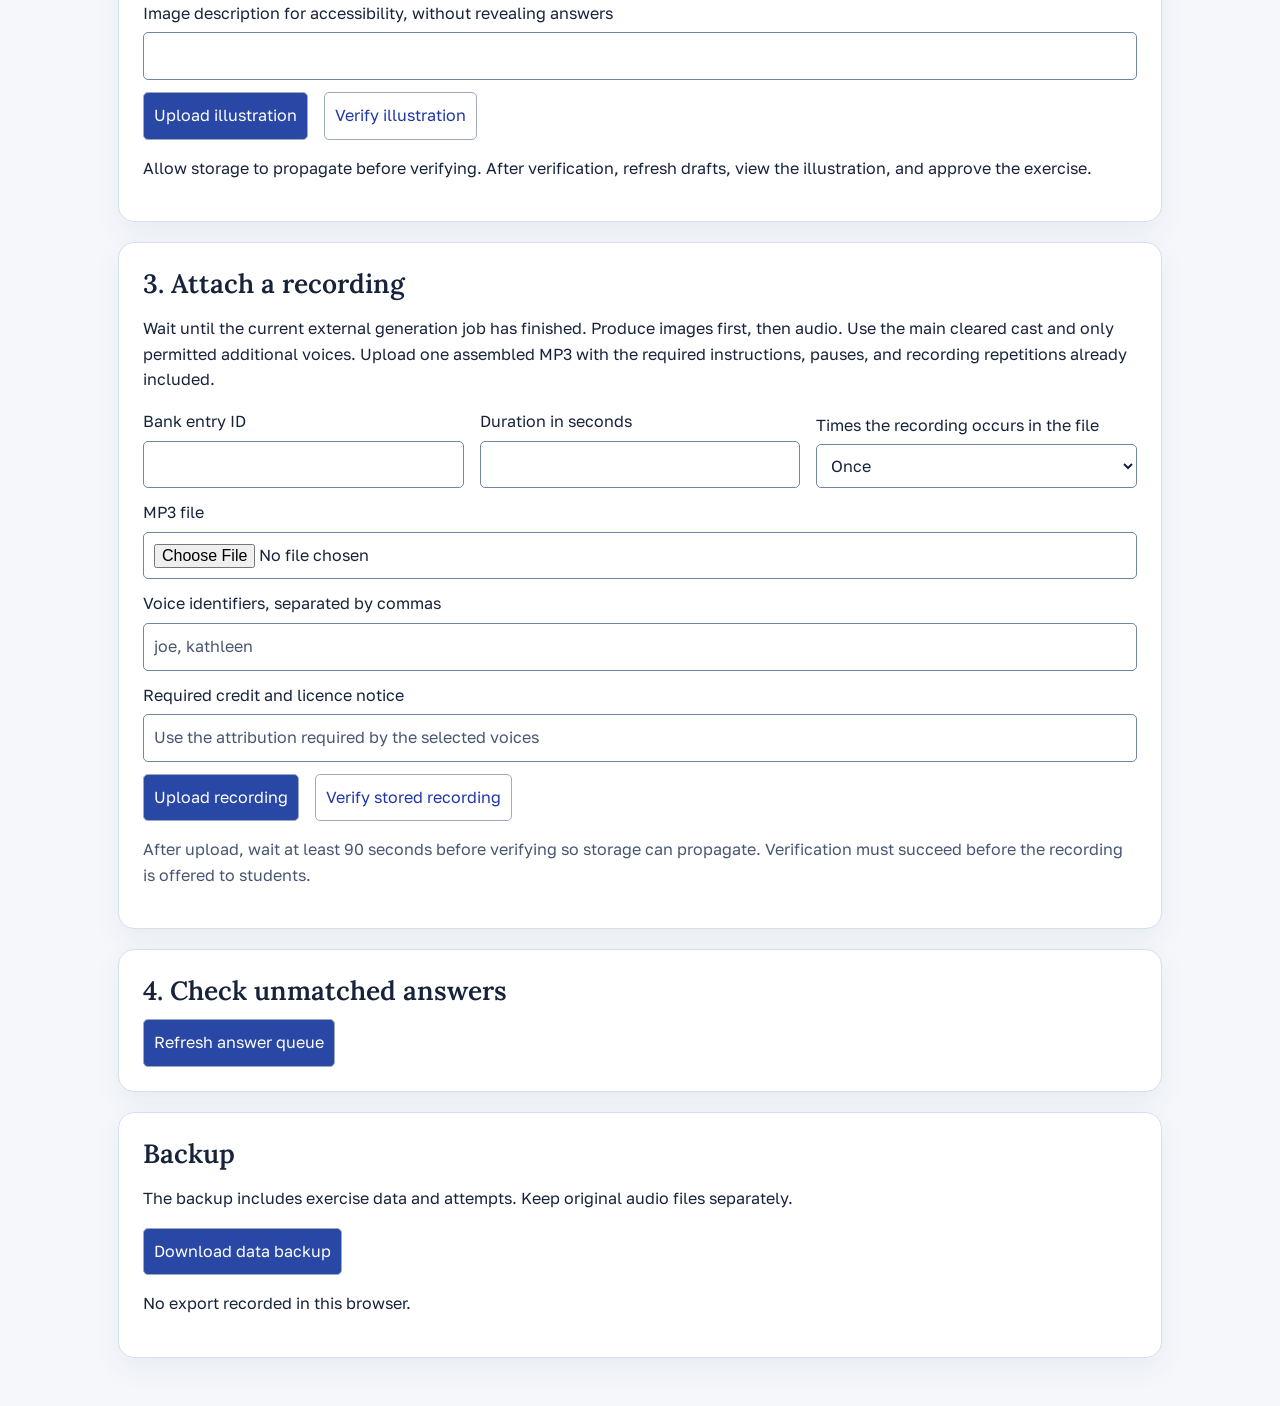
<file: content.html>
<!doctype html>
<html lang="en"><head><meta charset="utf-8"><meta name="viewport" content="width=device-width,initial-scale=1"><title>Content desk · Exam Prep</title>
<meta name="robots" content="noindex, nofollow"><link rel="icon" href="favicon.svg" type="image/svg+xml"><link rel="stylesheet" href="fonts/fonts.css">
<!-- Same frame guard as admin.html: shown only as the top page or inside a page of this site. -->
<style id="frameGuard">html{display:none}</style>
<script>(function(){let same=window.top===window;try{same=same||window.top.location.origin===location.origin}catch(e){same=false}if(!same)return;if(window.top!==window)document.documentElement.classList.add('in-hub');document.getElementById('frameGuard').remove()})();</script>
<style>
*{box-sizing:border-box}body{margin:0;background:#e9eff7;color:#1b2233;font:17px/1.55 'Golos Text','Segoe UI',Roboto,Helvetica,Arial,sans-serif}main{max-width:1100px;margin:auto;padding:24px}section,article{background:#f8fbff;border:1px solid #d3e3f5;border-radius:8px;padding:24px;margin:20px 0}h1,h2{color:#1f36a8;font-family:Caveat,'Segoe Print','Comic Sans MS',cursive;font-weight:700;margin:0 0 12px}h1{font-size:clamp(2.1rem,7vw,3.2rem);line-height:1.05}h2{font-size:1.9rem;line-height:1.1}h3{font-size:1.15rem;line-height:1.3;margin:0 0 8px}h4{font-size:1rem;margin:16px 0 4px}.in-hub .hub-hide{display:none}input,select,textarea,button{font:inherit;min-height:48px;padding:10px;border:1px solid #9cabc2;border-radius:5px;max-width:100%}input,select,textarea{background:white}button{cursor:pointer;background:#1f36a8;color:white}button:disabled{opacity:.5}a{color:#1f36a8}label{display:grid;gap:6px;margin:12px 0}.row{display:flex;gap:16px;flex-wrap:wrap;align-items:end}textarea{width:100%;min-height:240px;font:14px/1.5 monospace}pre{white-space:pre-wrap;overflow-wrap:anywhere}#status{position:sticky;top:0;background:#fff;padding:12px;border-left:4px solid #1f36a8;z-index:2}:focus-visible{outline:3px solid #1f36a8;outline-offset:3px}details>summary{cursor:pointer;padding:12px 0;min-height:44px}button.secondary{background:white;color:#1f36a8}.muted{color:#55607a}.danger{color:#a4201a}input[type=file]{width:100%}
</style><link rel="stylesheet" href="ui.css"></head><body class="exam-ui content-page"><main>
<p class="hub-hide"><a href="admin.html">Roster and gradebook</a> · <a href="owner.html">Owner's page (all pages in one place)</a></p><h1>Content desk</h1><p>Import reviewed exercise data, approve drafts, and attach recordings when they are ready. Nothing on this page renders images or audio.</p>
<div class="row"><label>Admin key<input id="key" type="password" autocomplete="off"></label><button id="connect">Connect</button></div><p id="status" role="status" aria-live="polite">Enter your admin key to begin.</p>
<section><h2>1. Generate or import an exercise</h2><p>Create a text draft and check its answers, or import existing original exercise data. Read every question, key and explanation before approval. Images and audio are attached later.</p>
<div class="row"><label>Exam<select id="exam"><option value="ielts">IELTS Academic</option><option value="toefl">TOEFL iBT</option><option value="ege">ЕГЭ</option><option value="oge">ОГЭ</option><option value="fce">B2 First</option><option value="cae">C1 Advanced</option><option value="cpe">C2 Proficiency</option><option value="pet">B1 Preliminary</option><option value="ket">A2 Key</option><option value="sat">SAT</option></select></label><label>Skill<select id="skill"><option value="reading">Reading</option><option value="listening">Listening</option></select></label><label>Exercise profile<select id="profile"></select></label></div>
<p id="profileNote"></p><button id="generate">Generate text draft</button><details><summary>Exercise data format</summary><p>Paste an object with <code>passage</code> (a transcript for Listening) and <code>items</code>. The example below describes the selected profile. Replace every placeholder before importing.</p><pre id="example"></pre></details>
<label>Exercise JSON<textarea id="payload" spellcheck="false" placeholder='{"passage":"…","items":[…]}'></textarea></label><button id="import">Validate and import as draft</button>
</section>
<section><h2>2. Review drafts</h2><button id="drafts">Refresh drafts</button><div id="entries"></div></section>
<section><h2>Attach an illustration</h2><p>Upload an existing PNG or JPEG for a diagram, map or question. Uploading an illustration returns the exercise to draft so it can be reviewed with the picture. This does not generate an image.</p>
<div class="row"><label>Bank entry ID<input id="imageBank" type="number" min="1"></label><label>Question number (use 1 for matching exercises)<input id="imageItem" type="number" min="1" max="50" value="1"></label></div>
<label>PNG or JPEG<input id="imageFile" type="file" accept="image/png,image/jpeg"></label><label>Image description for accessibility, without revealing answers<input id="imageAlt" maxlength="1000"></label><div class="row"><button id="imageUpload">Upload illustration</button><button id="imageVerify" class="secondary">Verify illustration</button></div><p>Allow storage to propagate before verifying. After verification, refresh drafts, view the illustration, and approve the exercise.</p></section>
<section><h2>3. Attach a recording</h2><p>Wait until the current external generation job has finished. Produce images first, then audio. Use the main cleared cast and only permitted additional voices. Upload one assembled MP3 with the required instructions, pauses, and recording repetitions already included.</p>
<div class="row"><label>Bank entry ID<input id="bankId" type="number" min="1"></label><label>Duration in seconds<input id="seconds" type="number" min="1" max="3600" step="0.1"></label><label>Times the recording occurs in the file<select id="plays"><option value="1">Once</option><option value="2">Twice</option></select></label></div>
<label>MP3 file<input id="mp3" type="file" accept="audio/mpeg,.mp3"></label><label>Voice identifiers, separated by commas<input id="voices" placeholder="joe, kathleen"></label><label>Required credit and licence notice<input id="credit" placeholder="Use the attribution required by the selected voices"></label>
<div class="row"><button id="upload">Upload recording</button><button id="verify" class="secondary">Verify stored recording</button></div><p class="muted">After upload, wait at least 90 seconds before verifying so storage can propagate. Verification must succeed before the recording is offered to students.</p></section>
<section><h2>4. Check unmatched answers</h2><button id="queue">Refresh answer queue</button><div id="reviews"></div></section>
<section><h2>Backup</h2><p>The backup includes exercise data and attempts. Keep original audio files separately.</p><button id="export">Download data backup</button><p id="lastExport"></p></section>
<script>
const BACKEND_URL = "https://exam-scorer.kayuso2011.workers.dev";
const $=id=>document.getElementById(id), escape=s=>String(s??'').replace(/[&<>"']/g,c=>({'&':'&amp;','<':'&lt;','>':'&gt;','"':'&quot;',"'":'&#39;'}[c]));
let profiles=[],loadVersion=0,uploadedAt=0,uploadedBank=null,previewUrls=[],imageUploadedAt=0,imageUploadedSlot='';
const pendingButtons=new Set();
function status(text){$('status').textContent=text}
function headers(){return {'X-Admin-Key':$('key').value}}
// The key is shared with admin.html and the owner's page for this browser tab only, so logging in once is enough.
function rememberKey(key){try{if(key)sessionStorage.setItem('examPrepAdminKey',key)}catch{}}
async function api(path,body){const r=await fetch(BACKEND_URL+path,{headers:{...headers(),...(body?{'Content-Type':'application/json'}:{})},...(body?{method:'POST',body:JSON.stringify(body)}:{})});const d=await r.json();if(!r.ok)throw Error((d.error||d.message||'Request failed')+(d.problems?' - '+d.problems.map(p=>typeof p==='string'?p:p.detail||p.code).join('; '):''));return d}
async function busy(button,job){if(button.disabled)return;pendingButtons.add(button);button.disabled=true;try{await job()}catch(e){status(e.message)}finally{pendingButtons.delete(button);button.disabled=false;syncProfileControls()}}
function selectedProfile(){return profiles.find(p=>p.taskFrom===Number($('profile').value))}
function syncProfileControls(){const profile=selectedProfile();$('generate').disabled=!profile?.generatable||pendingButtons.has($('generate'));$('import').disabled=!profile||pendingButtons.has($('import'))}
function clearProfiles(){profiles=[];$('profile').replaceChildren();$('profileNote').textContent='';$('example').textContent='';syncProfileControls()}
async function loadProfiles(saveKey=false){
 const version=++loadVersion,key=$('key').value;
 clearProfiles();
 try{
   const data=await api(`/admin/bank/groups?exam=${$('exam').value}&skill=${$('skill').value}`);
   if(version!==loadVersion||key!==$('key').value)return;
   profiles=data.groups;
   for(const g of profiles){const o=document.createElement('option');o.value=g.taskFrom;o.textContent=g.skillDescription;$('profile').append(o)}
   showProfile();
   if(saveKey)rememberKey(key);
   status(profiles.length?'Connected. Select a profile or review drafts.':'Connected. No exercise profiles for this selection.');
 }catch(e){if(version===loadVersion&&key===$('key').value)status(e.message)}
}
function showProfile(){const g=selectedProfile();syncProfileControls();if(!g)return;$('profileNote').textContent=`${g.itemCount} answers · ${g.format}${g.requireImage?" - a verified illustration is required":""}. Part exercises only; practice results are not official exam scores.`;
 let item;if(g.format==='table')item={label:'Question or table label',accepted:[$('exam').value==='toefl'?'mple':'answer'],why:'Explain where the answer comes from.',...(g.wordFormation?{stem:'BASE'}:{}),...(g.transformation?{original:'He had trouble finishing the report.',keyword:'DIFFICULT',label:'He ___ the report.',accepted:['found it difficult to finish']}:{}),...($('exam').value==='toefl'?{prefix:'exa',missingLetters:4}:{})};else if(g.format==='matching')item={options:Array.from({length:g.optionCount},(_,i)=>`Option ${i+1}`),targets:Array.from({length:g.itemCount},(_,i)=>`Target ${i+1}`),answer:Array.from({length:g.itemCount},(_,i)=>g.dualMatching?(i<5?i:i+3):g.allowReuse?i%g.optionCount:i),why:Array(g.itemCount).fill('Explain why this target matches this option.')};else item={q:'Question or statement',options:g.format==='tfns'?g.labels:g.pictureOptions?['Picture A','Picture B','Picture C']:Array.from({length:g.optionCount},(_,i)=>`Option ${i+1}`),...(g.pictureOptions?{imageBrief:'Describe three panels labelled A, B and C.'}:{}),...(g.perItemStimulus?{stimulus:'Original short notice or message for this question.'}:{}),answer:g.format==='multiselect'?[0,1]:0,why:'Explain the correct answer using the text.',...(g.format!=='multiselect'?{whyNot:Array.from({length:g.optionCount},()=> 'Explain why this option is not the answer.')}:{})};
 $('example').textContent=JSON.stringify({passage:g.numberedGaps?Array.from({length:g.itemCount},(_,i)=>`Original context for [${i+1}] ___ .`).join(' '):g.perItemStimulus?'':'Original passage or recording transcript.',items:g.format==='matching'?item:Array.from({length:g.itemCount},()=>item)},null,2)}
$('connect').onclick=()=>busy($('connect'),()=>loadProfiles(true));
$('key').oninput=()=>{++loadVersion;clearProfiles();status('Connect with the current admin key.')};
try{const saved=sessionStorage.getItem('examPrepAdminKey');if(saved){$('key').value=saved;busy($('connect'),()=>loadProfiles())}}catch{}
syncProfileControls();
$('exam').onchange=()=>loadProfiles();$('skill').onchange=()=>loadProfiles();$('profile').onchange=showProfile;
$('generate').onclick=()=>busy($('generate'),async()=>{const g=profiles.find(p=>p.taskFrom===Number($('profile').value));if(!g)throw Error('Connect and select a profile first.');status('Generating a text draft and checking answers. This can take a minute or more.');const d=await api('/admin/bank/generate',{examKey:$('exam').value,skill:$('skill').value,taskFrom:g.taskFrom});$('bankId').value=d.id;$('imageBank').value=d.id;status(`Draft ${d.id} (${d.examKey.toUpperCase()} / ${d.skill}) saved. ${d.gate.agreed==null?'Final illustration has not been checked.':`Checking model agreement: ${d.gate.agreed}/${d.gate.total}.`} Refresh drafts and review the full entry before approval.`)});
$('import').onclick=()=>busy($('import'),async()=>{const g=profiles.find(p=>p.taskFrom===Number($('profile').value));if(!g)throw Error('Connect and choose a profile first.');const data=JSON.parse($('payload').value);const result=await api('/admin/bank/import',{examKey:$('exam').value,skill:$('skill').value,taskFrom:g.taskFrom,passage:data.passage,items:data.items});status(`Entry ${result.id} imported as a draft. It is not available to students.`);$('bankId').value=result.id;$('imageBank').value=result.id});
function renderDraftContents(entry,article){
 const text=article.querySelector('.review-text');text.textContent=entry.passage;text.style.whiteSpace='pre-wrap';
 const host=article.querySelector('.review-questions'),data=entry.items;
 if(entry.format==='matching'){
   const legend=document.createElement('p');legend.textContent='Options: '+data.options.map((option,i)=>`${i+1}. ${option}`).join(' | ');host.append(legend);
   for(const [i,target] of data.targets.entries()){const box=document.createElement('div');box.innerHTML=`<h4>${i+1}. ${escape(target)}</h4><p><b>Answer:</b> ${escape(data.options[data.answer[i]])}</p><p>${escape(data.why?.[i]||'')}</p>`;host.append(box)}
   if(data.imageBrief){const brief=document.createElement('p');brief.textContent='Illustration brief: '+data.imageBrief;host.append(brief)}
 }else for(const [i,item] of data.entries()){
   const box=document.createElement('div');const answer=Array.isArray(item.accepted)?item.accepted.join(' / '):Array.isArray(item.answer)?item.answer.map(n=>item.options[n]).join(' / '):item.options[item.answer];
   box.innerHTML=`${item.stimulus?`<p class="review-text" style="white-space:pre-wrap">${escape(item.stimulus)}</p>`:''}<h4>${i+1}. ${escape(item.label||item.q)}</h4>${item.options?'<p>'+item.options.map((option,j)=>`${j+1}. ${escape(option)}`).join('<br>')+'</p>':''}<p><b>Accepted:</b> ${escape(answer)}</p>${item.original?`<p>Original: ${escape(item.original)}</p><p>Key word: ${escape(item.keyword)}</p>`:''}${item.stem?`<p>Base word: ${escape(item.stem)}</p>`:''}${item.prefix?`<p>Visible prefix: ${escape(item.prefix)}. Missing letters: ${item.missingLetters}.</p>`:''}<p>${escape(item.why||'')}</p>`;
   if(Array.isArray(item.whyNot))for(const [j,reason] of item.whyNot.entries()){if(!reason)continue;const why=document.createElement('p');why.textContent=`Option ${j+1}: ${reason}`;box.append(why)}
   if(item.imageBrief){const brief=document.createElement('p');brief.textContent='Illustration brief: '+item.imageBrief;box.append(brief)}host.append(box);
 }
}
$('drafts').onclick=()=>busy($('drafts'),async()=>{const data=await api('/admin/bank?status=draft');previewUrls.forEach(url=>URL.revokeObjectURL(url));previewUrls=[];$('entries').replaceChildren();if(!data.entries.length)$('entries').textContent='No drafts waiting.';for(const e of data.entries){const article=document.createElement('article');article.innerHTML=`<h3>Entry ${e.id} · ${escape(e.examKey)} · ${escape(e.skill)}</h3><p>Profile ${e.taskFrom} · ${escape(e.format)}</p><details><summary>Read text, questions and answers</summary><div class="review-text"></div><div class="review-questions"></div></details><details><summary>View exercise JSON</summary><pre></pre></details>`;article.querySelector('pre').textContent=JSON.stringify({passage:e.passage,items:e.items},null,2);renderDraftContents(e,article);const check=document.createElement('p');check.textContent=e.gate?.agreed==null?'No independent model check is recorded for this draft.':`Checking model agreement: ${e.gate.agreed}/${e.gate.total}. Read all questions and warnings before approval.`;article.append(check);for(const warning of e.warnings||[]){const notice=document.createElement('p');notice.className='danger';notice.textContent=warning.detail||warning.code;article.append(notice)}const images=Array.isArray(e.items)?e.items.map((it,index)=>({index,image:it.image})).filter(it=>it.image):e.items.image?[{index:0,image:e.items.image}]:[];for(const slot of images){const preview=document.createElement('button');preview.className='secondary';preview.textContent=`View illustration for question ${slot.index+1}`;preview.onclick=()=>busy(preview,async()=>{const r=await fetch(`${BACKEND_URL}/admin/bank/image?bankId=${e.id}&itemIndex=${slot.index}&v=${slot.image.sha256}`,{headers:headers()});if(!r.ok)throw Error('Illustration could not be loaded.');const url=URL.createObjectURL(await r.blob());previewUrls.push(url);const img=document.createElement('img');img.src=url;img.alt=slot.image.alt;img.style.maxWidth='100%';article.append(img)});article.append(preview)}const reviewed=document.createElement('label');reviewed.innerHTML='<span><input type="checkbox"> I have read the passage/transcript, every question, answer and explanation.</span>';const approve=document.createElement('button');approve.textContent='Approve entry';approve.disabled=true;reviewed.querySelector('input').onchange=()=>approve.disabled=!reviewed.querySelector('input').checked;const retire=document.createElement('button');retire.className='secondary';retire.textContent='Discard draft';const decide=async action=>{if(article.dataset.pending==='yes')return;article.dataset.pending='yes';article.querySelectorAll('button').forEach(b=>b.disabled=true);reviewed.querySelector('input').disabled=true;try{await api('/admin/bank/review',{id:e.id,action,reviewToken:e.reviewToken});article.remove();status(`Entry ${e.id} ${action==='approve'?'approved':'retired'}.${action==='approve'&&e.skill==='listening'?' It still needs verified audio before students can start.':''}`)}catch(error){article.dataset.pending='';article.querySelectorAll('button').forEach(b=>b.disabled=false);reviewed.querySelector('input').disabled=false;approve.disabled=!reviewed.querySelector('input').checked;throw error}};approve.onclick=()=>busy(approve,()=>decide('approve'));retire.onclick=()=>busy(retire,()=>decide('retire'));article.append(reviewed,approve,retire);$('entries').append(article)}status('Drafts loaded. Approval requires reading the full entry.')});
function imageSlotQuery(){const bankId=Number($('imageBank').value),index=Number($('imageItem').value)-1;if(!Number.isSafeInteger(bankId)||bankId<1||!Number.isSafeInteger(index)||index<0||index>49)throw Error('Choose an entry and question number.');return `bankId=${bankId}&itemIndex=${index}`}
$('imageUpload').onclick=()=>busy($('imageUpload'),async()=>{const query=imageSlotQuery(),file=$('imageFile').files[0];if(!file)throw Error('Choose a PNG or JPEG.');const r=await fetch(`${BACKEND_URL}/admin/bank/image?${query}`,{method:'POST',headers:{...headers(),'Content-Type':file.type,'X-Image-Alt':encodeURIComponent($('imageAlt').value)},body:file});const d=await r.json();if(!r.ok)throw Error(d.error||'Image upload failed');imageUploadedAt=Date.now();imageUploadedSlot=query;status(`Illustration attached to entry ${d.bankId}. Wait 90 seconds, verify, then review and approve the draft.`)});
$('imageVerify').onclick=()=>busy($('imageVerify'),async()=>{const query=imageSlotQuery();if(query===imageUploadedSlot&&Date.now()-imageUploadedAt<90000)throw Error('Wait at least 90 seconds after upload before verifying.');const d=await api('/admin/bank/image/verify?'+query,{});status(`Illustration for entry ${d.bankId} verified. Review the draft with its illustration before approval.`)});
$('upload').onclick=()=>busy($('upload'),async()=>{const file=$('mp3').files[0],bankId=Number($('bankId').value);if(!file||!Number.isSafeInteger(bankId)||bankId<1)throw Error('Choose an MP3 and a bank entry ID.');const voiceList=$('voices').value.split(',').map(s=>s.trim()).filter(Boolean);const r=await fetch(`${BACKEND_URL}/admin/bank/audio?bankId=${bankId}`,{method:'POST',headers:{...headers(),'Content-Type':'audio/mpeg','X-Audio-Seconds':$('seconds').value,'X-Audio-Plays':$('plays').value,'X-Audio-Voices':JSON.stringify(voiceList),'X-Audio-Credit':encodeURIComponent($('credit').value)},body:file});const d=await r.json();if(!r.ok)throw Error(d.error||'Upload failed');uploadedAt=Date.now();uploadedBank=bankId;status(`Audio uploaded for entry ${bankId}. It is not ready yet. Wait 90 seconds, then verify.`)});
$('verify').onclick=()=>busy($('verify'),async()=>{const bankId=Number($('bankId').value);if(bankId===uploadedBank&&Date.now()-uploadedAt<90000)throw Error('Wait at least 90 seconds after upload before verifying.');const d=await api('/admin/bank/audio/verify',{bankId});status(`Entry ${d.bankId}: stored audio verified. Student access also requires approval.`)});
$('queue').onclick=()=>busy($('queue'),async()=>{const data=await api('/admin/typed-reviews');$('reviews').replaceChildren();if(!data.reviews.length)$('reviews').textContent='No answers waiting for review.';for(const r of data.reviews){const article=document.createElement('article');article.innerHTML=`<h3>${escape(r.examKey)} · ${escape(r.skill)} · ${escape(r.label)}</h3><p><b>${escape(r.answer)}</b> · ${r.count} submitted attempts</p><p>Accepted answers: ${escape(r.accepted.join(' / '))}</p>${r.original?`<p>Original: ${escape(r.original)}</p><p>Key word: ${escape(r.keyword)}</p>`:''}${r.stem?`<p>Base word: ${escape(r.stem)}</p>`:''}<details><summary>Read passage or transcript</summary><pre></pre></details>`;article.querySelector('pre').textContent=r.passage;for(const action of ['accept','reject']){const b=document.createElement('button');b.textContent=action==='accept'?'Accept answer':'Reject answer';b.onclick=()=>busy(b,async()=>{article.querySelectorAll('button').forEach(x=>x.disabled=true);try{await api('/admin/typed-reviews/decide',{id:r.id,action});article.remove();status('Decision saved. Affected attempt scores are updated.')}catch(e){article.querySelectorAll('button').forEach(x=>x.disabled=false);throw e}});article.append(b)}$('reviews').append(article)}status('Answer queue loaded.')});
function exportDate(){try{$('lastExport').textContent=localStorage.getItem('examPrepLastExport')?'Last export from this browser: '+localStorage.getItem('examPrepLastExport'):'No export recorded in this browser.'}catch{}}
$('export').onclick=()=>busy($('export'),async()=>{const data=await api('/admin/export');const url=URL.createObjectURL(new Blob([JSON.stringify(data,null,2)],{type:'application/json'}));const a=document.createElement('a');a.href=url;a.download=`exam-prep-backup-${new Date().toISOString().slice(0,10)}.json`;a.click();setTimeout(()=>URL.revokeObjectURL(url),1000);try{localStorage.setItem('examPrepLastExport',new Date().toLocaleString())}catch{}exportDate();status(data.failedTables?.length?'Backup downloaded; missing tables: '+data.failedTables.join(', '):'Backup downloaded. Keep original recordings separately.')});exportDate();
</script></main></body></html>
</file>
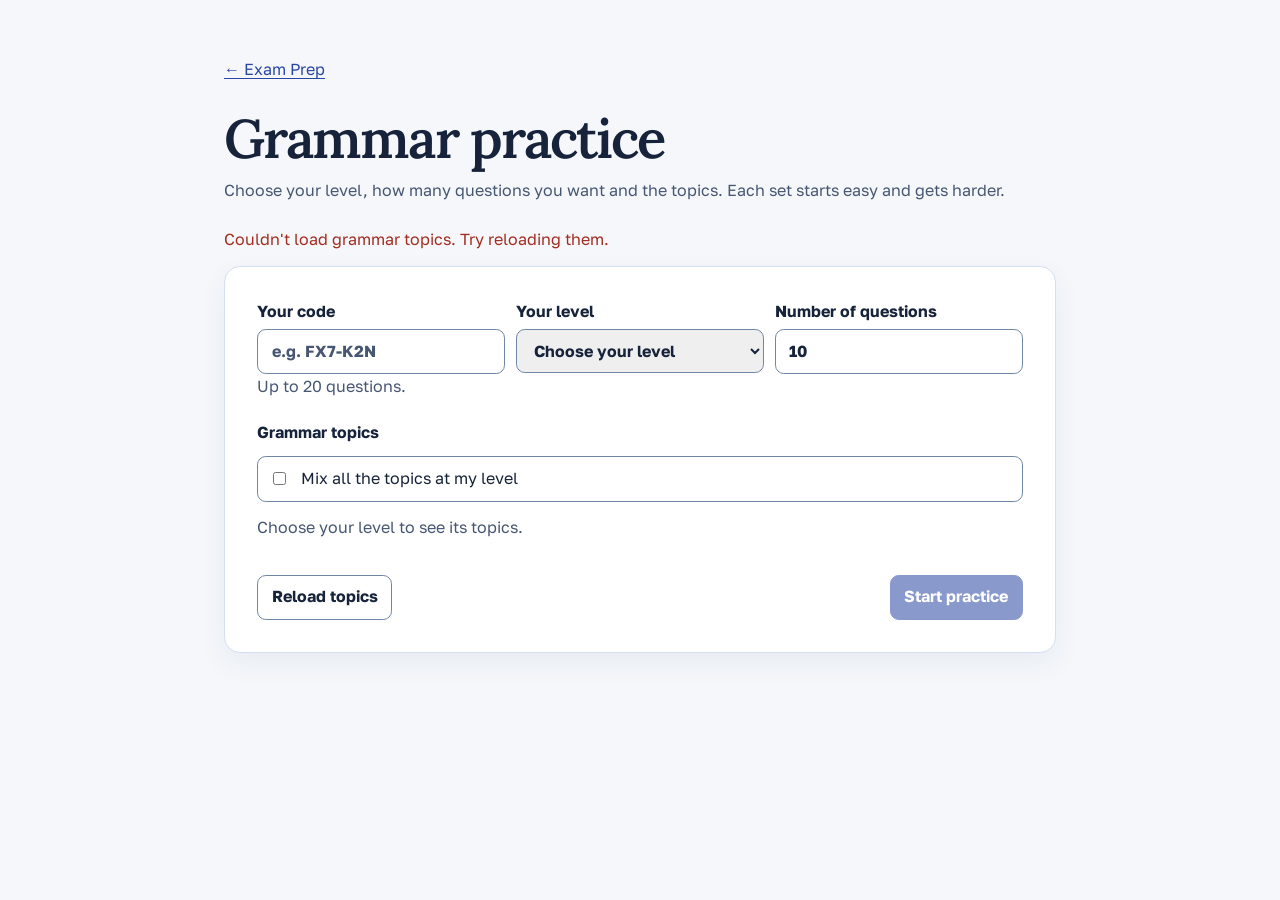
<file: grammar.html>
<!doctype html>
<html lang="en">
<head>
  <meta charset="utf-8">
  <meta name="viewport" content="width=device-width, initial-scale=1">
  <title>Grammar Practice · Exam Prep</title>
  <link rel="icon" href="favicon.svg" type="image/svg+xml">
  <link rel="stylesheet" href="fonts/fonts.css">
  <link rel="stylesheet" href="ui.css">
  <style>
    .grammar-page { margin: 0; padding: clamp(1rem, 4vw, 3rem); }
    .grammar-page main { max-width: 52rem; margin-inline: auto; }
    .grammar-page nav a { display: inline-flex; align-items: center; min-height: 44px; }
    .grammar-page header { margin: 1rem 0 1.5rem; }
    .grammar-page h1, .grammar-page h2 { margin: 0 0 .55rem; }
    .grammar-page p { margin: 0 0 .85rem; }
    .grammar-page .card { border: 1px solid var(--ui-border); background: var(--ui-paper); border-radius: var(--ui-radius); padding: clamp(1rem, 4vw, 2rem); }
    .grammar-page .fields, .grammar-page .topics { display: grid; grid-template-columns: repeat(auto-fit, minmax(min(100%, 15rem), 1fr)); gap: .65rem; }
    .grammar-page .fields > label { display: grid; align-content: start; gap: .3rem; font-weight: 700; }
    .grammar-page .fields :is(input, select), .grammar-page button { box-sizing: border-box; border: 1px solid var(--ui-control); border-radius: .55rem; padding: .55rem .85rem; font: inherit; }
    .grammar-page button { color: var(--ui-ink); background: var(--ui-paper); cursor: pointer; font-weight: 700; }
    .grammar-page button:disabled { opacity: .55; }
    .grammar-page button.primary { border-color: var(--ui-accent); }
    .grammar-page fieldset { border: 0; padding: 0; margin: 1.25rem 0; min-width: 0; }
    .grammar-page legend { font-weight: 700; padding: 0; margin-bottom: .65rem; }
    .grammar-page .topics label, .grammar-page .choices label { box-sizing: border-box; display: flex; align-items: center; gap: .75rem; min-height: 46px; border: 1px solid var(--ui-control); border-radius: .55rem; padding: .45rem .7rem; cursor: pointer; overflow-wrap: anywhere; }
    .grammar-page :is(.topics, .choices) label:has(input:checked) { background: var(--ui-tint); border-color: var(--ui-accent); box-shadow: inset 0 0 0 1px var(--ui-accent); }
    .grammar-page .choices { display: grid; gap: .65rem; }
    .grammar-page #topics-hint { margin-top: .85rem; }
    .grammar-page #topics:not([hidden]) { display: grid; gap: .65rem; }
    .grammar-page #topics details { border: 1px solid var(--ui-border); border-radius: .55rem; padding: 0 .85rem; }
    .grammar-page #topics details[open] { padding-bottom: .85rem; }
    .grammar-page #topics summary { padding: .65rem 0; line-height: 1.6; cursor: pointer; font-weight: 700; }
    .grammar-page #topics summary span { margin-inline-start: .6rem; font-weight: 400; white-space: nowrap; }
    .grammar-page #topics button { margin-bottom: .65rem; }
    .grammar-page .actions { display: flex; flex-wrap: wrap; align-items: center; gap: .6rem; }
    .grammar-page .actions > .primary { margin-inline-start: auto; }
    .grammar-page progress { accent-color: var(--ui-accent); width: 100%; height: .75rem; }
    .grammar-page #status { margin: .8rem 0; }
    .grammar-page #status:empty { display: none; }
    .grammar-page #status[data-error] { color: var(--ui-danger); }
    .grammar-page #review { list-style: none; counter-reset: item; margin: 1rem 0 1.5rem; padding: 0; display: grid; gap: 1rem; }
    .grammar-page #review > li { counter-increment: item; border: 1px solid var(--ui-border); border-radius: .75rem; overflow: hidden; }
    .grammar-page #review .verdict { display: flex; flex-wrap: wrap; align-items: center; gap: .35rem .75rem; margin: 0; padding: .55rem .9rem; }
    .grammar-page #review .verdict::before { content: counter(item) "."; font-weight: 700; }
    .grammar-page #review .badge { border-radius: 99px; padding: .1rem .75rem; color: #fff; font-weight: 700; }
    .grammar-page #review .correct .verdict { background: #e4f3ea; }
    .grammar-page #review .correct .badge { background: #1d6344; }
    .grammar-page #review .missed .verdict { background: #fbe9e6; }
    .grammar-page #review .missed .badge { background: var(--ui-danger); }
    .grammar-page #review .blank .verdict { background: #fbf1de; }
    .grammar-page #review .blank .badge { background: var(--ui-warn); }
    .grammar-page #review .body { padding: .8rem .9rem 1rem; display: grid; gap: .55rem; }
    .grammar-page #review :is(h3, .body p) { margin: 0; overflow-wrap: anywhere; }
    .grammar-page #review h3 { font: 500 1.1rem/1.55 var(--ui-sans); }
    .grammar-page #review h3 strong, .grammar-page #review .right { color: #1d6344; font-weight: 700; text-decoration: underline; text-decoration-thickness: 2px; text-underline-offset: .22em; }
    .grammar-page #review s { color: var(--ui-danger); text-decoration-thickness: 2px; }
    .grammar-page #review .rule { border-radius: .55rem; background: var(--ui-tint); padding: .6rem .8rem; }
    .grammar-page #review em { font-weight: 600; }
  </style>
</head>
<body class="exam-ui grammar-page">
<main>
  <nav aria-label="Exam Prep"><a href="index.html">← Exam Prep</a></nav>
  <header>
    <h1>Grammar practice</h1>
    <p class="hint">Choose your level, how many questions you want and the topics. Each set starts easy and gets harder.</p>
  </header>
  <p id="status" role="status" aria-live="polite"></p>
  <form id="setup" class="card">
    <div class="fields">
      <label>Your code <input id="student-code" placeholder="e.g. FX7-K2N" autocomplete="off" required></label>
      <label>Your level
        <select id="level" required>
          <option value="">Choose your level</option>
        </select>
      </label>
      <label>Number of questions <input id="count" type="number" min="1" max="20" step="1" value="10" required aria-describedby="count-hint"></label>
    </div>
    <p id="count-hint" class="hint">Up to 20 questions.</p>
    <fieldset>
      <legend>Grammar topics</legend>
      <div class="topics"><label><input id="mix-all" type="checkbox"> Mix all the topics at my level</label></div>
      <p id="topics-hint" class="hint">Choose your level to see its topics.</p>
      <div id="topics"></div>
    </fieldset>
    <div class="actions">
      <button type="button" id="reload-topics" hidden>Reload topics</button>
      <button type="button" id="redo-last" hidden>Redo your last set</button>
      <button class="primary" id="start" disabled>Start practice</button>
    </div>
  </form>
  <section id="exercise" class="card" hidden>
    <p id="progress-label" class="hint"></p>
    <progress id="progress" aria-labelledby="progress-label"></progress>
    <p id="question-topic" class="hint"></p>
    <h2 id="question" tabindex="-1"></h2>
    <fieldset aria-labelledby="question">
      <div id="choices" class="choices"></div>
    </fieldset>
    <div class="actions">
      <button type="button" id="previous">Previous</button>
      <button type="button" id="next" class="primary">Next</button>
      <button type="button" id="submit" class="primary" hidden>Check answers</button>
    </div>
    <p id="answered" class="hint"></p>
  </section>
  <section id="results" class="card" hidden>
    <h2 id="score" tabindex="-1"></h2>
    <ol id="review"></ol>
    <div class="actions">
      <button type="button" id="redo">Try the same set again</button>
      <button type="button" class="primary" id="again">New practice set</button>
    </div>
  </section>
</main>
<script>
const BACKEND_URL = "https://exam-scorer.kayuso2011.workers.dev";
const $ = (id) => document.getElementById(id);
const STORAGE_KEY = "examPrepStudentCode";
const LEVEL_KEY = "examPrepGrammarLevel";
const LAST_SET_KEY = "examPrepGrammarLastSet";
const levelNames = new Map();
const topicNames = new Map();
let allTopics = [];
let difficulties = [];
let active = null;
let answers = [];
let currentIndex = 0;
let busy = false;
let startingLimit = 20;
let limitRequest = 0;

function status(message = "", error = false) {
  $("status").textContent = message;
  $("status").toggleAttribute("data-error", error);
}

async function api(path, body) {
  const response = await fetch(BACKEND_URL + path, body ? {
    method: "POST",
    headers: { "Content-Type": "application/json" },
    body: JSON.stringify(body),
  } : {});
  const data = await response.json();
  if (!response.ok) throw Object.assign(new Error(data.error || ("Request failed (" + response.status + ").")), { status: response.status });
  return data;
}

// A set the Worker could not finish (502) keeps every question that passed the
// answer check, so one automatic second request usually completes it.
async function startSet(body) {
  try {
    return await api("/grammar/start", body);
  } catch (error) {
    if (error.status !== 502) throw error;
    status("Still preparing your questions…");
    return api("/grammar/start", body);
  }
}

async function loadTopics() {
  $("reload-topics").hidden = true;
  $("start").disabled = true;
  status("Loading topics…");
  try {
    const { topics, oldTopics, levels, difficulties: labels, maxCount } = await api("/grammar/topics");
    difficulties = labels;
    startingLimit = maxCount;
    $("count").max = maxCount;
    let savedLevel = "";
    try { savedLevel = localStorage.getItem(LEVEL_KEY) || ""; } catch (_) {}
    const placeholder = document.createElement("option");
    placeholder.value = "";
    placeholder.textContent = "Choose your level";
    $("level").replaceChildren(placeholder, ...levels.map(({ id, label }) => {
      levelNames.set(id, label);
      const option = document.createElement("option");
      option.value = id;
      option.textContent = label;
      return option;
    }));
    if (levelNames.has(savedLevel)) $("level").value = savedLevel;
    allTopics = topics;
    for (const { id, label } of [...topics, ...oldTopics]) topicNames.set(id, label);
    showTopics();
    $("start").disabled = false;
    status();
  } catch (_) {
    $("reload-topics").hidden = false;
    status("Couldn't load grammar topics. Try reloading them.", true);
  }
}

// One group of topics: a heading that opens, how many are chosen, and one button that
// chooses or clears them all.
function topicGroup(name, topics, chosen) {
  const details = document.createElement("details");
  const summary = document.createElement("summary");
  const tally = document.createElement("span");
  const all = document.createElement("button");
  const list = document.createElement("div");
  list.className = "topics";
  const inputs = topics.map(({ id }) => {
    const input = document.createElement("input");
    input.type = "checkbox";
    input.value = id;
    input.checked = chosen.has(id);
    return input;
  });
  const update = () => {
    const n = inputs.filter((input) => input.checked).length;
    tally.textContent = n ? n + " of " + inputs.length + " chosen" : inputs.length + (inputs.length === 1 ? " topic" : " topics");
    all.textContent = n === inputs.length ? "Clear all" : "Choose all";
    return n;
  };
  list.append(...inputs.map((input, index) => {
    const label = document.createElement("label");
    label.append(input, document.createTextNode(topics[index].label));
    return label;
  }));
  list.addEventListener("change", update);
  all.type = "button";
  all.addEventListener("click", () => {
    const choose = inputs.some((input) => !input.checked);
    for (const input of inputs) input.checked = choose;
    update();
    return updateLimit();
  });
  summary.append(document.createTextNode(name), tally);
  details.append(summary, all, list);
  details.open = update() > 0;
  return details;
}

// Only the topics of the chosen level. What was chosen stays chosen if the new level has it.
function showTopics() {
  const chosen = new Set(listedChoices());
  const groups = new Map();
  for (const topic of levelTopics()) {
    if (!groups.has(topic.group)) groups.set(topic.group, []);
    groups.get(topic.group).push(topic);
  }
  $("topics").replaceChildren(...[...groups].map(([name, topics]) => topicGroup(name, topics, chosen)));
  $("topics").hidden = $("mix-all").checked;
  $("topics-hint").textContent = !groups.size ? "Choose your level to see its topics."
    : $("mix-all").checked ? "Each set takes its topics at random from all " + levelTopics().length + " at your level."
    : "Open a group and choose one or more topics. If you choose more topics than questions, the set takes some of them at random.";
}

function levelTopics() {
  return allTopics.filter(({ levels }) => levels.includes($("level").value));
}

function listedChoices() {
  return [...$("topics").querySelectorAll("input:checked")].map((input) => input.value);
}

function chosenTopics() {
  return $("mix-all").checked ? levelTopics().map(({ id }) => id) : listedChoices();
}

// How many questions the student may ask for grows with the ones they have had at this
// level in these topics. Until that is known, or if it can't be read, it is the first 20;
// the Worker checks the number again when the set starts.
async function updateLimit() {
  const request = ++limitRequest;
  const studentCode = $("student-code").value.trim();
  const level = $("level").value;
  const topics = chosenTopics();
  let limit = startingLimit;
  let hint = "Up to " + limit + " questions.";
  if (studentCode && level && topics.length) {
    try {
      const result = await api("/grammar/limit", { studentCode, level, topics });
      limit = result.limit;
      hint = result.had === 0
        ? "Up to " + limit + " questions."
        : "Up to " + limit + " questions: at most " + result.maxNew + " new, mixed with the " + result.had + " you have had in these topics.";
    } catch (_) {}
  }
  if (request !== limitRequest) return;
  $("count").max = limit;
  $("count-hint").textContent = hint;
}

function updateAnswered() {
  $("answered").textContent = answers.filter((answer) => answer !== null).length + " of " + answers.length + " answered";
}

function showQuestion() {
  const { topic, difficulty, question, options } = active.questions[currentIndex];
  $("progress-label").textContent = "Question " + (currentIndex + 1) + " of " + answers.length;
  $("progress").max = answers.length;
  $("progress").value = currentIndex + 1;
  $("question-topic").textContent = topicNames.get(topic) + " · " + active.level + " · " + difficulties[difficulty - 1];
  const gaps = question.split("____").length - 1;
  if (gaps > 1) $("question-topic").textContent += " · " + gaps + " gaps, filled in order";
  $("question").textContent = question;
  $("choices").replaceChildren(...options.map((option, index) => {
    const label = document.createElement("label");
    const input = document.createElement("input");
    input.type = "radio";
    input.name = "answer";
    input.checked = answers[currentIndex] === index;
    input.addEventListener("change", () => {
      answers[currentIndex] = index;
      updateAnswered();
    });
    label.append(input, document.createTextNode(option));
    return label;
  }));
  $("previous").disabled = currentIndex === 0;
  $("next").hidden = currentIndex === answers.length - 1;
  $("submit").hidden = currentIndex !== answers.length - 1;
  updateAnswered();
  $("question").focus();
}

// An element with its children, which may be plain text.
function make(tag, className, ...children) {
  const element = document.createElement(tag);
  if (className) element.className = className;
  element.append(...children.map((child) => typeof child === "string" ? document.createTextNode(child) : child));
  return element;
}

// Explanations quote the words they talk about. Those words are shown in italics.
function withItalics(text) {
  const parts = [];
  let from = 0;
  for (const match of text.matchAll(/(^|[\s(/])['"‘“](.+?)['"’”](?=$|[\s.,;:!?)/])/g)) {
    const start = match.index + match[1].length;
    parts.push(text.slice(from, start), make("em", "", match[2]));
    from = match.index + match[0].length;
  }
  parts.push(text.slice(from));
  return parts.filter((part) => part !== "");
}

// The words of an option for each gap of its question.
function gapWords(question, option) {
  return question.split("____").length === 2 ? [option] : option.split(" / ");
}

// A wrong answer with the words that are wrong crossed out. In a question with several gaps
// some of its words are right.
function crossedOut(question, chosen, right) {
  const rightWords = gapWords(question, right);
  return gapWords(question, chosen).flatMap((words, index) =>
    [...(index ? [" / "] : []), words === rightWords[index] ? words : make("s", "", words)]);
}

// The sentence with the right words in its gaps, so it can be read whole.
function filledSentence(question, option) {
  const words = gapWords(question, option);
  return question.split("____").flatMap((text, index) => index === 0 ? [text] : [make("strong", "", words[index - 1]), text]).filter((part) => part !== "");
}

function showResult(result) {
  $("exercise").hidden = true;
  $("results").hidden = false;
  $("score").textContent = result.correct + " of " + result.total + " correct";
  $("review").replaceChildren(...result.items.map((item, index) => {
    const question = active.questions[index];
    const chosen = question.options[item.selected];
    const right = question.options[item.answer];
    const [kind, verdict] = item.correct ? ["correct", "✓ Correct"] : item.selected === null ? ["blank", "– Not answered"] : ["missed", "✗ Incorrect"];
    const body = make("div", "body", make("h3", "", ...filledSentence(question.question, right)));
    if (kind === "missed") body.append(make("p", "", make("strong", "", "Your answer: "), ...crossedOut(question.question, chosen, right)));
    if (kind !== "correct") body.append(make("p", "", make("strong", "", "Correct answer: "), make("span", "right", right)));
    if (item.note) body.append(make("p", "", make("strong", "", "Why not ", make("em", "", chosen), "? "), ...withItalics(item.note)));
    body.append(make("p", "rule", make("strong", "", "The rule: "), ...withItalics(item.explanation)));
    return make("li", kind,
      make("p", "verdict", make("span", "badge", verdict), make("span", "hint", topicNames.get(question.topic) + " · " + difficulties[question.difficulty - 1])),
      body);
  }));
  $("score").focus();
}

function lastSet() {
  try { return JSON.parse(localStorage.getItem(LAST_SET_KEY) || "null"); } catch (_) { return null; }
}

function showLastSetButton() {
  const saved = lastSet();
  $("redo-last").hidden = !(saved && saved.attemptId && saved.studentCode === $("student-code").value.trim());
}

function begin(started, studentCode) {
  active = { ...started, studentCode };
  try { localStorage.setItem(LAST_SET_KEY, JSON.stringify({ studentCode, attemptId: active.attemptId })); } catch (_) {}
  answers = Array(active.questions.length).fill(null);
  currentIndex = 0;
  $("setup").hidden = true;
  $("results").hidden = true;
  $("exercise").hidden = false;
  status();
  showQuestion();
}

async function redo(studentCode, attemptId, button) {
  if (busy) return;
  busy = true;
  button.disabled = true;
  status("Preparing the same questions again…");
  try {
    begin(await api("/grammar/redo", { studentCode, attemptId }), studentCode);
  } catch (error) {
    status(error.message || "Couldn't open that set again. Try again.", true);
  } finally {
    busy = false;
    button.disabled = false;
  }
}

try { $("student-code").value = localStorage.getItem(STORAGE_KEY) || ""; } catch (_) {}
showLastSetButton();
$("student-code").addEventListener("input", showLastSetButton);
for (const id of ["student-code", "topics"]) $(id).addEventListener("change", updateLimit);
for (const id of ["level", "mix-all"]) $(id).addEventListener("change", () => { showTopics(); return updateLimit(); });
$("redo-last").addEventListener("click", () => {
  const saved = lastSet();
  return saved && redo(saved.studentCode, saved.attemptId, $("redo-last"));
});
$("redo").addEventListener("click", () => active && redo(active.studentCode, active.attemptId, $("redo")));
$("reload-topics").addEventListener("click", loadTopics);
$("setup").addEventListener("submit", async (event) => {
  event.preventDefault();
  if (busy) return;
  const topics = chosenTopics();
  const count = $("count").valueAsNumber;
  const level = $("level").value;
  if (!level) { status("Choose your level.", true); return; }
  if (!Number.isInteger(count) || count < 1 || count > Number($("count").max)) { status("Choose from 1 to " + $("count").max + " questions.", true); return; }
  if (!topics.length) { status("Choose at least one topic, or mix all the topics at your level.", true); return; }
  const studentCode = $("student-code").value.trim();
  if (!studentCode) { status("Enter your student code.", true); return; }
  try { localStorage.setItem(STORAGE_KEY, studentCode); localStorage.setItem(LEVEL_KEY, level); } catch (_) {}
  busy = true;
  $("start").disabled = true;
  status("Preparing your questions. A new set can take a minute.");
  try {
    begin(await startSet({ studentCode, level, topics, count }), studentCode);
  } catch (error) {
    status(error.message || "Couldn't start practice. Try again.", true);
  } finally {
    busy = false;
    $("start").disabled = false;
  }
});
$("previous").addEventListener("click", () => { if (!busy) { currentIndex--; showQuestion(); } });
$("next").addEventListener("click", () => { if (!busy) { currentIndex++; showQuestion(); } });
$("submit").addEventListener("click", async () => {
  if (busy || !active) return;
  busy = true;
  $("submit").disabled = true;
  $("previous").disabled = true;
  $("choices").querySelectorAll("input").forEach((input) => { input.disabled = true; });
  status("Checking your answers…");
  try {
    const { studentCode, attemptId } = active;
    const result = await api("/grammar/submit", { studentCode, attemptId, answers });
    status();
    showResult(result);
  } catch (error) {
    status(error.message || "Couldn't check your answers. Try again.", true);
  } finally {
    busy = false;
    $("submit").disabled = false;
    $("previous").disabled = currentIndex === 0;
    $("choices").querySelectorAll("input").forEach((input) => { input.disabled = false; });
  }
});
$("again").addEventListener("click", () => {
  active = null;
  $("results").hidden = true;
  $("setup").hidden = false;
  showLastSetButton();
  $("start").focus();
  return updateLimit();
});
loadTopics();
</script>
</body>
</html>
</file>
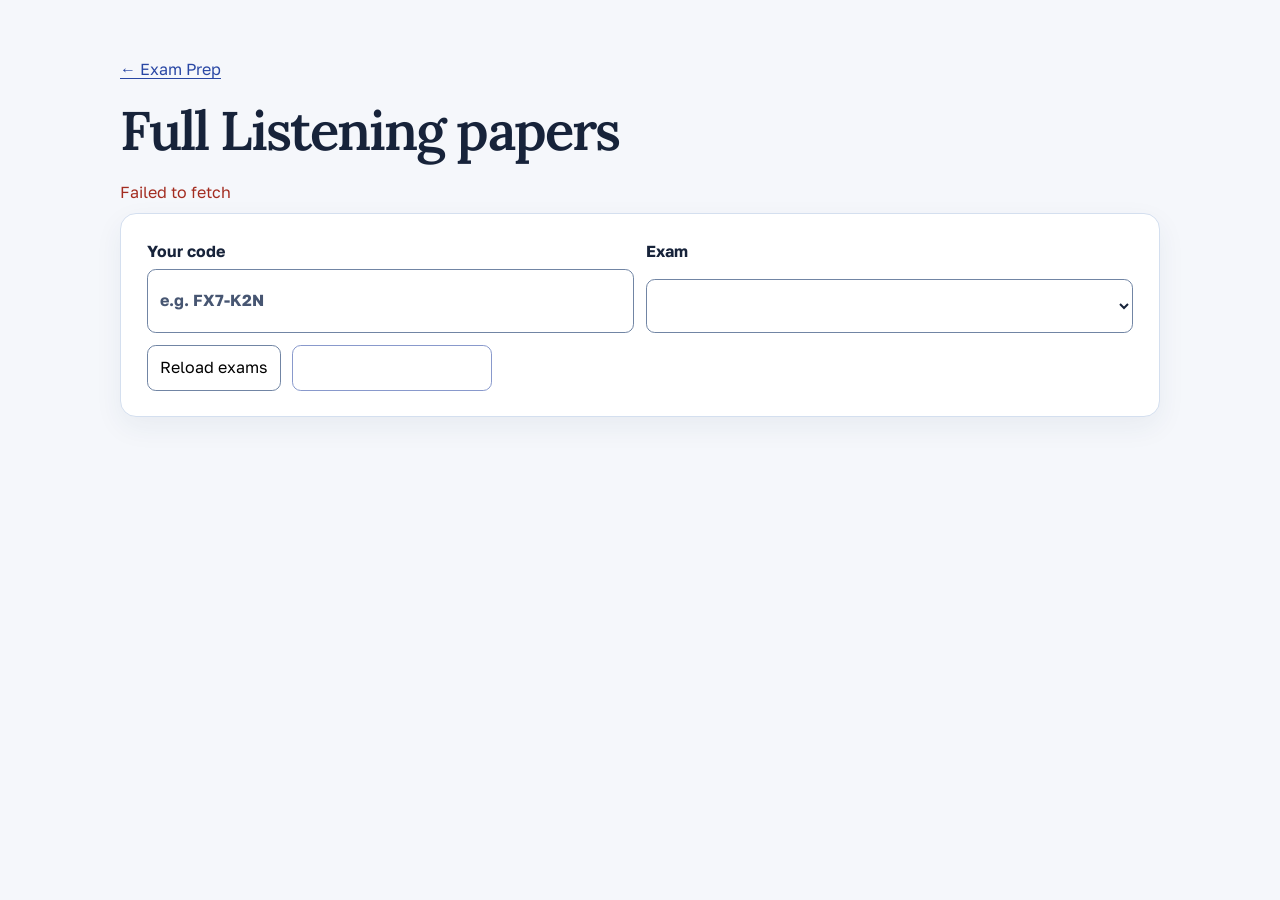
<file: listening.html>
<!doctype html>
<html lang="en">
<head>
  <meta charset="utf-8">
  <meta name="viewport" content="width=device-width, initial-scale=1">
  <title>Listening papers · Exam Prep</title>
  <link rel="icon" href="favicon.svg" type="image/svg+xml">
  <link rel="stylesheet" href="fonts/fonts.css">
  <link rel="stylesheet" href="ui.css">
  <style>
    .listening-page { margin: 0; padding: clamp(1rem, 4vw, 3rem); }
    .listening-page main { max-width: 65rem; margin-inline: auto; }
    .listening-page nav a { display: inline-flex; align-items: center; min-height: 44px; }
    .listening-page h1 { margin: .5rem 0 1.2rem; }
    .listening-page h2 { margin: 0 0 .6rem; }
    .listening-page p { margin: .45rem 0; }
    .listening-page .card { border: 1px solid var(--ui-border); border-radius: var(--ui-radius); background: var(--ui-paper); padding: clamp(1rem, 3vw, 1.6rem); }
    .listening-page .fields { display: grid; grid-template-columns: repeat(auto-fit, minmax(min(100%, 15rem), 1fr)); gap: .75rem; }
    .listening-page .fields label { display: grid; gap: .25rem; font-weight: 700; }
    .listening-page :is(input:not([type=radio]), select, button) { border: 1px solid var(--ui-control); border-radius: .55rem; padding: .55rem .8rem; background: var(--ui-paper); font: inherit; }
    .listening-page button { cursor: pointer; font-weight: 700; }
    .listening-page button:disabled { opacity: .55; }
    .listening-page button.primary { border-color: var(--ui-accent); }
    .listening-page .actions { display: flex; align-items: center; flex-wrap: wrap; gap: .7rem; margin-top: .8rem; }
    .listening-page #player { margin: 1rem 0; }
    .listening-page #status:empty { display: none; }
    .listening-page #status[data-error] { color: var(--ui-danger); }
    .listening-page #paper-parts > section { margin-top: 1rem; }
    .listening-page fieldset { margin: .7rem 0; border: 1px solid var(--ui-border); border-radius: .55rem; padding: .7rem; min-width: 0; }
    .listening-page legend { font-weight: 700; overflow-wrap: anywhere; max-width: 100%; }
    .listening-page .option { display: flex; gap: .5rem; align-items: center; min-height: 42px; }
    .listening-page .option:has(img) { flex-wrap: wrap; }
    .listening-page img { max-width: min(100%, 12rem); border: 1px solid var(--ui-border); border-radius: .4rem; }
    .listening-page table { border-collapse: collapse; width: 100%; }
    .listening-page .review li { padding: .65rem 0; border-top: 1px solid var(--ui-border); }
    .listening-page .wrong { color: var(--ui-danger); }
    .listening-page summary { cursor: pointer; min-height: 44px; padding-top: .45rem; }
  </style>
</head>
<body class="exam-ui listening-page">
<main>
  <nav aria-label="Exam Prep"><a href="index.html">← Exam Prep</a></nav>
  <h1>Full Listening papers</h1>
  <p id="status" role="status" aria-live="polite"></p>
  <form id="setup" class="card">
    <div class="fields">
      <label>Your code<input id="student" required autocomplete="off" placeholder="e.g. FX7-K2N"></label>
      <label>Exam<select id="exam" required></select></label>
    </div>
    <p id="exam-notes" class="hint"></p>
    <div class="actions">
      <button type="button" id="reload" hidden>Reload exams</button>
      <button class="primary" id="start" disabled>Start a Listening paper</button>
    </div>
  </form>
  <section id="attempt" hidden>
    <h2 id="paper-title" tabindex="-1"></h2>
    <p id="paper-note" class="hint"></p>
    <div id="player" class="card">
      <p id="track-status" role="status"></p>
      <p id="track-credit" class="hint" hidden></p>
      <div class="actions">
        <button class="primary" type="button" id="play">Play recordings</button>
        <button type="button" id="jump" disabled>Go to current part</button>
      </div>
      <audio id="audio" preload="none"></audio>
    </div>
    <form id="question-form">
      <div id="paper-parts"></div>
      <div class="actions">
        <button class="primary" id="submit">Submit paper</button>
        <p id="answered" class="hint"></p>
      </div>
    </form>
  </section>
  <section id="results" class="card" hidden>
    <h2 id="score" tabindex="-1"></h2>
    <p id="score-note" class="hint"></p>
    <div class="review" id="review"></div>
    <button class="primary" type="button" id="again">Choose another paper</button>
  </section>
</main>
<script>
const BACKEND_URL = "https://exam-scorer.kayuso2011.workers.dev";
const $ = (id) => document.getElementById(id);
const storageKey = "examPrepStudentCode";
let exams = [];
let paper = null;
let answers = [];
let tracks = [];
let trackIndex = 0;
let activePart = 0;
let busy = false;
const audio = $("audio");

function status(message = "", error = false) {
  $("status").textContent = message;
  $("status").toggleAttribute("data-error", error);
}
function element(tag, value) {
  const node = document.createElement(tag);
  if (value !== undefined) node.textContent = value;
  return node;
}
async function api(path, body) {
  const response = await fetch(BACKEND_URL + "/listening-papers/" + path, body ? {
    method: "POST", headers: { "Content-Type": "application/json" }, body: JSON.stringify(body),
  } : {});
  const data = await response.json();
  if (!response.ok) throw new Error(data.error || "Something went wrong. Try again.");
  return data;
}

function updateExam() {
  const exam = exams.find((item) => item.key === $("exam").value);
  $("start").disabled = !exam || exam.paperCount === 0;
  $("exam-notes").textContent = exam
    ? exam.questions + " questions · About " + exam.minutes + " minutes · " + exam.paperCount + " approved papers"
    : "";
}
async function loadExams() {
  $("reload").hidden = true;
  status("Loading exams…");
  try {
    ({ exams } = await api("overview"));
    $("exam").replaceChildren(...exams.map((exam) => {
      const option = element("option", exam.label + (exam.paperCount ? "" : " · not yet available"));
      option.value = exam.key;
      return option;
    }));
    const available = exams.find((exam) => exam.paperCount > 0);
    const requested = new URLSearchParams(location.search).get("exam");
    $("exam").value = exams.some((exam) => exam.key === requested) ? requested : (available || exams[0])?.key;
    updateExam();
    status();
  } catch (error) {
    $("reload").hidden = false;
    status(error.message || "Couldn't load Listening exams.", true);
  }
}
function updateAnswered() {
  $("answered").textContent = answers.filter((answer) => answer !== null && answer !== "").length + " of " + answers.length + " answered";
}
function answerKey() {
  return "listening-paper:" + paper.attemptId + ":" + paper.stage;
}
function saveAnswers() {
  try { sessionStorage.setItem(answerKey(), JSON.stringify(answers)); } catch (_) {}
  updateAnswered();
}
function renderPart(part, sectionIndex, offset) {
  const section = element("section");
  section.className = "card";
  section.id = "paper-part-" + sectionIndex;
  const heading = element("h2", part.title);
  heading.tabIndex = -1;
  section.append(heading, element("p", part.instructions));
  for (const [localIndex, item] of part.items.entries()) {
    const index = offset + localIndex;
    const question = element("fieldset");
    question.append(element("legend", (paper.questionOffset + index + 1) + ". " + item.prompt));
    if (item.kind === "typed") {
      const input = element("input");
      input.maxLength = 60;
      input.autocomplete = "off";
      input.spellcheck = false;
      input.setAttribute("aria-label", "Answer " + (paper.questionOffset + index + 1));
      input.value = answers[index] || "";
      input.addEventListener("input", () => { answers[index] = input.value; saveAnswers(); });
      question.append(input);
    } else {
      item.options.forEach((option, choice) => {
        const label = element("label");
        label.className = "option";
        const input = element("input");
        input.type = "radio";
        input.name = "answer-" + index;
        input.checked = answers[index] === choice;
        input.addEventListener("change", () => { answers[index] = choice; saveAnswers(); });
        label.append(input, element("span", option));
        if (item.images?.[choice]) {
          const image = element("img");
          image.src = BACKEND_URL + item.images[choice];
          image.alt = "Picture " + String.fromCharCode(65 + choice);
          label.append(image);
        }
        question.append(label);
      });
    }
    section.append(question);
  }
  return section;
}
function pauseAudio() {
  audio.pause();
  audio.removeAttribute("src");
  audio.load();
}
function renderPaper() {
  pauseAudio();
  trackIndex = 0;
  activePart = 0;
  tracks = paper.parts.flatMap((part, sectionIndex) => part.recordings.map((track, index) => ({
    ...track, sectionIndex, title: part.title, partTrack: index + 1, partTracks: part.recordings.length,
  })));
  const count = paper.parts.reduce((n, part) => n + part.items.length, 0);
  answers = Array(count).fill(null);
  try {
    const saved = JSON.parse(sessionStorage.getItem(answerKey()));
    if (Array.isArray(saved) && saved.length === count) answers = saved;
  } catch (_) {}
  $("paper-title").textContent = paper.title;
  $("paper-note").textContent = paper.scoreNote;
  $("track-status").textContent = paper.plays === 2 ? "Each recording contains two plays." : "Each recording plays once.";
  $("track-credit").hidden = true;
  $("play").disabled = false;
  $("play").textContent = "Play recordings";
  $("jump").disabled = true;
  $("submit").textContent = paper.stage === "router" ? "Continue to second module" : "Submit paper";
  let offset = 0;
  $("paper-parts").replaceChildren(...paper.parts.map((part, index) => {
    const section = renderPart(part, index, offset);
    offset += part.items.length;
    return section;
  }));
  $("setup").hidden = true;
  $("attempt").hidden = false;
  updateAnswered();
  $("paper-title").focus();
}
async function playTrack() {
  const track = tracks[trackIndex];
  if (!track) {
    $("track-status").textContent = "All recordings finished.";
    $("play").textContent = "Recordings finished";
    $("play").disabled = true;
    $("track-credit").hidden = true;
    return;
  }
  const trackUrl = BACKEND_URL + track.audio;
  if (audio.src !== trackUrl) audio.src = trackUrl;
  activePart = track.sectionIndex;
  $("jump").disabled = false;
  $("track-status").textContent = track.title + " · Recording " + track.partTrack + " of " + track.partTracks
    + (track.renderedWith === "kokoro" ? " · Kokoro preview voice" : "");
  $("track-credit").textContent = track.credit || "";
  $("track-credit").hidden = !track.credit;
  try {
    await audio.play();
    $("play").textContent = "Pause recordings";
  } catch (_) {
    $("play").textContent = "Resume recordings";
  }
}
function renderResult(result) {
  pauseAudio();
  $("attempt").hidden = true;
  $("results").hidden = false;
  $("score").textContent = result.points + " of " + result.maxPoints + " points";
  $("score-note").textContent = result.correct + " of " + result.total + " correct. " + result.scoreNote;
  $("review").replaceChildren(...result.parts.map((part) => {
    const section = element("section");
    section.append(element("h3", part.title + " · " + part.correct + " of " + part.total + " correct"));
    const list = element("ol");
    part.items.forEach((item) => {
      const line = element("li");
      const mark = element("strong", item.correct ? "Correct" : "Incorrect");
      mark.className = item.correct ? "" : "wrong";
      line.append(element("p", item.prompt), mark, element("p", "Your answer: " + (item.selected ?? "—") + " · Key: " + item.answer),
        element("p", item.explanation));
      list.append(line);
    });
    const transcript = element("details");
    transcript.append(element("summary", "Show transcripts"));
    part.transcripts.forEach((recording, index) => {
      transcript.append(element("h4", "Recording " + (index + 1)));
      recording.forEach(({ speaker, text }) => transcript.append(element("p", speaker + ": " + text)));
    });
    section.append(list, transcript);
    return section;
  }));
  $("score").focus();
}

try { $("student").value = localStorage.getItem(storageKey) || ""; } catch (_) {}
$("exam").addEventListener("change", updateExam);
$("reload").addEventListener("click", loadExams);
$("setup").addEventListener("submit", async (event) => {
  event.preventDefault();
  if (busy || $("start").disabled) return;
  const studentCode = $("student").value.trim();
  if (!studentCode) { status("Enter your student code.", true); return; }
  try { localStorage.setItem(storageKey, studentCode); } catch (_) {}
  busy = true;
  $("start").disabled = true;
  status("Finding an unused paper…");
  try {
    paper = { ...(await api("start", { studentCode, examKey: $("exam").value })), studentCode };
    status();
    renderPaper();
  } catch (error) { status(error.message, true); }
  finally { busy = false; updateExam(); }
});
$("play").addEventListener("click", () => {
  if (audio.paused) void playTrack();
  else { audio.pause(); $("play").textContent = "Resume recordings"; }
});
$("jump").addEventListener("click", () => $("paper-part-" + activePart)?.querySelector("h2")?.focus());
audio.addEventListener("ended", () => { trackIndex++; void playTrack(); });
audio.addEventListener("error", () => {
  if (!audio.getAttribute("src")) return;
  audio.removeAttribute("src");
  $("play").textContent = "Retry recording";
  $("track-status").textContent = "The recording couldn't be loaded. Try again.";
});
$("question-form").addEventListener("submit", async (event) => {
  event.preventDefault();
  if (busy || !paper) return;
  busy = true;
  $("submit").disabled = true;
  audio.pause();
  $("play").textContent = "Resume recordings";
  status(paper.stage === "router" ? "Preparing the second module…" : "Checking your answers…");
  try {
    const { attemptId, studentCode, stage } = paper;
    const result = await api("submit", { attemptId, studentCode, stage, answers });
    try { sessionStorage.removeItem(answerKey()); } catch (_) {}
    status();
    if (result.stage === "scored") renderResult(result.result);
    else { paper = { ...paper, ...result }; renderPaper(); }
  } catch (error) { status(error.message, true); }
  finally { busy = false; $("submit").disabled = false; }
});
$("again").addEventListener("click", () => {
  paper = null;
  $("results").hidden = true;
  $("setup").hidden = false;
  $("start").focus();
});
loadExams();
</script>
</body>
</html>
</file>
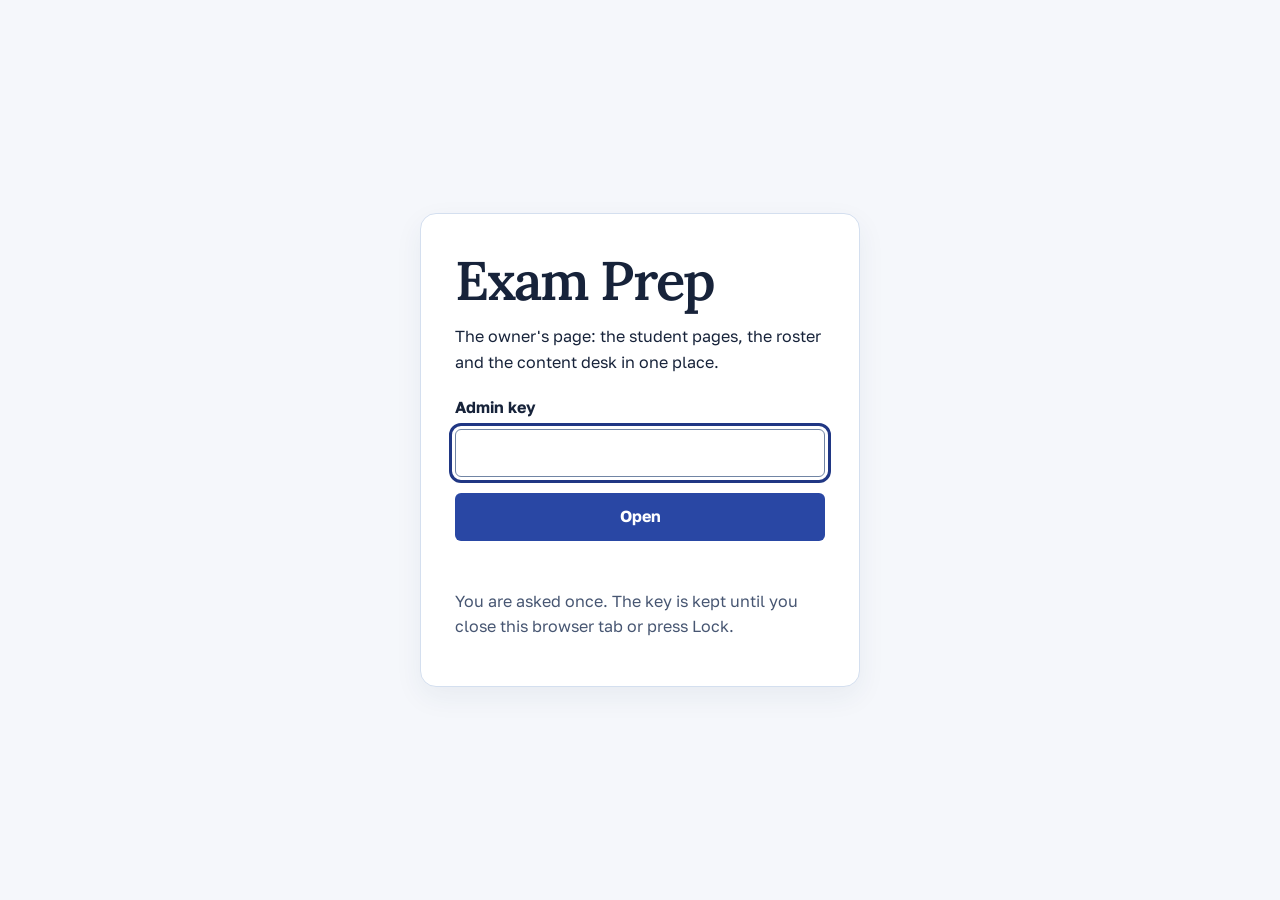
<file: owner.html>
<!doctype html>
<html lang="en">
<head>
<meta charset="utf-8"><meta name="viewport" content="width=device-width,initial-scale=1">
<title>Owner · Exam Prep</title>
<meta name="robots" content="noindex, nofollow">
<link rel="icon" href="favicon.svg" type="image/svg+xml">
<link rel="stylesheet" href="fonts/fonts.css">
<style>
/* The owner's one link. Each tab is one of the existing pages in a frame, so students' own links
   (index.html, practice.html#/exam/skill) are untouched and each page keeps its state while the
   owner switches tabs. The admin key is asked for once here and kept for this browser tab only
   (sessionStorage, the same place admin.html already keeps it); no frame exists until the Worker
   has accepted the key. Tokens are DESIGN.md's. */
:root{--paper:#F8FBFF;--grid:#D3E3F5;--desk:#E9EFF7;--ink:#1F36A8;--ink-pressed:#17297F;--text:#1B2233;--muted:#55607A;--margin-red:#C93B3B;--white:#FFFFFF;
 --hand:Caveat,'Segoe Print','Comic Sans MS',cursive;--sans:'Golos Text','Segoe UI',Roboto,Helvetica,Arial,sans-serif}
*{box-sizing:border-box}
html,body{height:100%}
body{margin:0;background:var(--desk);color:var(--text);font:400 1rem/1.5 var(--sans)}
button,input{font:inherit}
:focus-visible{outline:3px solid var(--ink);outline-offset:3px}
[hidden]{display:none!important}

/* Gate: one sheet of squared paper with the margin line. */
#gate{min-height:100%;display:grid;place-items:center;padding:20px 16px}
.sheet{width:100%;max-width:440px;padding:28px 24px 28px 40px;border:1px solid var(--grid);border-radius:4px;position:relative;
 background:repeating-linear-gradient(0deg,var(--grid) 0 1px,transparent 1px 24px),repeating-linear-gradient(90deg,var(--grid) 0 1px,transparent 1px 24px),var(--paper)}
.sheet::before{content:"";position:absolute;top:0;bottom:0;left:23px;width:1px;background:var(--margin-red);opacity:.75}
.sheet h1{font:700 clamp(2.1rem,7vw,3.2rem)/1.05 var(--hand);color:var(--ink);margin:0 0 4px;text-decoration:underline 3px;text-underline-offset:8px;text-decoration-skip-ink:none}
.sheet p{margin:12px 0}
.sheet label{display:block;font-weight:700;margin:20px 0 8px}
.sheet input{width:100%;height:48px;padding:0 14px;border:1px solid #9cabc2;border-radius:6px;background:var(--white);color:var(--text)}
.primary{height:48px;padding:0 22px;border:0;border-radius:6px;background:var(--ink);color:var(--white);font-weight:700;cursor:pointer}
.primary:hover{background:var(--ink-pressed)}.primary:active{transform:translateY(1px)}.primary:disabled{opacity:.6;cursor:default}
.sheet .primary{width:100%;margin-top:16px}
#gateStatus{min-height:1.5em;color:var(--text);font-weight:700}
.muted{color:var(--muted)}

/* Hub: a top bar, then the open page filling the rest. Phone: tabs move to a bottom bar. */
#hub{height:100%;display:flex;flex-direction:column}
#bar{display:flex;align-items:center;gap:16px;padding:0 16px;min-height:56px;background:var(--paper);border-bottom:1px solid var(--grid)}
.brand{font:700 1.7rem/1 var(--hand);color:var(--ink);white-space:nowrap}
#tabs{display:flex;gap:4px;flex:1;min-width:0}
.tab{display:flex;align-items:center;gap:8px;min-height:44px;padding:0 14px;border:0;border-radius:6px;background:none;color:var(--muted);cursor:pointer;white-space:nowrap}
.tab svg{width:20px;height:20px;flex:none}
.tab:hover{background:rgba(31,54,168,.08);color:var(--ink)}
.tab[aria-selected=true]{color:var(--ink);font-weight:700;box-shadow:inset 0 -3px 0 var(--ink);border-radius:6px 6px 0 0}
.tools{display:flex;align-items:center;gap:8px;margin-left:auto}
.tools a,.tools button{display:inline-flex;align-items:center;min-height:44px;padding:0 12px;border-radius:6px;color:var(--ink);background:none;border:0;cursor:pointer;text-decoration:underline;text-underline-offset:3px;white-space:nowrap}
.tools button{border:2px solid var(--ink);text-decoration:none;font-weight:700}
#panels{flex:1;min-height:0;position:relative;background:var(--white)}
#panels iframe{position:absolute;inset:0;width:100%;height:100%;border:0;background:var(--white)}

/* 900-1199px: the full labels and both tools do not fit on one bar; the short labels do. */
@media (min-width:900px) and (max-width:1199px){.tab{padding:0 10px}.tab .long{display:none}#bar{gap:10px}}
@media (max-width:899px){
 #bar{gap:8px;padding:0 8px 0 16px}
 #tabs{position:fixed;left:0;right:0;bottom:0;z-index:5;height:60px;gap:0;background:var(--paper);border-top:1px solid var(--grid)}
 .tab{flex:1;flex-direction:column;justify-content:center;gap:2px;padding:4px 2px;border-radius:0;font-size:.82rem;line-height:1.15;white-space:normal;text-align:center}
 .tab svg{width:24px;height:24px}
 .tab[aria-selected=true]{box-shadow:inset 0 3px 0 var(--ink);border-radius:0}
 #panels{margin-bottom:60px}
 .tools a{padding:0 8px}
}
@media (max-width:420px){.tab .long{display:none}.tools a{font-size:.82rem}}
@media (prefers-reduced-motion:no-preference){#panels iframe{animation:turn .24s ease-out}@keyframes turn{from{opacity:0;transform:translateY(10px)}}}
</style>
<link rel="stylesheet" href="ui.css">
</head>
<body class="exam-ui owner-page">
<div id="gate">
 <form class="sheet" id="gateForm">
  <h1>Exam Prep</h1>
  <p>The owner's page: the student pages, the roster and the content desk in one place.</p>
  <label for="key">Admin key</label>
  <input id="key" type="password" autocomplete="current-password" required>
  <button class="primary" id="open" type="submit">Open</button>
  <p id="gateStatus" role="status" aria-live="polite"></p>
  <p class="muted">You are asked once. The key is kept until you close this browser tab or press Lock.</p>
 </form>
</div>
<div id="hub" hidden>
 <header id="bar">
  <span class="brand">Exam Prep</span>
  <nav id="tabs" role="tablist" aria-label="Pages"></nav>
  <div class="tools"><a id="solo" target="_blank" rel="noopener">Open on its own</a><button id="lock" type="button">Lock</button></div>
 </header>
 <main id="panels"></main>
</div>
<script>
const BACKEND_URL = "https://exam-scorer.kayuso2011.workers.dev";
const KEY = "examPrepAdminKey";  // admin.html and content.html read the same entry
const icon = (d) => `<svg viewBox="0 0 24 24" fill="none" stroke="currentColor" stroke-width="2" stroke-linecap="round" stroke-linejoin="round" aria-hidden="true">${d}</svg>`;
const PAGES = [
  { id: "write", src: "index.html", label: "Writing <span class=long>&amp; Speaking</span>", name: "Writing and Speaking (student page)", admin: false,
    icon: icon('<path d="M4 20h4L19 9l-4-4L4 16v4z"/><path d="M13 7l4 4"/>') },
  { id: "practice", src: "practice.html", label: "Reading <span class=long>&amp; Listening</span>", name: "Reading and Listening (student page)", admin: false,
    icon: icon('<path d="M3 5h6a3 3 0 0 1 3 3v12a2 2 0 0 0-2-2H3z"/><path d="M21 5h-6a3 3 0 0 0-3 3v12a2 2 0 0 1 2-2h7z"/>') },
  { id: "roster", src: "admin.html", label: "Roster", name: "Roster", admin: true,
    icon: icon('<circle cx="9" cy="8" r="3"/><path d="M3 20a6 6 0 0 1 12 0"/><path d="M16 5a3 3 0 0 1 0 6M21 20a6 6 0 0 0-4-5.6"/>') },
  { id: "content", src: "content.html", label: "Content <span class=long>desk</span>", name: "Content desk", admin: true,
    icon: icon('<rect x="4" y="3" width="16" height="18" rx="2"/><path d="M8 8h8M8 12h8M8 16h5"/>') },
];
const $ = (id) => document.getElementById(id);
const frames = new Map();
let current = null;

function stored() { try { return sessionStorage.getItem(KEY) || ""; } catch { return ""; } }
function store(key) { try { key ? sessionStorage.setItem(KEY, key) : sessionStorage.removeItem(KEY); } catch {} }

// The Worker is the only judge of the key. 401 means wrong; anything else means we could not tell.
async function check(key) {
  try {
    const r = await fetch(BACKEND_URL + "/admin/students", { headers: { "X-Admin-Key": key } });
    if (r.status === 401) return "wrong";
    return r.ok ? "ok" : "error";
  } catch { return "offline"; }
}

function buildTabs() {
  $("tabs").replaceChildren();
  for (const p of PAGES) {
    const b = document.createElement("button");
    b.type = "button"; b.className = "tab"; b.id = "tab-" + p.id; b.dataset.page = p.id;
    b.setAttribute("role", "tab"); b.setAttribute("aria-controls", "panel-" + p.id); b.setAttribute("aria-selected", "false"); b.tabIndex = -1;
    b.innerHTML = p.icon + "<span>" + p.label + "</span>";
    b.onclick = () => { location.hash = p.id; };
    $("tabs").append(b);
  }
}

// Roving focus: arrow keys move between tabs, Home and End jump, as a tab list should.
$("tabs").addEventListener("keydown", (e) => {
  const tabs = [...$("tabs").children], i = tabs.indexOf(document.activeElement);
  if (i < 0) return;
  const to = { ArrowRight: i + 1, ArrowLeft: i - 1, Home: 0, End: tabs.length - 1 }[e.key];
  if (to === undefined) return;
  e.preventDefault();
  const t = tabs[(to + tabs.length) % tabs.length];
  t.focus(); location.hash = t.dataset.page;
});

function show(id) {
  const page = PAGES.find((p) => p.id === id) || PAGES.find((p) => p.id === "roster");
  if (page.admin && !stored()) { lock("Enter the admin key again."); return; }
  if (!frames.has(page.id)) {
    const f = document.createElement("iframe");
    f.id = "panel-" + page.id; f.src = page.src; f.title = page.name;
    f.setAttribute("role", "tabpanel"); f.setAttribute("aria-labelledby", "tab-" + page.id);
    $("panels").append(f); frames.set(page.id, f);
  }
  for (const [pid, f] of frames) f.hidden = pid !== page.id;
  for (const t of $("tabs").children) {
    const on = t.dataset.page === page.id;
    t.setAttribute("aria-selected", String(on)); t.tabIndex = on ? 0 : -1;
  }
  $("solo").href = page.src; $("solo").setAttribute("aria-label", "Open " + page.name + " on its own");
  document.title = page.name.replace(/ \(student page\)$/, "") + " · Owner · Exam Prep";
  current = page.id;
}

function openHub() {
  $("gate").hidden = true; $("hub").hidden = false;
  if (!$("tabs").children.length) buildTabs();
  show(location.hash.slice(1));
}

// Locking removes every frame, so nothing an admin page showed stays in this tab.
function lock(message) {
  store("");
  for (const f of frames.values()) f.remove();
  frames.clear(); current = null;
  $("hub").hidden = true; $("gate").hidden = false;
  $("gateStatus").textContent = message || "";
  $("key").value = ""; $("key").focus();
  document.title = "Owner · Exam Prep";
}

$("gateForm").addEventListener("submit", async (e) => {
  e.preventDefault();
  const key = $("key").value.trim();
  if (!key) return;
  $("open").disabled = true; $("gateStatus").textContent = "Checking the key…";
  const result = await check(key);
  $("open").disabled = false;
  if (result === "ok") { store(key); $("key").value = ""; $("gateStatus").textContent = ""; openHub(); return; }
  $("gateStatus").textContent = result === "wrong" ? "That key did not work. Check it and try again."
    : result === "offline" ? "Could not reach the server. Check the internet connection and try again."
    : "The server answered with an error. Try again in a minute.";
});
$("lock").onclick = () => lock("Locked. Enter the admin key to open the pages again.");
window.addEventListener("hashchange", () => { if (!$("hub").hidden) show(location.hash.slice(1)); });

// A key kept from earlier in this tab is checked again before any page opens.
(async () => {
  const key = stored();
  if (!key) { $("key").focus(); return; }
  $("gateStatus").textContent = "Checking the saved key…";
  const result = await check(key);
  if (result === "ok") { $("gateStatus").textContent = ""; openHub(); }
  else if (result === "wrong") lock("The saved key no longer works. Enter it again.");
  else $("gateStatus").textContent = "Could not check the saved key. Enter it to try again.";
})();
</script>
</body>
</html>
</file>
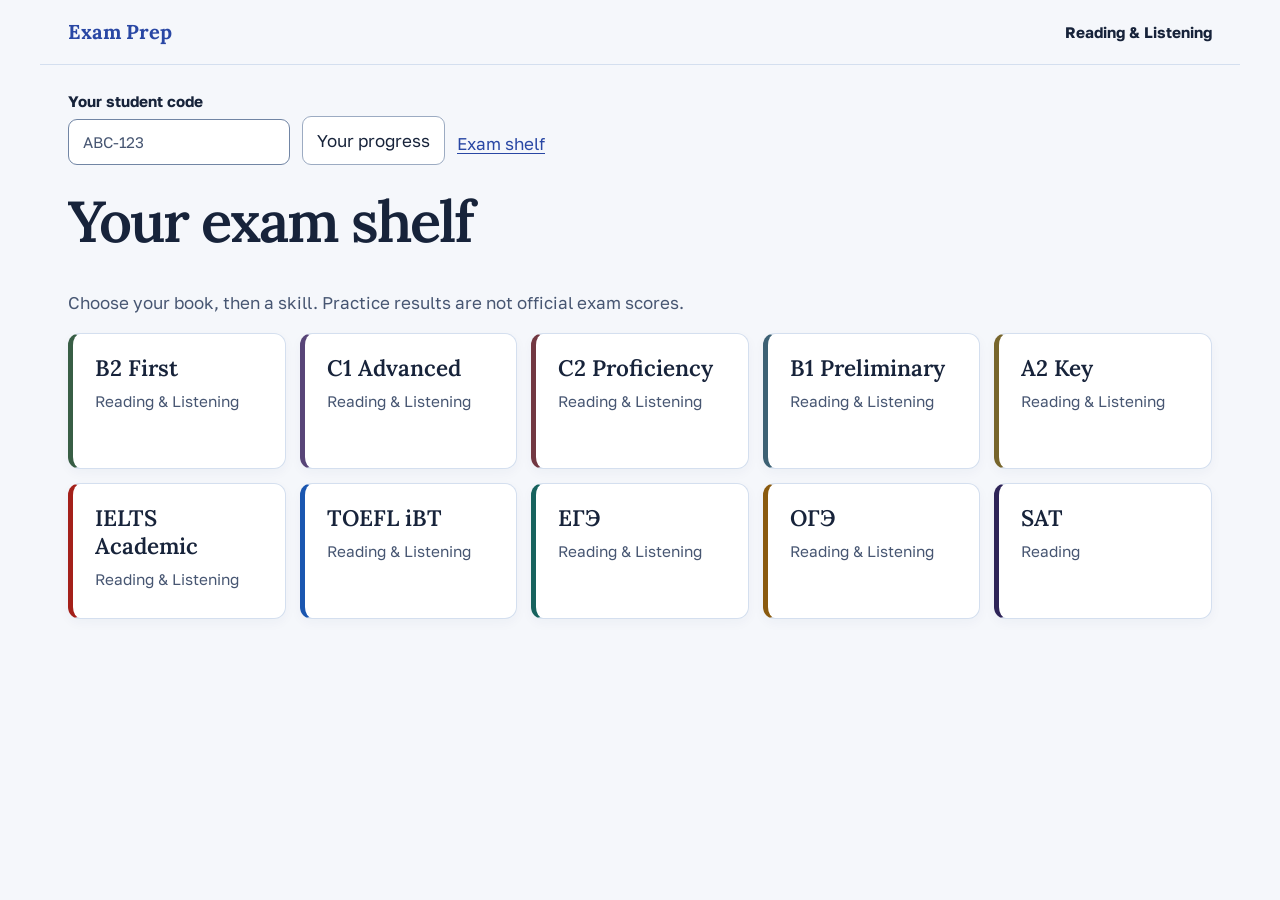
<file: practice.html>
<!doctype html>
<html lang="en">
<head>
<meta charset="utf-8"><meta name="viewport" content="width=device-width,initial-scale=1">
<title>Reading & Listening · Exam Prep</title>
<link rel="icon" href="favicon.svg" type="image/svg+xml">
<link rel="stylesheet" href="fonts/fonts.css">
<style>
:root{--ink:#1f36a8;--text:#1b2233;--muted:#55607a;--cover:#a4201a;color:var(--text);font:17px/1.55 system-ui,sans-serif;background:#e9eff7}
*{box-sizing:border-box}body{margin:0}header,main{max-width:1240px;margin:auto;padding:24px}header{display:flex;justify-content:space-between;gap:20px;align-items:center}a{color:var(--ink)}button,input,select{font:inherit}button,select,input{min-height:48px;border:1px solid #9cabc2;border-radius:6px;padding:10px 14px;background:white;color:var(--text)}button{cursor:pointer}button.primary{background:var(--ink);color:white;border-color:var(--ink)}button:disabled{opacity:.55;cursor:default}:focus-visible{outline:3px solid #1f36a8;outline-offset:3px}h1,h2,h3,p{margin-top:0}h1{font:700 clamp(2.1rem,7vw,3.2rem)/1.15 'Segoe Print',cursive;color:var(--cover)}.paper{background-color:#f8fbff;background-image:linear-gradient(#d3e3f5 1px,transparent 1px),linear-gradient(90deg,#d3e3f5 1px,transparent 1px);background-size:24px 24px;border-top:6px solid var(--cover);padding:28px;border-radius:8px}.cards{display:grid;grid-template-columns:repeat(auto-fit,minmax(240px,1fr));gap:24px}.cover{display:block;background:var(--cover);color:white;padding:36px 24px;text-decoration:none;border-radius:8px;min-height:180px;font-size:1.6rem}.cover small{display:block;font-size:1rem;margin-top:20px}.muted{color:var(--muted)}.toolbar{display:flex;align-items:end;flex-wrap:wrap;gap:14px;margin-bottom:24px}.toolbar label{display:grid;gap:5px}.spread{display:grid;grid-template-columns:minmax(0,1fr) minmax(0,1fr);gap:32px}img{max-width:100%;height:auto;background:white}.passage{white-space:pre-wrap;overflow-wrap:anywhere}.question{background:#fff;padding:18px;margin:0 0 16px;border:1px solid #d3e3f5;border-radius:6px}.choice{display:flex;gap:12px;align-items:center;min-height:48px}.choice input{min-height:24px;width:22px}.question input[type=text]{width:100%;max-width:400px}.result-line{padding:10px 0;border-bottom:1px solid #d3e3f5}.right{color:#17625e}.wrong{color:#a4201a}.waiting{color:#8a4b00}fieldset{border:0;padding:0;margin:0;min-width:0}.tabs{display:none}.notice{padding:14px;background:white;border:1px solid #9cabc2;border-radius:8px;margin:14px 0}dialog{max-width:440px;border:1px solid #9cabc2;border-radius:8px;padding:28px}dialog::backdrop{background:#1b223370}.actions{display:flex;gap:12px;flex-wrap:wrap}summary{cursor:pointer;padding:12px 0;min-height:44px}[hidden]{display:none!important}@media(max-width:899px){header,main{padding:16px}.paper{padding:18px}.spread{grid-template-columns:1fr}.tabs{display:flex;gap:10px;margin-bottom:18px}.spread[data-tab=questions] .text-side,.spread[data-tab=text] .question-side{display:none}}@media(prefers-reduced-motion:reduce){*{scroll-behavior:auto!important}}
header{position:sticky;top:0;z-index:10;background:#e9eff7;border-bottom:3px solid var(--cover)}header a,.actions>a,.toolbar>a{display:inline-flex;align-items:center;min-height:44px}#headerClock{font-variant-numeric:tabular-nums}
</style>
<link rel="stylesheet" href="ui.css">
</head>
<body class="exam-ui practice-page">
<header><a href="index.html">Exam Prep</a><span id="identity">Reading & Listening</span><span id="headerClock" role="timer" aria-label="Elapsed time" hidden></span></header>
<main><div class="toolbar"><label>Your student code<input id="code" autocomplete="off" placeholder="ABC-123" maxlength="20"></label><button id="progress">Your progress</button><a href="#/">Exam shelf</a></div>
<div id="message" role="status" aria-live="polite"></div><div id="view"></div></main>
<dialog id="confirm" aria-labelledby="confirmTitle" aria-describedby="confirmText"><h2 id="confirmTitle"></h2><p id="confirmText"></p><div class="actions"><button id="keep">Keep working</button><button id="proceed" class="primary">Continue</button></div></dialog>
<script>
const BACKEND_URL = "https://exam-scorer.kayuso2011.workers.dev";
const $=id=>document.getElementById(id), names={fce:'B2 First',cae:'C1 Advanced',cpe:'C2 Proficiency',pet:'B1 Preliminary',ket:'A2 Key',ielts:'IELTS Academic',toefl:'TOEFL iBT',ege:'ЕГЭ',oge:'ОГЭ',sat:'SAT'},colors={fce:'#385e45',cae:'#584578',cpe:'#723842',pet:'#3d6174',ket:'#77652c',ielts:'#a4201a',toefl:'#1a56b0',ege:'#17625e',oge:'#8a5a0f',sat:'#2e2458'};
const skillName=s=>({reading:'Reading',listening:'Listening'})[s]||s;
const escape=s=>String(s??'').replace(/[&<>"']/g,c=>({'&':'&amp;','<':'&lt;','>':'&gt;','"':'&quot;',"'":'&#39;'}[c]));
let current=null,state=null,epoch=0,clock=null,audio=null,audioUrl=null,ignoreHash=null,routeVersion=0;
const startRequests=new WeakMap();
try{$('code').value=localStorage.getItem('examPrepStudentCode')||localStorage.getItem('examPrepCode')||''}catch{}
$('code').onchange=()=>{try{localStorage.setItem('examPrepStudentCode',$('code').value.trim())}catch{}};
$('code').oninput=()=>{
 if(current?.exam!=='progress')return;
 ++epoch;
 $('history').replaceChildren();
 $('history').textContent=$('code').value.trim()?'Select Your progress to load your exercises.':'Enter your student code to view progress.';
};
function message(text){$('message').textContent=text}
async function api(path,body){const r=await fetch(BACKEND_URL+path,{...(body?{method:'POST',headers:{'Content-Type':'application/json'},body:JSON.stringify(body)}:{})});const d=await r.json();if(!r.ok)throw Object.assign(Error(d.error||'The request failed. Please retry.'),{code:d.code});return d}
function ask(title,text,action){if($('confirm').open)return Promise.resolve(false);$('confirmTitle').textContent=title;$('confirmText').textContent=text;$('proceed').textContent=action;return new Promise(resolve=>{const finish=v=>{$('confirm').close();resolve(v)};$('keep').onclick=()=>finish(false);$('proceed').onclick=()=>finish(true);$('confirm').oncancel=e=>{e.preventDefault();finish(false)};$('confirm').showModal();$('keep').focus()})}
function release(){$("code").disabled=false;$("headerClock").hidden=true;clearInterval(clock);if(audio){audio.pause();audio.removeAttribute('src');audio.load()}audio=null;if(audioUrl)URL.revokeObjectURL(audioUrl);audioUrl=null;state=null}
function target(){const p=location.hash.replace(/^#\/?/,'').split('/');return {exam:p[0],skill:p[1],hash:location.hash||'#/'};}
function count(){return state?state.answers.filter(a=>Array.isArray(a)?a.length>0:typeof a==='string'?a.trim().length>0:Number.isInteger(a)).length:0}
async function route(){const next=target(),navigation=++routeVersion;if(ignoreHash===next.hash){ignoreHash=null;return}ignoreHash=null;if(state&&!state.done&&count()&&next.hash!==current?.hash){const leave=await ask('Leave this task?','Your answers will be cleared when you leave.','Leave task');if(navigation!==routeVersion||next.hash!==target().hash)return;if(!leave){if(location.hash!==current.hash){ignoreHash=current.hash;location.hash=current.hash}return}}
 release();current=next;const version=++epoch;message('');$('identity').textContent=names[next.exam]||'Reading & Listening';document.documentElement.style.setProperty('--cover',colors[next.exam]||'#1f36a8');
 if(next.exam==='progress'){await loadProgress(version);return}
 if(!Object.hasOwn(names,next.exam)){$('view').innerHTML='<h1>Your exam shelf</h1><p class="muted">Choose your book, then a skill. Practice results are not official exam scores.</p><div class="cards">'+Object.entries(names).map(([key,name])=>`<a class="cover" style="--cover:${colors[key]}" href="#/${key}">${escape(name)}<small>Reading${key==='sat'?'':' & Listening'}</small></a>`).join('')+'</div>';return}
 if(!['reading','listening'].includes(next.skill)){$('view').innerHTML=`<div class="paper"><h1>${escape(names[next.exam])}</h1><p>Choose a skill to practise.</p><div class="actions"><a href="#/${next.exam}/reading">Reading</a>${next.exam!=='sat'?`<a href="#/${next.exam}/listening">Listening</a>`:''}</div><p class="muted">Writing and Speaking are available from the <a href="index.html">main practice page</a>.</p></div>`;return}
 $('view').innerHTML='<div class="paper"><h1>'+escape(names[next.exam])+' · '+escape(skillName(next.skill))+'</h1><p>Loading practice tasks…</p></div>';
 try{const data=await api(`/section/available?exam=${next.exam}&skill=${next.skill}`);if(version!==epoch)return;
 $('view').innerHTML=`<div class="paper"><h1>${escape(names[next.exam])} · ${escape(skillName(next.skill))}</h1><p>Choose a practice exercise. Exercise sizes are for this app; they do not represent a complete exam paper.</p>${data.section?.coverageNote?`<p class="muted">${escape(data.section.coverageNote)}</p>`:''}<div class="toolbar"><label>Working copy<select id="mode"><option value="draft">Draft · practise at your pace</option><option value="fair">Fair copy · exam-style practice</option></select></label></div><div id="groups"></div></div>`;
 for(const g of data.groups){const box=document.createElement('div');box.className='question';box.innerHTML=`<h2>${escape(g.skillDescription)}</h2><p class="muted">${escape(g.itemCount)} answers · ${escape(g.approved)} approved exercises</p>`;const b=document.createElement('button');b.className='primary';b.textContent=g.available?(g.approved?'Start practice':'Prepare exercise'):g.unavailableReason||'Not available yet';b.disabled=!g.available;b.onclick=()=>start(g,b);box.append(b);$('groups').append(box)}
 }catch(e){if(version===epoch)message(e.message)}}
async function start(group,button){const code=$('code').value.trim();if(!code){message('Enter your student code first.');$('code').focus();return}button.disabled=true;$("code").disabled=true;const context={...current},version=++epoch,mode=$('mode').value;
 let pending=startRequests.get(button);
 if(pending?.code!==code){pending={code,id:crypto.randomUUID()};startRequests.set(button,pending)}
 message('Finding a new exercise. Creating and checking one may take a minute.');
 try{const data=await api('/section/start',{studentCode:code,examKey:context.exam,skill:context.skill,taskFrom:group.taskFrom,requestId:pending.id});if(version!==epoch)return;
 if(data.code==='SECTION_GENERATING'){message(data.error);button.textContent='Check again';return}
 startRequests.delete(button);
 if(data.examKey!==context.exam||data.skill!==context.skill)throw Error('This task belongs to a different exam. Reload the exercise list.');
 message('');
 release();$('code').value=code;state={...data,studentCode:code,mode,answerCount:data.answers,answers:[],started:performance.now(),requestId:crypto.randomUUID(),done:false};$('code').disabled=true;
 $('view').innerHTML=`<div class="paper"><h1>${escape(names[context.exam])} · ${escape(skillName(context.skill))}</h1><p>${escape(data.instructions)} · ${mode==='fair'?'Fair copy':'Draft'}</p>${data.scoringNote?`<p class="notice">${escape(data.scoringNote)}</p>`:''}<div class="toolbar"><span id="elapsed">Elapsed 0:00</span><span id="answered">0 of ${data.answers} answered</span></div><div id="summary" role="status"></div><div class="tabs"><button id="textTab">${context.skill==='listening'?'Audio':'Text'}</button><button id="questionsTab">Questions</button></div><div id="spread" class="spread" data-tab="questions"><section class="text-side"><h2>${context.skill==='listening'?'Audio':'Text'}</h2><div id="text" class="passage"></div><div id="audioHost"></div></section><section class="question-side"><h2>Questions</h2><fieldset id="answers"><div id="questions"></div></fieldset><button id="handin" class="primary">Hand in</button></section></div><div id="after"></div></div>`;
 $('text').textContent=data.passage||'';$('textTab').onclick=()=>showTaskTab('text');$('questionsTab').onclick=()=>showTaskTab('questions');showTaskTab(data.audio?'text':'questions');
 renderQuestions();$('headerClock').hidden=false;$('headerClock').textContent='0:00';$('handin').onclick=handIn;clock=setInterval(()=>{if(!state||state.done)return;const s=Math.floor((performance.now()-state.started)/1000);const time=`${Math.floor(s/60)}:${String(s%60).padStart(2,'0')}`;$('elapsed').textContent='Elapsed '+time;$('headerClock').textContent=time},1000);
 if(data.audio)await loadAudio(data,version);
 }catch(e){if(version===epoch){message(e.message);if(e.code==='SECTION_START_CONFLICT')startRequests.delete(button);button.textContent='Try again'}}finally{button.disabled=false;if(!state&&version===epoch)$("code").disabled=false}}
function showTaskTab(tab){
 $('spread').dataset.tab=tab;
 $('textTab').setAttribute('aria-pressed',String(tab==='text'));
 $('questionsTab').setAttribute('aria-pressed',String(tab==='questions'));
}
function illustration(item){return item.imageUrl?`<img src="${escape(BACKEND_URL+item.imageUrl)}" alt="${escape(item.imageAlt)}">`:""}
function renderQuestions(){const data=state,host=$('questions');const items=data.format==='matching'?data.items.targets:data.items;
 if(data.format==='matching'){const legend=document.createElement('div');legend.className='question';legend.innerHTML=illustration(data.items)+'<h3>Options</h3>'+data.items.options.map((o,i)=>`<p>${i+1}. ${escape(o)}</p>`).join('')+(data.allowReuse?'<p>An option can be used more than once.</p>':'');host.append(legend)}
 items.forEach((it,i)=>{const box=document.createElement('div');box.className='question';box.innerHTML=`<h3>${i+1}. ${escape(typeof it==='string'?it:it.label||it.q)}</h3>${it.original?`<p>${escape(it.original)}</p><p>Key word: <b>${escape(it.keyword)}</b></p>`:''}${it.stimulus?`<p>${escape(it.stimulus)}</p>`:''}${illustration(it)}`;
 const set=value=>{state.answers[i]=value;$('answered').textContent=`${count()} of ${data.answerCount} answered`};
 if(data.format==='table'){const rule=data.typed;const note=document.createElement('p');note.className='muted';note.textContent=it.keyword?`Use ${it.keyword} unchanged. Write ${rule.minWords}-${rule.maxWords} words in the gap. Standard contractions count as two words.`:it.stem?`Use the correct form of ${it.stem}. Write one word.`:it.prefix?`Complete ${it.prefix}${'_'.repeat(it.missingLetters)}. Type only the missing letters.`:`No more than ${rule.maxWords} ${rule.maxWords===1?'word':'words'}${rule.numberExtra?' and/or a number':''}${rule.articles==='forbidden'?', without articles':''}.`;box.append(note);const input=document.createElement('input');input.type='text';input.maxLength=60;input.autocomplete='off';input.setAttribute('autocapitalize','off');input.setAttribute('autocorrect','off');input.spellcheck=false;input.setAttribute('aria-label',`Answer ${i+1}`);input.oninput=()=>set(input.value);box.append(input)}
 else if(data.format==='matching'){const select=document.createElement('select');select.setAttribute('aria-label',`Answer ${i+1}`);select.innerHTML='<option value="">Choose an option</option>'+data.items.options.map((o,j)=>data.dualMatching&&((i<5&&j>=8)||(i>=5&&j<8))?'':`<option value="${j}">${j+1}. ${escape(o)}</option>`).join('');select.onchange=()=>set(select.value===''?null:Number(select.value));box.append(select)}
 else{if(data.choose){const note=document.createElement('p');note.textContent=`Choose ${data.choose} answers. A practice question counts as right when all choices match.`;box.append(note)}it.options.forEach((option,j)=>{const label=document.createElement('label');label.className='choice';const input=document.createElement('input');input.type=data.format==='multiselect'?'checkbox':'radio';input.name=`q${i}`;input.onchange=()=>{if(data.format==='multiselect'){const values=[...box.querySelectorAll('input:checked')].map(x=>Number(x.value));if(values.length>data.choose){input.checked=false;message(`Choose no more than ${data.choose} answers.`);return}set(values)}else set(j)};input.value=j;label.append(input,document.createTextNode(option));box.append(label)})}host.append(box)})}
async function loadAudio(data,version){$('audioHost').innerHTML='<p>Loading audio…</p>';try{const url=new URL(data.audio,BACKEND_URL);if(url.origin!==new URL(BACKEND_URL).origin)throw Error('Invalid audio address');const r=await fetch(url);if(!r.ok)throw Error('Audio could not be loaded. Please retry.');const blob=await r.blob();if(version!==epoch||!state)return;audioUrl=URL.createObjectURL(blob);audio=new Audio(audioUrl);audio.onerror=()=>message('This recording could not be played. Retry or choose another exercise.');$('audioHost').innerHTML='';if(state.mode==='draft'){audio.controls=true;$('audioHost').append(audio)}else{const play=document.createElement('button');play.textContent='Play recording';let played=false,finished=false;const clip=audio,owner=state;clip.onended=()=>{finished=true;play.disabled=true;clip.removeAttribute('src');clip.load();play.textContent='Recording finished'};clip.onpause=()=>{if(played&&!finished&&state===owner&&!owner.done){play.disabled=false;play.textContent='Resume recording';message('Playback was interrupted. Resume continues from the current position.')}};play.onclick=async()=>{if(finished||played&&!clip.paused)return;play.disabled=true;try{await clip.play();played=true;play.textContent='Recording started'}catch{play.disabled=false;message('Playback was blocked. Tap Play recording again.')}};$('audioHost').append(play);const note=document.createElement('p');note.textContent='One complete playback. Any repeated recordings and pauses are included in the file.';$('audioHost').append(note)}const credit=document.createElement('p');credit.className='muted';credit.textContent=data.audioCredit||'';$('audioHost').append(credit)}catch(e){if(version!==epoch)return;message(e.message);const retry=document.createElement('button');retry.textContent='Retry audio';retry.onclick=()=>loadAudio(data,version);$('audioHost').replaceChildren(retry)}}
async function handIn(){if(!state||state.done||state.sending)return;const work=state;if(!work.payload&&count()<work.answerCount&&!await ask('Hand in with blanks?',`${work.answerCount-count()} answers are blank. They will receive no mark.`,'Hand in'))return;
 if(!work.payload)work.payload={studentCode:work.studentCode,bankId:work.bankId,requestId:work.requestId,secondsSpent:Math.min(86400,Math.floor((performance.now()-work.started)/1000)),answers:Array.from({length:work.answerCount},(_,i)=>work.answers[i]??null)};
 work.sending=true;$('handin').disabled=true;$('answers').disabled=true;const version=epoch;message('Saving your answers…');
 try{const result=await api('/section/submit',work.payload);if(version!==epoch||state!==work)return;work.done=true;clearInterval(clock);if(audio)audio.pause();$('handin').hidden=true;message('');showResult(result)}catch(e){if(version===epoch){message(e.message+' Your submission is kept here. Retry sends the same answers.');$('handin').textContent='Retry hand-in';$('handin').disabled=false}}finally{work.sending=false}}
function showResult(result){$('summary').innerHTML=`<div class="notice"><h2>${result.correct} of ${result.total} right${result.pending?` · ${result.pending} waiting for review`:''}</h2><p>Practice marking. The real exam’s reference answers may be stricter or different. This result is not an official exam score.</p>${result.scoringNote?`<p>${escape(result.scoringNote)}</p>`:''}</div>`;
 const host=$('after');host.innerHTML='<h2>Your answers</h2>';result.perItem.forEach((item,i)=>{const box=document.createElement('div');box.className='result-line';const key=Array.isArray(result.items)?result.items[i]:null;const expected=key?.accepted?.join(' / ')??(Array.isArray(key?.answer)?key.answer.map(n=>key.options[n]).join(' / '):result.items?.options?result.items.options[item.expected]:key?.options?.[item.expected]);box.innerHTML=`<p class="${item.correct?'right':item.state==='pending'?'waiting':'wrong'}"><b>${i+1}. ${item.correct?'Right':item.state==='pending'?"Not in our answer list. We’ll check it. If it’s valid your score goes up.":(item.reason==='empty'||item.chosen==null)?'Blank':'Not right'}</b></p><p>Your answer: ${escape(Array.isArray(item.chosen)?item.chosen.map(n=>key?.options?.[n]||String(n+1)).join(', '):typeof item.chosen==='number'?(key?.options?.[item.chosen]||result.items?.options?.[item.chosen]||String(item.chosen+1)):item.chosen||'Blank')}</p>${expected?`<p>Answer: ${escape(expected)}</p>`:''}<p>${escape(key?.why||result.items?.why?.[i]||'')}</p>${!item.correct&&typeof item.chosen==='number'&&key?.whyNot?.[item.chosen]?`<p>Why your answer is not right: ${escape(key.whyNot[item.chosen])}</p>`:''}`;host.append(box)});
 if(result.transcript){const transcript=document.createElement('details');transcript.innerHTML='<summary>Read the transcript</summary><div class="passage"></div>';transcript.lastElementChild.textContent=result.transcript;host.append(transcript)}const again=document.createElement('button');again.textContent='Another exercise';again.onclick=()=>{state.done=true;route()};host.append(again);$('code').disabled=false;$('summary').scrollIntoView({block:'start'})}
async function loadProgress(version){
 const code=$('code').value.trim();
 $('view').innerHTML='<div class="paper"><h1>Your progress</h1><div id="history" aria-live="polite"></div></div>';
 const history=$('history');
 if(!code){history.textContent='Enter your student code to view progress.';$('code').focus();return}
 history.textContent='Loading your progress…';
 try{
  const data=await api(`/student/${encodeURIComponent(code)}/sections`);
  if(version!==epoch||$('code').value.trim()!==code)return;
  history.textContent=data.attempts.length?'':'Your completed Reading and Listening exercises will appear here.';
  for(const a of data.attempts){
   const item=document.createElement('details');item.className='question';
   item.innerHTML=`<summary>${escape(names[a.examKey]||a.examKey)} · ${escape(skillName(a.skill))}${a.taskFrom?` · exercise type ${a.taskFrom}`:''} · ${a.correct} of ${a.total} right${a.pending?' · review pending':''}</summary><p>${escape(a.createdAt)}${a.secondsSpent!=null?` · ${Math.floor(a.secondsSpent/60)}m ${a.secondsSpent%60}s`:''}</p>`;
   history.append(item)
  }
 }catch(e){if(version===epoch&&$('code').value.trim()===code)history.textContent=e.message}
}
$('progress').onclick=()=>{if(location.hash==='#/progress')return route();if(!$('code').value.trim()){message('Enter your student code first.');$('code').focus();return}location.hash='#/progress'};
window.addEventListener('hashchange',()=>route());window.addEventListener('beforeunload',e=>{if(state&&!state.done&&count()){e.preventDefault();e.returnValue=''}});route();
</script>
</body></html>
</file>
<file: fonts/fonts.css>
/* Self-hosted fonts (SIL Open Font License; see OFL-LICENCES.txt). Files from @fontsource 5.3.0,
 * Latin and Cyrillic subsets only. Pages link this file instead of Google Fonts (BUILD-PLAN gap 14),
 * so no request leaves the site to show text. Paths are relative to this file. */
@font-face{font-family:'Caveat';font-style:normal;font-weight:700;font-display:swap;src:url(caveat-latin-700-normal.woff2) format('woff2');unicode-range:U+0000-00FF,U+0131,U+0152-0153,U+02BB-02BC,U+02C6,U+02DA,U+02DC,U+0304,U+0308,U+0329,U+2000-206F,U+20AC,U+2122,U+2191,U+2193,U+2212,U+2215,U+FEFF,U+FFFD}
@font-face{font-family:'Caveat';font-style:normal;font-weight:700;font-display:swap;src:url(caveat-cyrillic-700-normal.woff2) format('woff2');unicode-range:U+0301,U+0400-045F,U+0490-0491,U+04B0-04B1,U+2116}
@font-face{font-family:'Golos Text';font-style:normal;font-weight:400;font-display:swap;src:url(golos-text-latin-400-normal.woff2) format('woff2');unicode-range:U+0000-00FF,U+0131,U+0152-0153,U+02BB-02BC,U+02C6,U+02DA,U+02DC,U+0304,U+0308,U+0329,U+2000-206F,U+20AC,U+2122,U+2191,U+2193,U+2212,U+2215,U+FEFF,U+FFFD}
@font-face{font-family:'Golos Text';font-style:normal;font-weight:400;font-display:swap;src:url(golos-text-cyrillic-400-normal.woff2) format('woff2');unicode-range:U+0301,U+0400-045F,U+0490-0491,U+04B0-04B1,U+2116}
@font-face{font-family:'Golos Text';font-style:normal;font-weight:700;font-display:swap;src:url(golos-text-latin-700-normal.woff2) format('woff2');unicode-range:U+0000-00FF,U+0131,U+0152-0153,U+02BB-02BC,U+02C6,U+02DA,U+02DC,U+0304,U+0308,U+0329,U+2000-206F,U+20AC,U+2122,U+2191,U+2193,U+2212,U+2215,U+FEFF,U+FFFD}
@font-face{font-family:'Golos Text';font-style:normal;font-weight:700;font-display:swap;src:url(golos-text-cyrillic-700-normal.woff2) format('woff2');unicode-range:U+0301,U+0400-045F,U+0490-0491,U+04B0-04B1,U+2116}
@font-face{font-family:'Lora';font-style:normal;font-weight:500;font-display:swap;src:url(lora-latin-500-normal.woff2) format('woff2');unicode-range:U+0000-00FF,U+0131,U+0152-0153,U+02BB-02BC,U+02C6,U+02DA,U+02DC,U+0304,U+0308,U+0329,U+2000-206F,U+20AC,U+2122,U+2191,U+2193,U+2212,U+2215,U+FEFF,U+FFFD}
@font-face{font-family:'Lora';font-style:normal;font-weight:500;font-display:swap;src:url(lora-cyrillic-500-normal.woff2) format('woff2');unicode-range:U+0301,U+0400-045F,U+0490-0491,U+04B0-04B1,U+2116}
@font-face{font-family:'Lora';font-style:normal;font-weight:600;font-display:swap;src:url(lora-latin-600-normal.woff2) format('woff2');unicode-range:U+0000-00FF,U+0131,U+0152-0153,U+02BB-02BC,U+02C6,U+02DA,U+02DC,U+0304,U+0308,U+0329,U+2000-206F,U+20AC,U+2122,U+2191,U+2193,U+2212,U+2215,U+FEFF,U+FFFD}
@font-face{font-family:'Lora';font-style:normal;font-weight:600;font-display:swap;src:url(lora-cyrillic-600-normal.woff2) format('woff2');unicode-range:U+0301,U+0400-045F,U+0490-0491,U+04B0-04B1,U+2116}
@font-face{font-family:'Lora';font-style:normal;font-weight:700;font-display:swap;src:url(lora-latin-700-normal.woff2) format('woff2');unicode-range:U+0000-00FF,U+0131,U+0152-0153,U+02BB-02BC,U+02C6,U+02DA,U+02DC,U+0304,U+0308,U+0329,U+2000-206F,U+20AC,U+2122,U+2191,U+2193,U+2212,U+2215,U+FEFF,U+FFFD}
@font-face{font-family:'Lora';font-style:normal;font-weight:700;font-display:swap;src:url(lora-cyrillic-700-normal.woff2) format('woff2');unicode-range:U+0301,U+0400-045F,U+0490-0491,U+04B0-04B1,U+2116}
</file>
<file: ui.css>
.exam-ui {
  --ui-desk: #f5f7fb;
  --ui-paper: #fff;
  --ui-ink: #17233a;
  --ui-muted: #475672;
  --ui-accent: #2947a4;
  --ui-active: #203784;
  --ui-tint: #edf2fc;
  --ui-border: #d4dfef;
  --ui-control: #7185a4;
  --ui-danger: #a32c20;
  --ui-warn: #805019;
  --ui-radius: 16px;
  --ui-shadow: 0 10px 28px #213b6610;
  --ui-sans: 'Golos Text', 'Segoe UI', sans-serif;
  --ui-serif: Lora, Georgia, serif;
  background: var(--ui-desk);
  color: var(--ui-ink);
  font: 400 1rem/1.6 var(--ui-sans);
}

.exam-ui :where(h1, h2, h3) { overflow-wrap: anywhere; }
.exam-ui h1 {
  color: var(--ui-ink);
  font: 600 clamp(2rem, 5vw, 3.4rem)/1.12 var(--ui-serif);
  letter-spacing: -.035em;
}
.exam-ui h2 { color: var(--ui-ink); font: 600 clamp(1.25rem, 3vw, 1.65rem)/1.25 var(--ui-serif); }
.exam-ui a { color: var(--ui-accent); text-underline-offset: .2em; }
.exam-ui :where(button, input, select, textarea) { font-family: inherit; }
.exam-ui :where(button, input:not([type=checkbox], [type=radio]), select) { min-height: 44px; }
.exam-ui :is(input:not([type=checkbox], [type=radio]), select, textarea) {
  border-color: var(--ui-control);
  color: var(--ui-ink);
  max-width: 100%;
}
.exam-ui :is(input, textarea)::placeholder { color: var(--ui-muted); opacity: 1; }
.exam-ui :is(input[type=checkbox], input[type=radio]) { accent-color: var(--ui-accent); }
.exam-ui button { white-space: normal; overflow-wrap: anywhere; }
.exam-ui button:disabled { cursor: not-allowed; }
.exam-ui :focus-visible {
  outline: 3px solid var(--ui-active);
  outline-offset: 3px;
  box-shadow: 0 0 0 3px var(--ui-paper);
}
.exam-ui :is(a, button, input, select, textarea, summary, [tabindex]) { scroll-margin-block: 6rem; }
.exam-ui :is(.hint, .muted, .sub, small) { color: var(--ui-muted); }
.exam-ui :where(.card, .sheet, dialog) { box-shadow: var(--ui-shadow); }
.exam-ui :is(.progress-card, dialog) { max-width: min(100%, 52rem); }
.exam-ui button.primary,
.exam-ui:is(.content-page, .roster-page) button:not(.secondary, .ghost, .row-btn, .student-history-link, .bank-tab) {
  background: var(--ui-accent);
  color: #fff;
}
.exam-ui button.primary:hover,
.exam-ui:is(.content-page, .roster-page) button:not(.secondary, .ghost, .row-btn, .student-history-link, .bank-tab):hover {
  background: var(--ui-active);
}

.writing-page {
  --paper: var(--ui-desk);
  --paper-line: var(--ui-border);
  --ink: var(--ui-ink);
  --ink-soft: var(--ui-muted);
  --ink-faint: var(--ui-muted);
  --stamp-teal: var(--ui-accent);
  --stamp-teal-bg: var(--ui-tint);
  --mark-red: var(--ui-danger);
  --seal-gold: var(--ui-warn);
  --muted: var(--ui-muted);
  --card: var(--ui-paper);
  --shadow: var(--ui-shadow);
  --radius: var(--ui-radius);
  padding: clamp(16px, 4vw, 44px) clamp(12px, 3vw, 36px) 4rem;
}
.writing-page .shell { max-width: 1160px; }
.writing-page header.top {
  display: flex;
  align-items: end;
  flex-wrap: wrap;
  justify-content: space-between;
  gap: .8rem 1.4rem;
  text-align: left;
  padding: clamp(14px, 3vw, 32px) 0;
  margin-bottom: 1.5rem;
  border-bottom: 1px solid var(--ui-border);
}
.writing-page header.top h1 { font-size: clamp(2.35rem, 6vw, 4.3rem); }
.writing-page header.top p { max-width: 58ch; font-size: .98rem; }
.writing-page .top-links { display: flex; flex-wrap: wrap; gap: .3rem 1rem; }
.writing-page .top-links a { display: inline-flex; align-items: center; min-height: 44px; font-size: .9rem; }
.writing-page .card { min-width: 0; padding: clamp(16px, 3vw, 26px); }
.writing-page label { font-size: .9rem; color: var(--ui-ink); }
.writing-page .hint, .writing-page .wordcount { font-size: .86rem; }
.writing-page .link-btn { min-height: 44px; }
.writing-page .pillgroup { display: grid; grid-template-columns: repeat(2, minmax(0, 1fr)); }
.writing-page .pill { border-color: var(--ui-control); }
.writing-page .pill.active { border-color: var(--ui-accent); box-shadow: inset 0 -3px var(--ui-accent); }
.writing-page .pill:not(:disabled):hover, .writing-page button.secondary:hover { background: var(--ui-tint); }
.writing-page textarea { line-height: 1.65; }
.writing-page .prompt-box { font-style: normal; }
.writing-page .price-table-wrap { max-width: 100%; }

@media (min-width: 920px) {
  .writing-page .shell { display: grid; grid-template-columns: minmax(15rem, .8fr) minmax(0, 1.7fr); gap: 24px; align-items: start; }
  .writing-page .shell > * { grid-column: 1 / -1; }
  .writing-page .shell > header { margin: 0; }
  .writing-page #practiceSettings { grid-column: 1; }
  .writing-page #workspaceSection { grid-column: 2; }
  .writing-page #practiceSettings .row { display: grid; gap: .85rem; }
  .writing-page #practiceSettings .row > div { min-width: 0; }
}

.practice-page { --ink: var(--ui-accent); --text: var(--ui-ink); --muted: var(--ui-muted); min-height: 100vh; }
.practice-page header,
.practice-page main { max-width: 1200px; padding-inline: clamp(14px, 3vw, 28px); }
.practice-page header { background: var(--ui-desk); gap: .7rem; padding-block: .6rem; border-bottom: 1px solid var(--ui-border); }
.practice-page header > a { font: 700 1.18rem/1.2 var(--ui-serif); text-decoration: none; }
.practice-page #identity { text-align: center; font-size: .9rem; font-weight: 700; overflow-wrap: anywhere; }
.practice-page #headerClock { color: var(--ui-accent); padding: .2rem .55rem; background: var(--ui-tint); border-radius: 5px; }
.practice-page .toolbar { gap: 12px; }
.practice-page .toolbar > label { color: var(--ui-ink); font-size: .9rem; font-weight: 700; min-width: 0; }
.practice-page .toolbar input { font-weight: 400; }
.practice-page h1 { margin-bottom: .6em; }
.practice-page :is(button, select, input) { border-radius: 9px; }
.practice-page .tabs button[aria-pressed=true] { border-color: var(--ui-accent); background: var(--ui-tint); color: var(--ui-active); font-weight: 700; }
.practice-page button:not(.primary):not(:disabled):hover { background: var(--ui-tint); }
.practice-page .paper { background: var(--ui-paper); border: 1px solid var(--ui-border); border-radius: var(--ui-radius); box-shadow: var(--ui-shadow); }
.practice-page .cards { grid-template-columns: repeat(auto-fit, minmax(min(100%, 205px), 1fr)); gap: 14px; }
.practice-page .cover {
  min-height: 136px;
  padding: 20px clamp(14px, 3vw, 22px);
  border: 1px solid var(--ui-border);
  border-inline-start: 5px solid var(--cover);
  border-radius: 12px;
  background: var(--ui-paper);
  color: var(--ui-ink);
  box-shadow: 0 4px 12px #213b660a;
  font: 600 1.32rem/1.25 var(--ui-serif);
}
.practice-page .cover:hover { background: var(--ui-tint); box-shadow: var(--ui-shadow); }
.practice-page .cover small { font: 400 .9rem/1.4 var(--ui-sans); margin-top: .55rem; }
.practice-page .question { border-radius: 10px; border-color: var(--ui-border); background: var(--ui-desk); }
.practice-page .question h3 { font: 700 1rem/1.5 var(--ui-sans); }
.practice-page :is(.text-side, .question-side) { min-width: 0; }
.practice-page .passage { max-width: 72ch; line-height: 1.75; }
.practice-page .choice { align-items: center; }
.practice-page .choice input { min-height: 24px; flex: 0 0 22px; }
.practice-page .notice { border-color: var(--ui-border); background: var(--ui-tint); }
.practice-page #message:not(:empty) { border-inline-start: 3px solid var(--ui-accent); padding: .65rem 1rem; background: var(--ui-tint); margin-bottom: 1rem; }
.practice-page dialog { width: min(28rem, calc(100% - 32px)); border-color: var(--ui-border); border-radius: var(--ui-radius); }
@media (max-width: 460px) {
  .practice-page .toolbar label { flex-basis: 100%; }
  .practice-page .toolbar input { width: 100%; }
}

.owner-page {
  --paper: var(--ui-paper);
  --grid: var(--ui-border);
  --desk: var(--ui-desk);
  --ink: var(--ui-accent);
  --ink-pressed: var(--ui-active);
  --text: var(--ui-ink);
  --muted: var(--ui-muted);
  --hand: var(--ui-serif);
}
.owner-page .sheet {
  background: var(--ui-paper);
  border: 1px solid var(--ui-border);
  border-radius: var(--ui-radius);
  padding: clamp(20px, 5vw, 34px);
}
.owner-page .sheet::before { display: none; }
.owner-page .sheet h1 { text-decoration: none; color: var(--ui-ink); line-height: 1.18; }
.owner-page #bar { box-shadow: 0 2px 10px #213b660d; }
.owner-page #panels { overflow: clip; }
.owner-page .brand { font-size: clamp(1rem, 5vw, 1.4rem); }
.owner-page .tab[aria-selected=true] { background: var(--ui-tint); }
.owner-page .tab:focus-visible { outline-offset: -4px; }
.owner-page .tools button { border-width: 1px; }
@media (max-width: 899px) {
  .owner-page #tabs { height: calc(60px + env(safe-area-inset-bottom)); padding-bottom: env(safe-area-inset-bottom); }
  .owner-page #panels { margin-bottom: calc(60px + env(safe-area-inset-bottom)); }
}

.roster-page {
  --paper: var(--ui-desk);
  --paper-line: var(--ui-border);
  --ink: var(--ui-ink);
  --ink-soft: var(--ui-muted);
  --ink-faint: var(--ui-muted);
  --stamp-teal: var(--ui-accent);
  --stamp-teal-bg: var(--ui-tint);
  --seal-gold: var(--ui-warn);
  --card: var(--ui-paper);
  --radius: var(--ui-radius);
  --warn: var(--ui-danger);
  --warn-bg: #fff0ed;
}
.roster-page .shell { max-width: 1100px; }
.roster-page .card { padding: clamp(14px, 3vw, 24px); }
.roster-page .roster-scroll { overflow-x: auto; overscroll-behavior-inline: contain; }
.roster-page #rosterTable { min-width: 790px; }
.roster-page #rosterTable th { background: var(--ui-tint); }
.roster-page #rosterTable th, .roster-page #rosterTable td { padding: .65rem .55rem; }
.roster-page .student-history-link {
  padding: 0 .2rem; border: 0; border-radius: 4px; font: inherit; font-weight: 700;
  background: transparent; color: var(--ui-accent); text-align: left; text-decoration: underline;
}
.roster-page .student-history-link:hover { background: var(--ui-tint); }
.roster-page .bank-select, .roster-page .speak-grant select { font-size: .86rem; }
.roster-page .speak-grant button, .roster-page .row-btn { font-size: .82rem; }

.content-page main { padding: clamp(14px, 3vw, 28px); }
.content-page :is(section, article) { background: var(--ui-paper); border-color: var(--ui-border); border-radius: var(--ui-radius); padding: clamp(14px, 3vw, 24px); }
.content-page section { box-shadow: var(--ui-shadow); }
.content-page article { background: var(--ui-desk); }
.content-page .row > label { flex: 1 1 11rem; margin-block: 0; min-width: 0; }
.content-page .row > button { flex: 0 1 auto; }
.content-page input[type=checkbox] { min-height: 0; width: 1.2rem; height: 1.2rem; vertical-align: middle; }
.content-page #status { border: 1px solid var(--ui-border); border-inline-start: 4px solid var(--ui-accent); border-radius: 8px; }
.content-page .danger { color: var(--ui-danger); }
.content-page pre { border-radius: 8px; background: var(--ui-desk); padding: .75rem; }

@media (prefers-reduced-motion: reduce) {
  .exam-ui *, .exam-ui *::before, .exam-ui *::after { scroll-behavior: auto !important; animation-duration: .01ms !important; transition-duration: .01ms !important; }
}
</file>
